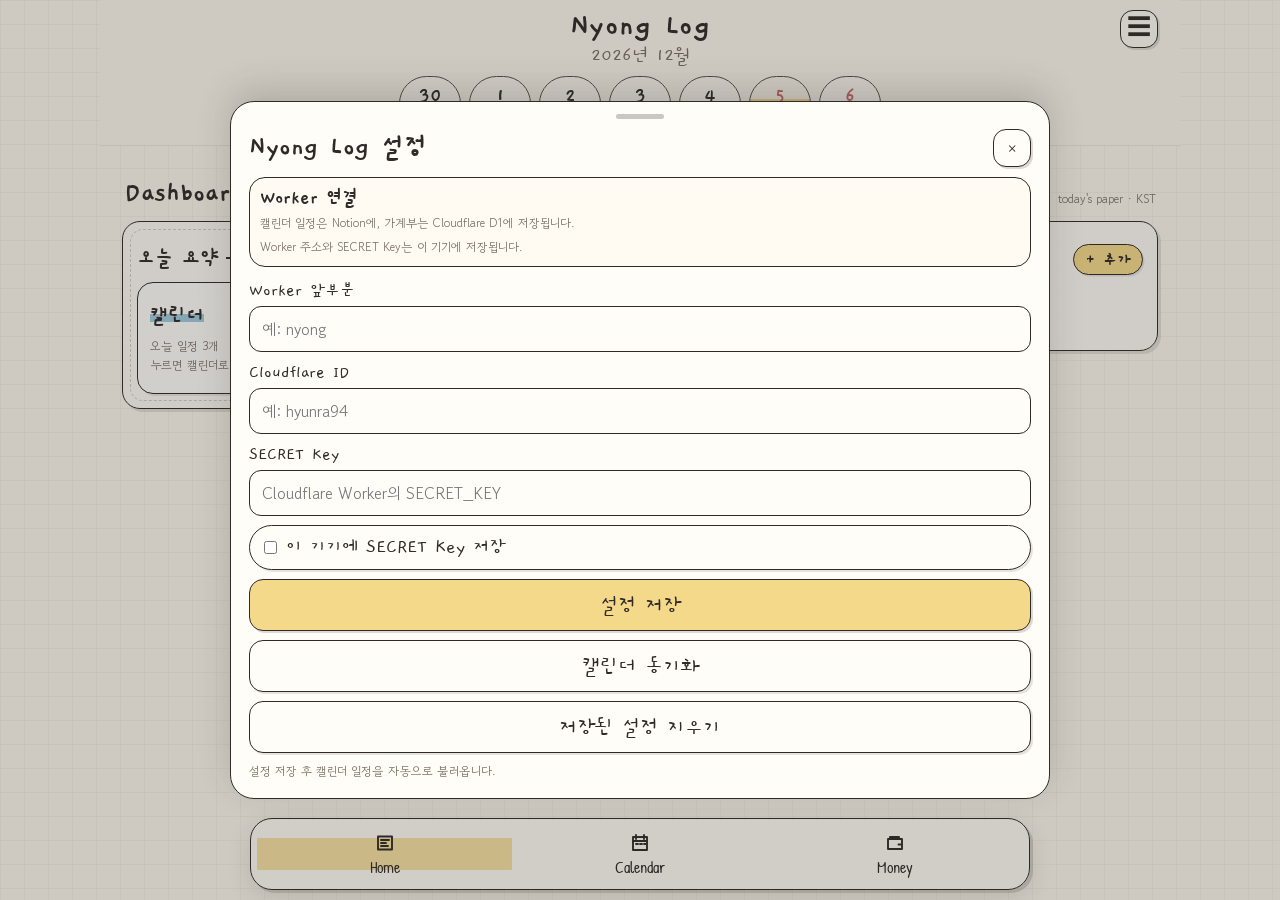
<file: index.html>
<!doctype html>
<html lang="ko">
<head>
  <meta charset="UTF-8" />
  <meta name="viewport" content="width=device-width,initial-scale=1,maximum-scale=1,user-scalable=no" />
  <title>Nyong Log</title>
  <link rel="manifest" href="./manifest.json">
  <meta name="theme-color" content="#fbf7ed">
  <meta name="application-name" content="Nyong Log">
  <meta name="mobile-web-app-capable" content="yes">
  <meta name="apple-mobile-web-app-capable" content="yes">
  <meta name="apple-mobile-web-app-title" content="Nyong Log">
  <meta name="apple-mobile-web-app-status-bar-style" content="default">
  <link rel="icon" type="image/png" sizes="192x192" href="./icons/icon-192.png">
  <link rel="shortcut icon" type="image/png" href="./icons/icon-192.png">
  <link rel="apple-touch-icon" href="./icons/icon-192.png">
  <link rel="preconnect" href="https://fonts.googleapis.com">
  <link rel="preconnect" href="https://fonts.gstatic.com" crossorigin>
  <link href="https://fonts.googleapis.com/css2?family=Gaegu:wght@300;400;700&family=Gowun+Dodum&family=Patrick+Hand&display=swap" rel="stylesheet">
  <script src="https://cdn.sheetjs.com/xlsx-latest/package/dist/xlsx.full.min.js"></script>
  <style>
    .goLink{
  display:inline-grid;
  place-items:center;
  width:24px;
  height:24px;
  border:1.2px solid var(--line);
  border-radius:999px;
  background:var(--card);
  color:var(--ink);
  text-decoration:none;
  font-family:'Gaegu';
  font-size:17px;
  line-height:1;
}

.goLink.disabled{
  opacity:.35;
  pointer-events:none;
}
    :root{--paper:#fbf7ed;--card:#fffdf7;--ink:#2f2a28;--sub:#786f65;--line:#2f2a28;--grid:#ece3d5;--blue:#9fcbdf;--yellow:#f4d98b;--pink:#e9b8b8;--green:#bfd8b8;--purple:#c9b8e8;--cal-bg:#f8f4ec;--cal-head:#cfc6a4;--cal-cell:#fffdf8;--cal-muted:#d8d3cb;--cal-sel:#f1dc8c;--cal-today:#cfe6f3;--cal-holiday:#f6dada;--cal-red:#c86a6a;--cal-line:#5a5148;--nav:66px;--sticky-h:132px;--r:18px}
    *{box-sizing:border-box} body{margin:0;min-height:100svh;background:linear-gradient(90deg,rgba(47,42,40,.035) 1px,transparent 1px),linear-gradient(rgba(47,42,40,.035) 1px,transparent 1px),var(--paper);background-size:24px 24px;color:var(--ink);font-family:'Gowun Dodum',system-ui,sans-serif} button,input,select{font:inherit;color:inherit} button{cursor:pointer;-webkit-tap-highlight-color:transparent}.app{width:min(100%,430px);min-height:100svh;margin:auto;padding:calc(var(--sticky-h) + 18px + env(safe-area-inset-top)) 14px calc(var(--nav) + 34px + env(safe-area-inset-bottom))}.sticky{position:fixed;top:0;left:50%;transform:translateX(-50%);width:min(100%,430px);z-index:60;background:rgba(251,247,237,.96);backdrop-filter:blur(10px);border-bottom:1px solid rgba(47,42,40,.08);padding:calc(10px + env(safe-area-inset-top)) 14px 10px}.stickyTop{text-align:center;margin-bottom:8px}.stickyLogo{margin:0;font-family:'Gaegu';font-size:32px;line-height:1;font-weight:700;letter-spacing:.5px}.stickyMonth{margin:4px 0 0;font-family:'Gaegu';font-size:20px;line-height:1;color:var(--sub)}.top{display:flex;align-items:center;justify-content:space-between;margin-bottom:10px}.brand{text-align:center;line-height:1}.brand h1{margin:0;font-family:'Gaegu';font-size:40px}.brand p{margin:2px 0 0;color:var(--sub);font-size:12px}.btn,.icon{border:1.7px solid var(--line);background:var(--card);border-radius:13px;box-shadow:2px 2px 0 rgba(47,42,40,.16)}.icon{min-width:38px;height:38px;display:grid;place-items:center}.dateStrip{display:flex;gap:8px;overflow:auto;padding:2px 0 4px;scrollbar-width:none}.dateStrip::-webkit-scrollbar{display:none}.pill{flex:0 0 auto;min-width:50px;padding:7px 8px;border:1.5px solid var(--cal-line);border-radius:999px;background:#fffaf4;text-align:center;font-family:'Gaegu';line-height:1}.pill strong{display:block;font-size:19px}.pill span{font-size:12px;color:var(--sub)}.pill.weekend strong,.pill.weekend span,.pill.holiday strong,.pill.holiday span{color:var(--cal-red)}.pill.holiday{border-color:#d79a9a;background:#faecec}.pill.on{background:linear-gradient(transparent 42%,var(--yellow) 42% 82%,transparent 82%)}.page{display:none}.page.on{display:block;animation:up .18s ease}@keyframes up{from{opacity:.4;transform:translateY(5px)}}.title{display:flex;justify-content:space-between;align-items:end;margin:12px 2px 10px}.title h2{margin:0;font-family:'Gaegu';font-size:29px;line-height:1}.title small{color:var(--sub);font-size:12px;text-align:right}.card{position:relative;margin-bottom:12px;padding:14px;border:1.8px solid var(--line);border-radius:var(--r);background:rgba(255,253,247,.88);box-shadow:3px 3px 0 rgba(47,42,40,.12)}.card.dash:after{content:"";position:absolute;inset:7px;border:1px dashed rgba(47,42,40,.22);border-radius:13px;pointer-events:none}.divTitle{display:flex;gap:8px;align-items:center;margin:8px 0 10px;font-family:'Gaegu';font-size:22px;font-weight:700}.divTitle:after{content:"";height:1.5px;flex:1;background:var(--line)}.grid2{display:grid;grid-template-columns:repeat(2,minmax(0,1fr));gap:10px}.mini{min-height:112px;padding:12px;border:1.6px solid var(--line);border-radius:16px;background:rgba(255,255,255,.38);box-shadow:2px 2px 0 rgba(47,42,40,.1);text-align:left}.mini h3{margin:0 0 8px;font-family:'Gaegu';font-size:22px}.mini p,.muted{margin:0;color:var(--sub);font-size:12px;line-height:1.55}.hl{background:linear-gradient(transparent 45%,var(--yellow) 45% 82%,transparent 82%)}.blue{background:linear-gradient(transparent 45%,var(--blue) 45% 82%,transparent 82%)}.pink{background:linear-gradient(transparent 45%,var(--pink) 45% 82%,transparent 82%)}.green{background:linear-gradient(transparent 45%,var(--green) 45% 82%,transparent 82%)}.purple{background:linear-gradient(transparent 45%,var(--purple) 45% 82%,transparent 82%)}ul{list-style:none;margin:0;padding:0}.list li{display:flex;gap:8px;align-items:center;padding:8px 0;border-bottom:1px solid var(--grid);font-size:14px}.list li:last-child{border-bottom:0}.check,.round{width:18px;height:18px;display:inline-grid;place-items:center;flex:0 0 auto;border:1.5px solid var(--line);background:var(--card)}.check{border-radius:4px}.round{border-radius:50%}.done{background:var(--green)}.done:before{content:"✓";font-family:'Gaegu';font-size:18px;line-height:1}.tag{margin-left:auto;display:inline-flex;white-space:nowrap;border:1.2px solid var(--line);border-radius:999px;padding:3px 8px;background:var(--card);font-size:11px}.b{background:var(--blue)}.p{background:var(--pink)}.g{background:var(--green)}.y{background:var(--yellow)}.v{background:var(--purple)}.tag.work{background:#b9dced}.tag.meeting{background:#e7c3c8}.tag.personal{background:#d8cdeb}.tag.task{background:#cfe3c7}.tabs{display:grid;grid-template-columns:1fr 1fr auto;gap:8px;margin-bottom:12px}.tab{border:1.5px solid var(--cal-line);border-radius:999px;background:#fffaf4;padding:8px 10px;font-family:'Gaegu';font-size:20px;box-shadow:2px 2px 0 rgba(47,42,40,.08)}.tab.on[data-type=schedule]{background:#d9ebf5}.tab.on[data-type=todo]{background:#dcebd6}.add{background:#f6e7a6;font-size:24px;line-height:1}.calHead{display:flex;align-items:center;justify-content:space-between;margin-bottom:10px}.calHead h3{margin:0;font-family:'Gaegu';font-size:30px}.cal{display:grid;grid-template-columns:repeat(7,1fr);gap:1px;background:var(--cal-line);border:1.6px solid var(--cal-line);border-radius:22px;overflow:hidden}.wd,.day{position:relative;padding:4px 5px;background:var(--cal-cell)}.wd{min-height:30px;text-align:center;background:var(--cal-head);font-family:'Patrick Hand';font-size:15px;color:#3f382f}.wd.weekend{color:var(--cal-red)}.day{min-height:64px;border:0;text-align:left;vertical-align:top;overflow:hidden}.day.mute{background:var(--cal-muted);color:#7d756d;opacity:1}.day.weekend .num,.day.holiday .num{color:var(--cal-red)}.day.holiday{background:var(--cal-holiday)}.num{position:relative;z-index:2;display:inline-block;font-family:'Gaegu';font-size:18px;line-height:.95}.day.today .num,.day.sel .num{display:inline-grid;place-items:center;width:24px;height:24px;border-radius:50%;border:1.2px solid var(--line)}.day.today .num{background:var(--cal-today)}.day.sel .num{background:var(--cal-sel)}.dots{position:absolute;left:8px;right:8px;bottom:5px;display:flex;gap:4px;flex-wrap:nowrap;align-items:center;justify-content:flex-start;overflow:hidden}.dot{width:8px;height:8px;flex:0 0 8px;border:1px solid rgba(47,42,40,.45);border-radius:50%;background:#ead48a}.dot.task{background:#cfe3c7}.dot.meeting{background:#e7c3c8}.dot.work{background:#b9dced}.dot.personal{background:#d8cdeb}.detail{margin-top:12px;border:1.6px solid var(--cal-line);border-radius:20px;background:#fffaf2;padding:12px}.detail h4{margin:0 0 8px;font-family:'Gaegu';font-size:24px}.group{margin-top:12px}.group:first-child{margin-top:0}.groupT{margin:0 0 6px;font-family:'Gaegu';font-size:21px}.scheduleItem{display:grid;grid-template-columns:52px 1fr auto;gap:8px;margin-bottom:8px;font-size:13px}.time{font-family:'Gaegu';font-size:17px;font-weight:700}.formGrid{display:grid;gap:8px}.row2,.moneySum,.bossTool,.bossSum{display:grid;grid-template-columns:repeat(2,minmax(0,1fr));gap:8px}.field{display:grid;gap:4px}.field label{font-family:'Gaegu';font-size:18px}.field input,.field select{width:100%;padding:10px 12px;border:1.5px solid var(--line);border-radius:12px;background:var(--card)}.moneyBox,.bossSum div{padding:10px;border:1.5px solid var(--line);border-radius:16px;background:rgba(255,255,255,.35)}.bossBulk{display:grid;grid-template-columns:repeat(2,minmax(0,1fr));gap:8px;margin:0 0 12px}.bossBulk button{border:1.5px solid var(--line);border-radius:14px;background:var(--card);padding:8px 6px;font-family:'Gaegu';font-size:19px;box-shadow:2px 2px 0 rgba(47,42,40,.1)}.bossBulk .allOn{background:var(--green)}.bossBulk .allOff{background:#faecec}.moneyBox span,.bossSum span{display:block;color:var(--sub);font-size:12px}.moneyBox strong,.bossSum strong{display:block;margin-top:4px;font-family:'Gaegu';font-size:24px}.moneyTabs{display:grid;grid-template-columns:1fr 1fr;gap:8px;margin:10px 0 12px}.moneyTab{border:1.5px solid var(--line);border-radius:999px;background:var(--card);padding:8px 10px;font-family:'Gaegu';font-size:20px;box-shadow:2px 2px 0 rgba(47,42,40,.12)}.moneyTab.on[data-type=expense]{background:var(--pink)}.moneyTab.on[data-type=income]{background:var(--green)}.moneyForm{display:none}.moneyForm.on{display:block}.moneyList li{display:grid;grid-template-columns:1fr auto;gap:8px;padding:10px 0;border-bottom:1px solid var(--grid);font-size:14px}.moneyList small{display:block;color:var(--sub);font-size:11px}.amount{font-family:'Gaegu';font-size:21px;font-weight:700}.income{color:#4f7c4f}.expense{color:#8a4b4b}.habit{width:100%;border-collapse:collapse;font-size:12px}.habit th,.habit td{border:1.2px solid var(--line);padding:7px 4px;text-align:center;background:rgba(255,253,247,.9)}.habit th{font-family:'Patrick Hand';font-size:18px;background:rgba(191,216,184,.45)}.habit th:first-child,.habit td:first-child{text-align:left;padding-left:8px}.weekCard{display:grid;grid-template-columns:1fr auto;gap:10px;align-items:center;border:1.6px solid var(--line);border-radius:18px;background:rgba(255,255,255,.35);padding:12px;margin-bottom:12px}.weekCard strong{display:block;margin-top:4px;font-family:'Gaegu';font-size:28px}.weekCard p{margin:7px 0 0;color:var(--sub);font-size:12px}.weekLabel{display:inline-flex;padding:3px 8px;border:1.2px solid var(--line);border-radius:999px;background:var(--yellow);font-size:11px}.bossAction{border:1.6px solid var(--line);border-radius:16px;padding:11px 8px;font-family:'Gaegu';font-size:21px;box-shadow:2px 2px 0 rgba(47,42,40,.14)}.setup{background:var(--purple)}.gen{background:var(--green)}.chips{display:grid;grid-template-columns:repeat(6,minmax(0,1fr));gap:5px;padding-bottom:3px}.chip{min-width:0;border:1.5px solid var(--line);border-radius:999px;background:var(--card);padding:8px 3px;font-family:'Gaegu';font-size:clamp(12px,3.4vw,18px);box-shadow:2px 2px 0 rgba(47,42,40,.1);white-space:nowrap;overflow:hidden;text-overflow:ellipsis}.chip.on{background:var(--yellow)}.bossCard{border:1.5px solid var(--line);border-radius:18px;padding:10px;background:rgba(255,255,255,.3);margin-bottom:10px}.bossTitle{display:flex;justify-content:space-between;margin-bottom:7px;font-family:'Gaegu';font-size:23px}.bossRow{display:grid;grid-template-columns:auto 1fr auto auto auto;gap:8px;align-items:center;padding:8px 0;border-bottom:1px solid var(--grid);font-size:14px}.bossDelete{width:24px;height:24px;border:1.2px solid var(--line);border-radius:999px;background:#faecec;color:#9f4f4f;font-family:'Gaegu';font-size:17px;line-height:1;display:grid;place-items:center}.bossRow:last-child{border:0}.bossName small{display:block;color:var(--sub);font-size:11px}.price{font-family:'Gaegu';font-size:18px;white-space:nowrap}.bossGrid{display:grid;gap:8px;margin:10px 0}.bossOpt{display:grid;grid-template-columns:auto 1fr auto;gap:8px;align-items:center;border:1.4px solid var(--line);border-radius:16px;padding:10px;background:rgba(255,255,255,.35)}.bossSettingSummary{position:sticky;top:0;z-index:8;margin:0 0 10px;padding:10px;border:1.4px solid var(--line);border-radius:16px;background:rgba(255,250,242,.98);backdrop-filter:blur(8px);box-shadow:0 4px 12px rgba(47,42,40,.08)}.bossSettingSummaryHead{display:flex;justify-content:space-between;align-items:center;margin-bottom:7px;font-family:'Gaegu';font-size:20px}.bossSettingSummaryList{display:flex;gap:6px;flex-wrap:wrap}.bossSettingSummary .miniTag{background:#f6e7a6}.lowBossToggle{width:100%;display:flex;align-items:center;justify-content:space-between;border:1.4px solid var(--line);border-radius:16px;background:#fffaf2;padding:10px 12px;font-family:'Gaegu';font-size:21px;box-shadow:2px 2px 0 rgba(47,42,40,.1)}.lowBossToggle span:last-child{font-size:18px}.lowBossWrap{display:grid;gap:8px}.lowBossWrap[hidden]{display:none}.bossFamily{border:1.4px solid var(--line);border-radius:16px;padding:10px;background:rgba(255,255,255,.35)}.bossFamilyTitle{display:flex;align-items:center;justify-content:space-between;margin-bottom:8px;font-family:'Gaegu';font-size:22px;line-height:1}.bossVariantRow{display:grid;grid-template-columns:repeat(2,minmax(0,1fr));gap:8px}.bossVariant{min-width:0;display:grid;grid-template-columns:auto 1fr;grid-template-areas:'check diff' 'check price';align-items:center;column-gap:7px;min-height:54px;border:1.2px solid var(--line);border-radius:14px;background:var(--card);padding:8px 7px;font-size:12px}.bossVariant input{grid-area:check;width:15px;height:15px}.bossVariantDiff{grid-area:diff;font-family:'Gaegu';font-size:19px;line-height:1.05;white-space:nowrap;overflow:hidden;text-overflow:ellipsis}.bossVariantPrice{grid-area:price;font-family:'Gaegu';font-size:15px;color:var(--sub);white-space:nowrap;overflow:hidden;text-overflow:ellipsis}.ruleBox{display:grid;gap:6px;margin-bottom:12px;padding:10px;border:1.4px solid var(--line);border-radius:16px;background:#fffaf2;font-size:12px;color:var(--sub);line-height:1.5}.ruleBox strong{font-family:'Gaegu';font-size:20px;color:var(--ink);line-height:1}.bossMeta{display:flex;gap:4px;flex-wrap:wrap;margin-top:4px}.miniTag{display:inline-flex;border:1px solid rgba(47,42,40,.55);border-radius:999px;padding:1px 6px;background:var(--card);font-size:10px;color:var(--sub)}.partySelect{width:auto;border:1.2px solid var(--line);border-radius:999px;background:var(--card);font-size:11px;padding:2px 5px}.bossBucket{margin-top:10px;border:1.2px dashed rgba(47,42,40,.35);border-radius:15px;padding:8px;background:rgba(255,255,255,.25)}.bossBucketTitle{display:flex;justify-content:space-between;align-items:center;margin-bottom:6px;font-family:'Gaegu';font-size:20px;line-height:1}.bossChip{display:grid;grid-template-columns:auto 1fr auto auto auto;gap:6px;align-items:center;padding:7px 0;border-bottom:1px solid var(--grid);font-size:13px}.bossChip:last-child{border-bottom:0}.bossChipName{min-width:0;overflow:hidden;text-overflow:ellipsis;white-space:nowrap}.bossChip.clear .bossChipName{text-decoration:line-through;color:var(--sub)}.partyMode,.otherParty{border:1.2px solid var(--line);border-radius:999px;background:var(--card);font-size:11px;padding:2px 5px;max-width:64px}.bossEmpty{margin:0;color:var(--sub);font-family:'Gaegu';font-size:17px}.warn{color:#b55b5b}.nav{position:fixed;left:50%;bottom:calc(10px + env(safe-area-inset-bottom));transform:translateX(-50%);width:min(calc(100vw - 20px),410px);height:var(--nav);display:grid;grid-template-columns:repeat(4,minmax(0,1fr));gap:0;padding:6px;background:rgba(255,253,247,.95);border:1.8px solid var(--line);border-radius:22px;box-shadow:0 8px 24px rgba(47,42,40,.12),3px 3px 0 rgba(47,42,40,.16);z-index:45;backdrop-filter:blur(10px)}.navBtn{min-width:0;border:0;background:transparent;border-radius:16px;display:flex;flex-direction:column;align-items:center;justify-content:center;gap:1px;padding:4px 0}.navBtn svg{width:21px;height:21px;stroke:var(--line);stroke-width:1.9;fill:none;stroke-linecap:round;stroke-linejoin:round}.navBtn span{max-width:100%;font-family:'Patrick Hand';font-size:clamp(11px,3.15vw,15px);white-space:nowrap;overflow:hidden;text-overflow:ellipsis}.navBtn.on{background:linear-gradient(transparent 22%,rgba(244,217,139,.78) 22% 78%,transparent 78%)}.sheetBg{position:fixed;inset:0;z-index:60;display:flex;align-items:flex-end;justify-content:center;padding:12px;background:rgba(47,42,40,.22)}.sheetBg[hidden]{display:none}.sheet{width:min(100%,430px);max-height:min(86svh,720px);overflow:auto;background:var(--card);border:1.8px solid var(--line);border-radius:24px 24px 18px 18px;box-shadow:0 -12px 34px rgba(47,42,40,.18);padding:10px 14px 16px}.handle{width:48px;height:5px;border-radius:999px;background:rgba(47,42,40,.25);margin:0 auto 10px}.sheetHead{display:flex;justify-content:space-between;align-items:center;margin-bottom:10px}.sheetHead h3{margin:0;font-family:'Gaegu';font-size:28px}.entryForm{display:grid;gap:9px}.typeToggle{display:grid;grid-template-columns:1fr 1fr;gap:8px}.typeChip{display:flex;align-items:center;justify-content:center;gap:6px;border:1.5px solid var(--line);border-radius:999px;padding:9px 10px;font-family:'Gaegu';font-size:20px;box-shadow:2px 2px 0 rgba(47,42,40,.12)}.save{border:1.7px solid var(--line);border-radius:14px;background:var(--yellow);padding:11px 12px;font-family:'Gaegu';font-size:22px;box-shadow:2px 2px 0 rgba(47,42,40,.16)}.note{margin:8px 0 0;color:var(--sub);font-family:'Gaegu';font-size:18px;line-height:1.25}.sheetNote{margin:0;color:var(--sub);font-size:12px;line-height:1.55}.sheetActions{position:sticky;bottom:-16px;display:grid;grid-template-columns:1fr 1fr;gap:8px;margin:12px -14px -16px;padding:10px 14px calc(10px + env(safe-area-inset-bottom));background:rgba(255,253,247,.96);backdrop-filter:blur(8px);border-top:1px solid rgba(47,42,40,.12)}.cancel{border:1.7px solid var(--line);border-radius:14px;background:var(--card);padding:11px 12px;font-family:'Gaegu';font-size:22px;box-shadow:2px 2px 0 rgba(47,42,40,.12)}.entryForm:not(.scheduleSel) .scheduleOnly,.entryForm:not(.todoSel) .todoOnly,.entryForm:not(.dailySel) .dailyOnly{display:none}@media(max-width:360px){.app{padding-left:10px;padding-right:10px}.sticky{width:100%;padding-left:10px;padding-right:10px}.stickyLogo{font-size:28px}.stickyMonth{font-size:18px}.day{min-height:70px}.brand h1{font-size:36px}.nav{width:calc(100vw - 14px);padding-inline:4px}.navBtn svg{width:19px;height:19px}.navBtn span{font-size:11px}.wd,.day{min-height:44px}}


    .entryForm:not(.scheduleSel):not(.todoSel) .scheduleTodoOnly{display:none}
    .entryForm:not(.appointmentSel) .appointmentOnly{display:none}
    .moodIcon{width:20px;height:20px;display:inline-block;object-fit:contain;vertical-align:middle}
    .dayMoodIcon{width:20px;height:20px;margin-left:3px;vertical-align:-4px}
    .dailyLogBox{display:grid;gap:6px;border:1px dashed rgba(47,42,40,.25);border-radius:14px;padding:8px;background:rgba(255,255,255,.32)}
    .dailyLogTop{display:flex;align-items:center;gap:6px;color:var(--sub);font-size:12px}
    .dailyLogText{font-family:'Gowun Dodum';font-size:13px;line-height:1.45}
    .day{padding-top:4px}
    .dots{bottom:6px}
.lockScreen{position:fixed;inset:0;z-index:120;display:flex;align-items:center;justify-content:center;padding:18px;background:linear-gradient(90deg,rgba(47,42,40,.045) 1px,transparent 1px),linear-gradient(rgba(47,42,40,.045) 1px,transparent 1px),var(--paper);background-size:24px 24px}
    body:not(.locked) .lockScreen{display:none}
    body.locked .app,body.locked .nav{display:none}
    body.locked{overflow:hidden}
    .lockCard{width:min(100%,390px);position:relative;padding:22px 18px 18px;border:1.8px solid var(--line);border-radius:26px;background:rgba(255,253,247,.94);box-shadow:4px 4px 0 rgba(47,42,40,.14)}
    .lockCard:after{content:"";position:absolute;inset:8px;border:1px dashed rgba(47,42,40,.22);border-radius:19px;pointer-events:none}
    .lockLogo{position:relative;z-index:1;margin:2px 0 4px;text-align:center;font-family:'Gaegu';font-size:42px;line-height:1;font-weight:700}
    .lockSub{position:relative;z-index:1;margin:0 0 18px;text-align:center;color:var(--sub);font-size:12px;line-height:1.55}
    .lockForm{position:relative;z-index:1;display:grid;gap:10px}
    .lockField{display:grid;gap:4px}
    .lockField label{font-family:'Gaegu';font-size:19px;line-height:1}
    .lockField input{width:100%;padding:11px 12px;border:1.5px solid var(--line);border-radius:14px;background:var(--card);box-shadow:1.5px 1.5px 0 rgba(47,42,40,.08)}
    .lockHint{margin:0;color:var(--sub);font-size:11px;line-height:1.45}
    .lockRemember{display:flex;align-items:center;gap:7px;color:var(--sub);font-size:12px}
    .lockRemember input{width:16px;height:16px}
    .lockBtn{border:1.7px solid var(--line);border-radius:15px;background:var(--yellow);padding:11px 12px;font-family:'Gaegu';font-size:22px;box-shadow:2px 2px 0 rgba(47,42,40,.16)}
    .lockStatus{min-height:18px;margin:0;color:#b55b5b;font-size:12px;line-height:1.45}
    .lockMiniActions{display:flex;justify-content:center;gap:8px;margin-top:4px}
    .lockMiniActions button{border:0;background:transparent;color:var(--sub);font-size:12px;text-decoration:underline;padding:4px}

  </style>
  <style>
    .calendarTools{display:grid;grid-template-columns:1fr auto;gap:8px;align-items:center;margin:-4px 0 12px}
    .calendarTools .toolBtn{border:1.5px solid var(--cal-line);border-radius:999px;background:#fffaf4;padding:8px 10px;font-family:'Gaegu';font-size:18px;box-shadow:2px 2px 0 rgba(47,42,40,.08)}
    .cancelToggle{display:inline-flex;align-items:center;justify-content:center;gap:5px;border:1.5px solid var(--cal-line);border-radius:999px;background:#faecec;padding:8px 10px;font-family:'Gaegu';font-size:18px;white-space:nowrap;box-shadow:2px 2px 0 rgba(47,42,40,.08)}
    .syncStatus{grid-column:1/-1;margin:-2px 2px 0;color:var(--sub);font-size:12px;line-height:1.45}
    .dot.canceled{background:#f3b5b5}
    .tag.canceled{background:#faecec;color:#9f4f4f}
    @media(max-width:360px){.calendarTools{grid-template-columns:1fr}.cancelToggle{justify-content:flex-start}}
  </style>

  <style>
    .stickyTop{position:relative}
    .menuBtn{position:absolute;right:0;top:0;width:38px;height:38px;border:1.6px solid var(--line);border-radius:13px;background:var(--card);box-shadow:2px 2px 0 rgba(47,42,40,.14);font-family:'Gaegu';font-size:24px;line-height:1;display:grid;place-items:center}
    .tabs{grid-template-columns:1fr 1fr auto}
    .cancelMini{min-width:54px;display:inline-flex;align-items:center;justify-content:center;gap:3px;border:1.5px solid var(--cal-line);border-radius:999px;background:#faecec;padding:8px 6px;font-family:'Gaegu';font-size:17px;box-shadow:2px 2px 0 rgba(47,42,40,.08);white-space:nowrap}
    .cancelMini input{width:14px;height:14px;margin:0}
    .syncStatus{margin:-2px 2px 10px;color:var(--sub);font-size:12px;line-height:1.45}
    .todoDoneText{text-decoration:line-through;color:var(--sub);opacity:.72}
    .todoDoneItem{opacity:.86}
    .list .check{border:1.5px solid var(--line);padding:0}

    .entrySheetHeadActions{display:flex;gap:8px;align-items:center}
    .entryDeleteBtn{background:#faecec;color:#9f4f4f}
    .scheduleItem[data-calendar-edit],.list li[data-calendar-edit]{cursor:pointer}
    .scheduleItem[data-calendar-edit]:hover,.list li[data-calendar-edit]:hover{background:rgba(255,255,255,.32);border-radius:12px}
    body.weekStripHidden{--sticky-h:76px}
    body.weekStripHidden .dateStrip{display:none}
    body.weekStripHidden .sticky{padding-bottom:8px}
    .dateStrip{transition:opacity .16s ease}
    @media(max-width:360px){.tabs{grid-template-columns:1fr 1fr auto.cancelMini{min-width:48px;font-size:15px;padding-inline:4px}.menuBtn{width:34px;height:34px}}
  </style>


  <style id="tabletResponsiveLayout">
    :root{--app-max:430px;--sheet-max:430px;--nav-max:410px}
    .app{width:min(100%,var(--app-max));}
    .sticky{width:min(100%,var(--app-max));}
    .sheet{width:min(100%,var(--sheet-max));}
    .nav{width:min(calc(100vw - 20px),var(--nav-max));}
    .calendarWide{display:block;}
    .calendarMain{min-width:0;}
    .calendarSide{min-width:0;}

    @media (min-width:700px){
      :root{--app-max:720px;--sheet-max:680px;--nav-max:620px;--sticky-h:138px;}
      .app{padding-left:22px;padding-right:22px;}
      .sticky{padding-left:22px;padding-right:22px;}
      .dateStrip{justify-content:center;}
      .pill{min-width:62px;padding:8px 11px;}
      .pill strong{font-size:21px;}
      .day{min-height:94px;padding:8px;}
      .wd{min-height:34px;font-size:17px;}
      .num{font-size:20px;}
      .dots{left:10px;right:10px;bottom:10px;}
      .dot{width:9px;height:9px;flex-basis:9px;}
      .sheetBg{align-items:center;}
      .sheet{max-height:min(82svh,760px);border-radius:24px;padding:12px 18px 18px;}
      .nav{height:72px;}
      .navBtn svg{width:24px;height:24px;}
      .navBtn span{font-size:16px;}
    }

    @media (min-width:960px){
      :root{--app-max:960px;--sheet-max:760px;--nav-max:720px;--sticky-h:142px;}
      .app{padding-top:calc(var(--sticky-h) + 24px + env(safe-area-inset-top));}
      .calendarCard{padding:16px;}
      .calendarWide{display:grid;grid-template-columns:minmax(0,1.25fr) minmax(280px,.75fr);gap:14px;align-items:start;}
      .calendarWide .detail{margin-top:0;position:sticky;top:calc(var(--sticky-h) + 16px);max-height:calc(100svh - var(--sticky-h) - var(--nav) - 58px);overflow:auto;}
      .day{min-height:108px;}
      #dashboard.page.on,#budget.page.on,#boss.page.on{display:grid;grid-template-columns:repeat(2,minmax(0,1fr));gap:14px;align-items:start;}
      #dashboard .title,#budget .title,#boss .title,#calendar .title{grid-column:1/-1;margin-bottom:0;}
      #dashboard .card,#budget .card,#boss .card{margin-bottom:0;}.moneyTopBar{grid-column:1/-1;}
      #budget article:last-child{grid-column:1/-1;}
      .moneyTabs{margin-top:12px;}
      .chips{grid-template-columns:repeat(6,minmax(0,1fr));}
    }

    @media (min-width:1180px){
      :root{--app-max:1080px;--sheet-max:820px;--nav-max:780px;}
      .calendarWide{grid-template-columns:minmax(0,1.35fr) minmax(310px,.65fr);gap:16px;}
      .day{min-height:116px;}
    }
  </style>



  
  <style id="calendarFloatingTopV35">
    .calendarTopBar{
      position:sticky;
      top:calc(var(--sticky-h) + 8px + env(safe-area-inset-top));
      z-index:44;
      display:grid;
      grid-template-columns:40px 1fr 40px;
      gap:8px;
      align-items:center;
      margin:2px 0 12px;
      padding:9px 10px;
      border:1.6px solid var(--line);
      border-radius:18px;
      background:rgba(255,250,242,.96);
      backdrop-filter:blur(10px);
      box-shadow:2px 2px 0 rgba(47,42,40,.12),0 6px 18px rgba(47,42,40,.08);
    }
    .calendarMonthTitle{
      text-align:center;
      font-family:'Gaegu';
      font-size:31px;
      line-height:1;
      font-weight:700;
      cursor:pointer;
      -webkit-tap-highlight-color:transparent;
    }
    .calendarMonthBtn{
      height:38px;
      border:1.6px solid var(--line);
      border-radius:14px;
      background:var(--card);
      box-shadow:2px 2px 0 rgba(47,42,40,.12);
      font-family:'Gaegu';
      font-size:27px;
      line-height:1;
      display:grid;
      place-items:center;
    }
    .calendarTabs{margin-bottom:10px}
    .calendarFab{
      position:fixed;
      right:calc(18px + env(safe-area-inset-right));
      bottom:calc(var(--nav) + 26px + env(safe-area-inset-bottom));
      z-index:46;
      width:56px;
      height:56px;
      border:1.9px solid var(--line);
      border-radius:999px;
      background:var(--yellow);
      box-shadow:4px 4px 0 rgba(47,42,40,.16),0 10px 28px rgba(47,42,40,.14);
      font-family:'Gaegu';
      font-size:34px;
      line-height:1;
      display:grid;
      place-items:center;
    }
    #calendar:not(.on) .calendarFab{display:none}
    @media (min-width:700px){
      .calendarFab{right:calc((100vw - var(--app-max))/2 + 32px);bottom:calc(var(--nav) + 30px)}
    }
    @media (min-width:960px){
      .calendarTopBar{grid-column:1/-1}
      .calendarFab{right:calc((100vw - var(--app-max))/2 + 40px)}
    }
    @media(max-width:360px){
      .calendarMonthTitle{font-size:27px}
      .calendarTopBar{grid-template-columns:36px 1fr 36px;padding-inline:8px}
      .calendarMonthBtn{height:34px;font-size:24px}
    }
  </style>

  <style id="moneyLogV15Style">
    .moneyTopBar{position:sticky;top:calc(var(--sticky-h) + 8px + env(safe-area-inset-top));z-index:44;display:grid;grid-template-columns:40px 1fr 40px;gap:8px;align-items:center;margin:2px 0 12px;padding:9px 10px;border:1.6px solid var(--line);border-radius:18px;background:rgba(255,250,242,.96);backdrop-filter:blur(10px);box-shadow:2px 2px 0 rgba(47,42,40,.12),0 6px 18px rgba(47,42,40,.08)}
    .moneyMonthTitle{text-align:center;font-family:'Gaegu';font-size:31px;line-height:1;font-weight:700}
    .moneyMonthBtn{height:38px;border:1.6px solid var(--line);border-radius:14px;background:var(--card);box-shadow:2px 2px 0 rgba(47,42,40,.12);font-family:'Gaegu';font-size:27px;line-height:1;display:grid;place-items:center}
    .moneySummaryGrid{display:grid;grid-template-columns:repeat(2,minmax(0,1fr));gap:8px}
    .moneySummaryBox{padding:11px 10px;border:1.5px solid var(--line);border-radius:16px;background:rgba(255,255,255,.35)}
    .moneySummaryBox span{display:block;color:var(--sub);font-size:12px}.moneySummaryBox strong{display:block;margin-top:4px;font-family:'Gaegu';font-size:24px;line-height:1.05}
    .moneySummaryBox.balance{grid-column:1/-1;background:#fffaf2}
    .moneySummaryBox.waste{background:#fff7df}.moneySummaryBox.waste strong{font-size:22px}
    .moneyStatus{margin:8px 2px 0;color:var(--sub);font-size:12px;line-height:1.45}
    .moneyMiniCal{display:grid;grid-template-columns:repeat(7,1fr);gap:1px;background:var(--cal-line);border:1.5px solid var(--cal-line);border-radius:20px;overflow:hidden}
    .moneyWd,.moneyDay{background:var(--cal-cell);min-height:34px;padding:5px;text-align:left;position:relative}
    .moneyWd{text-align:center;background:var(--cal-head);font-family:'Patrick Hand';font-size:15px;min-height:29px;color:#3f382f}.moneyWd.weekend{color:var(--cal-red)}
    .moneyDay{border:0}.moneyDay.incomeOnly{background:#d9ebf5}.moneyDay.expenseOnly{background:#f8dddd}.moneyDay.both{background:#eadff6}.moneyDay.wasteFlag:after{content:"";position:absolute;right:6px;top:6px;width:7px;height:7px;border:1px solid rgba(47,42,40,.45);border-radius:999px;background:#f4d98b}.moneyDay.mute{background:var(--cal-muted);opacity:.82}.moneyDay.mute.incomeOnly{background:#d6dde0}.moneyDay.mute.expenseOnly{background:#e6d8d8}.moneyDay.mute.both{background:#ddd8e3}.moneyDay.today .moneyNum,.moneyDay.sel .moneyNum{display:inline-grid;place-items:center;width:22px;height:22px;border:1.1px solid var(--line);border-radius:999px}.moneyDay.today .moneyNum{background:var(--cal-today)}.moneyDay.sel .moneyNum{background:var(--cal-sel)}
    .moneyNum{font-family:'Gaegu';font-size:17px;line-height:1}.moneyDay.weekend .moneyNum{color:var(--cal-red)}
    .moneyDots{position:absolute;left:6px;right:6px;bottom:6px;display:flex;gap:4px}.moneyDot{width:8px;height:8px;border:1px solid rgba(47,42,40,.45);border-radius:999px}.moneyDot.income{background:#b9dced}.moneyDot.expense{background:#e7c3c8}.moneyDot.waste{background:#f4d98b}
    .moneyRecordHead{display:flex;align-items:center;justify-content:space-between;gap:8px}.moneyRecordTotals{margin:-2px 2px 8px;text-align:right;color:var(--sub);font-size:11px;line-height:1.35}.moneyClearFilter{border:1.2px solid var(--line);border-radius:999px;background:var(--card);font-size:12px;padding:4px 8px;box-shadow:1.5px 1.5px 0 rgba(47,42,40,.08)}
    .moneyRecords li{display:grid;grid-template-columns:1fr auto auto;align-items:center;gap:8px;padding:10px 0;border-bottom:1px solid var(--grid);font-size:14px}.moneyRecords li:last-child{border-bottom:0}.moneyRecords small{display:block;color:var(--sub);font-size:11px;line-height:1.45;margin-top:2px}.moneyRecords .amount{font-family:'Gaegu';font-size:21px;font-weight:700;white-space:nowrap}.moneyRecords .wasteTag{display:inline-flex;margin-left:4px;border:1px solid rgba(47,42,40,.45);border-radius:999px;padding:0 5px;background:#f6e7a6;color:#806b2f;font-size:10px}
    .moneyEmpty{margin:0;color:var(--sub);font-family:'Gaegu';font-size:18px;line-height:1.4}.moneyFab{position:fixed;right:calc(18px + env(safe-area-inset-right));bottom:calc(var(--nav) + 26px + env(safe-area-inset-bottom));z-index:46;width:56px;height:56px;border:1.9px solid var(--line);border-radius:999px;background:var(--yellow);box-shadow:4px 4px 0 rgba(47,42,40,.16),0 10px 28px rgba(47,42,40,.14);font-family:'Gaegu';font-size:34px;line-height:1;display:grid;place-items:center}
    #budget:not(.on) .moneyFab{display:none}.moneyTypeTabs{display:grid;grid-template-columns:1fr 1fr;gap:8px}.moneyTypeBtn{border:1.5px solid var(--line);border-radius:999px;background:var(--card);padding:9px 10px;font-family:'Gaegu';font-size:20px;box-shadow:2px 2px 0 rgba(47,42,40,.12)}.moneyTypeBtn.on[data-money-type="expense"]{background:var(--pink)}.moneyTypeBtn.on[data-money-type="income"]{background:var(--blue)}.moneyExpenseOnly[hidden],.moneyIncomeOnly[hidden]{display:none!important}.moneyRecordFilterBtn.on[data-filter-type="all"]{background:#f4e4a8}.moneyRecordFilterBtn.on[data-filter-type="income"]{background:#c4dff0}.moneyRecordFilterBtn.on[data-filter-type="expense"]{background:#f2cece}.moneyRecordFilterBtn{transition:opacity .15s,filter .15s}.moneyRecordFilterBtn.on{opacity:1!important;filter:none!important}.moneyRecordFilterBtn:not(.on){opacity:.4;filter:saturate(.3)}#moneyRecordFilterTabs[data-active-filter="all"] .moneyRecordFilterBtn[data-filter-type="income"]{opacity:1!important;filter:none!important;background:#c4dff0}#moneyRecordFilterTabs[data-active-filter="all"] .moneyRecordFilterBtn[data-filter-type="expense"]{opacity:1!important;filter:none!important;background:#f2cece}


    .moneySheetHeadActions{display:flex;gap:8px;align-items:center}
    .moneyDeleteBtn{background:#faecec;color:#9f4f4f}
    .moneyCheckRow{display:grid;grid-template-columns:1fr 1fr;gap:8px}
    .moneyCheckRow .typeChip{justify-content:flex-start;font-size:17px;padding:9px 10px}
    .moneyRecordItem{cursor:pointer}
    .moneyRecordItem:hover{background:rgba(255,255,255,.32)}
    .moneyStatsFab{right:calc(18px + env(safe-area-inset-right) + 66px);background:var(--blue);font-size:25px}
    .moneyMonthTitle{cursor:pointer;-webkit-tap-highlight-color:transparent}
    .moneyStatsHead{display:flex;justify-content:space-between;align-items:center;margin:4px 0 10px;color:var(--sub);font-size:12px;line-height:1.45}
    .moneyStatsTotal{font-family:'Gaegu';font-size:21px;color:var(--ink)}
    .moneyStatsList{display:grid;gap:8px;margin-top:10px}
    .moneyStatsRow{border:1.4px solid var(--line);border-radius:16px;background:rgba(255,255,255,.35);padding:10px;display:grid;grid-template-columns:1fr auto;gap:8px;align-items:center}
    .moneyStatsRow strong{font-family:'Gaegu';font-size:20px;line-height:1.1}
    .moneyStatsRow small{display:block;margin-top:4px;color:var(--sub);font-size:11px}
    .moneyStatsRow .amount{font-size:22px}
    .moneyStatsEmpty{margin:0;color:var(--sub);font-family:'Gaegu';font-size:18px;line-height:1.4;text-align:center;padding:16px 4px}

    @media (min-width:700px){.moneyDay{min-height:58px}.moneyWd{min-height:33px;font-size:17px}.moneyFab{right:calc((100vw - var(--app-max))/2 + 32px);bottom:calc(var(--nav) + 30px)}.moneyStatsFab{right:calc((100vw - var(--app-max))/2 + 98px)}}
    @media (min-width:960px){.moneyFab{right:calc((100vw - var(--app-max))/2 + 40px)}.moneyStatsFab{right:calc((100vw - var(--app-max))/2 + 106px)}.moneyDay{min-height:64px}}

    /* v24 money UI polish */
    .moneySummaryGrid{grid-template-columns:repeat(10,minmax(0,1fr))!important}
    .moneySummaryGrid .moneySummaryBox:nth-child(1),.moneySummaryGrid .moneySummaryBox:nth-child(2){grid-column:span 5}
    .moneySummaryGrid .moneySummaryBox:nth-child(3){grid-column:span 4}
    .moneySummaryBox.balance{grid-column:span 6!important}
    #moneyStatsSheet .sheetHead{position:sticky;top:-10px;z-index:12;margin:0 -2px 10px;padding:8px 0 10px;background:rgba(255,253,247,.98);backdrop-filter:blur(10px);border-bottom:1px solid rgba(47,42,40,.12)}
    #moneyStatsSheet .sheetHead h3{font-size:30px}
    .moneyStatsTabs{grid-template-columns:1fr 1fr auto}.moneyStatsViewBtn{border:1.5px solid var(--line);border-radius:999px;background:#fffaf4;padding:9px 10px;font-family:'Gaegu';font-size:20px;box-shadow:2px 2px 0 rgba(47,42,40,.12);transition:opacity .15s,filter .15s}
    .moneyStatsViewBtn.on{background:#f4e4a8}
    .moneyStatsTypeBtn{transition:opacity .15s,filter .15s}
    .moneyStatsTypeBtn.on[data-stats-type="expense"]{background:#f2cece}
    .moneyStatsTypeBtn.on[data-stats-type="income"]{background:#c4dff0}
    .moneyStatsTabs:has(.moneyStatsTypeBtn.on) .moneyStatsTypeBtn:not(.on){opacity:.4;filter:saturate(.3)}
    .moneyStatsTypeBtn:not(.on){opacity:.4;filter:saturate(.3)}
    .moneyStatsList.chartMode{gap:10px}
    .moneyChartRow{border:1.4px solid var(--line);border-radius:16px;background:rgba(255,255,255,.35);padding:10px;display:grid;gap:7px}
    .moneyChartTop{display:flex;justify-content:space-between;gap:8px;align-items:center;font-family:'Gaegu';font-size:20px;line-height:1.1}
    .moneyChartMeta{color:var(--sub);font-size:11px;line-height:1.35}
    .moneyChartTrack{height:13px;border:1px solid rgba(47,42,40,.45);border-radius:999px;background:#fffaf2;overflow:hidden}
    .moneyChartFill{height:100%;border-radius:999px;background:var(--pink)}
    .moneyChartFill.income{background:var(--blue)}
    .moneyDonutSvg{width:100%;max-width:220px;display:block;margin:0 auto 14px}
    .moneyStatsLegend{display:grid;gap:4px}
    .moneyStatsLegendRow{display:grid;grid-template-columns:14px 1fr auto auto;gap:6px;align-items:center;font-size:13px;padding:5px 0;border-bottom:1px solid var(--grid)}
    .moneyStatsLegendRow:last-child{border-bottom:0}
    .moneyStatsLegendDot{width:14px;height:14px;border-radius:4px;border:1px solid rgba(47,42,40,.3)}
    .moneyStatsLegendCat{min-width:0;overflow:hidden;text-overflow:ellipsis;white-space:nowrap}
    .moneyStatsLegendPct{font-family:'Gaegu';font-size:15px;color:var(--sub)}
    .moneyStatsAccordion{display:block!important;cursor:pointer}
    .moneyStatsRowHead{display:grid;grid-template-columns:1fr auto auto;gap:8px;align-items:center}
    .moneyStatsToggle{font-size:16px;color:var(--sub);line-height:1;user-select:none}
    .moneyStatsDetailList{margin-top:8px}
    .moneyStatsDetailList[hidden]{display:none!important}
    .moneyStatsDetailRow{display:grid;grid-template-columns:auto 1fr auto;gap:8px;align-items:center;padding:6px 0;border-bottom:1px solid var(--grid);font-size:13px}
    .moneyStatsDetailRow:last-child{border-bottom:0}
    .moneyStatsDetailDate{font-family:'Gaegu';font-size:15px;color:var(--sub);white-space:nowrap}
    .moneyFabIcon{font-size:27px;line-height:1;filter:drop-shadow(1px 1px 0 rgba(255,255,255,.65))}
    .moneyStatsFab{background:#d9ebf5}
    .moneyCalcOpenBtn{min-width:46px;width:46px;padding:0;border-radius:15px;background:#f6e7a6;font-size:22px;display:grid;place-items:center}
    .moneyCalcOpenBtn .moneyFabIcon{font-size:23px}
    @media(max-width:360px){.moneySummaryBox strong{font-size:21px}.moneySummaryBox.waste strong{font-size:19px}.moneyStatsViewBtn{font-size:18px;padding-inline:7px}}
  </style>


  <style id="moneyCalculatorStyles">
    .moneyAmountControl{display:grid;grid-template-columns:minmax(0,1fr) auto;gap:8px;align-items:center}
    .moneyAmountControl input{min-width:0}
    .moneyCalcOpenBtn{height:43px;min-width:58px;border:1.5px solid var(--line);border-radius:13px;background:var(--card);box-shadow:2px 2px 0 rgba(47,42,40,.12);font-family:'Gaegu';font-size:18px;white-space:nowrap;padding:0 10px}
    .moneyCalcSheet{max-width:390px}
    .calcDisplayRow{display:grid;grid-template-columns:minmax(0,1fr) 48px;gap:8px;align-items:stretch;margin:4px 0 12px}
    .calcDisplay{min-height:54px;border:1.6px solid var(--line);border-radius:17px;background:#fffaf2;padding:12px;font-family:'Gaegu';font-size:28px;line-height:1.1;text-align:right;word-break:break-all}
    .calcPad{display:grid;grid-template-columns:repeat(4,minmax(0,1fr));gap:8px}
    .calcBtn{border:1.5px solid var(--line);border-radius:15px;background:var(--card);min-height:48px;font-family:'Gaegu';font-size:24px;box-shadow:2px 2px 0 rgba(47,42,40,.12)}
    .calcBtn.op{background:#d9ebf5}
    .calcBtn.danger{background:#faecec}
    .calcBtn.equal{background:var(--yellow)}
    .calcBtn.enter{background:var(--green)}
    .calcBackBtn{min-height:54px;font-size:22px;background:#fffaf2}
    .calcStatus{min-height:18px;margin:10px 2px 0;color:#b55b5b;font-size:12px}
    @media(max-width:360px){.moneyCalcOpenBtn{min-width:48px;font-size:16px;padding-inline:7px}.calcBtn{min-height:44px;font-size:22px}.calcDisplayRow{grid-template-columns:minmax(0,1fr) 44px}}
  
    .calcIconImg{width:28px;height:28px;display:block;object-fit:contain;filter:drop-shadow(1px 1px 0 rgba(255,255,255,.65))}
    .moneySaveActions{display:grid;grid-template-columns:1fr 1fr;gap:8px}
    .moneySaveActions .save,.moneySaveActions .cancel{width:100%}
    @media(max-width:360px){.calcIconImg{width:24px;height:24px}.moneySaveActions{grid-template-columns:1fr}}

  
    .statsIconImg{width:28px;height:28px;display:block;object-fit:contain;filter:drop-shadow(1px 1px 0 rgba(255,255,255,.65))}
    .calcBtn.span2{grid-column:span 2}
    @media (min-width:960px){
      #budget.page.on{display:flex!important;flex-wrap:wrap;gap:14px;align-items:flex-start}
      #budget.page.on>.title,#budget.page.on>.moneyTopBar{width:100%}
      #budget.page.on>article:nth-of-type(1),#budget.page.on>article:nth-of-type(3){flex:0 0 calc(50% - 7px);width:calc(50% - 7px)}
      #budget.page.on>article:nth-of-type(2){flex:0 0 calc(50% - 7px);width:calc(50% - 7px);align-self:flex-start}
    }
    @media (min-width:1180px){
      #budget.page.on>article:nth-of-type(1),#budget.page.on>article:nth-of-type(3){flex-basis:calc(50% - 8px);width:calc(50% - 8px)}
      #budget.page.on>article:nth-of-type(2){flex-basis:calc(50% - 8px);width:calc(50% - 8px)}
    }

  </style>
<style id="dailyLogInlineFixV44">
    .dailyLogGroup{
      margin:6px 0 12px!important;
      padding:0!important;
      border:0!important;
      background:transparent!important;
    }
    .dailyLogHead{
      display:flex!important;
      align-items:center!important;
      justify-content:flex-start!important;
      gap:8px!important;
      margin:2px 0 7px!important;
      padding:0!important;
      border:0!important;
      background:transparent!important;
    }
    .dailyLogTitle{
      display:inline-block!important;
      font-family:'Gaegu'!important;
      font-size:24px!important;
      line-height:1.1!important;
      font-weight:700!important;
      background:linear-gradient(transparent 54%, rgba(233,184,184,.72) 0)!important;
      padding:0 4px!important;
    }
    .dailyAddBtn{
      width:30px!important;
      height:30px!important;
      min-width:30px!important;
      border:1.5px solid var(--line)!important;
      border-radius:999px!important;
      background:var(--yellow)!important;
      box-shadow:1.5px 1.5px 0 rgba(47,42,40,.12)!important;
      font-family:'Gaegu'!important;
      font-size:21px!important;
      line-height:1!important;
      display:inline-grid!important;
      place-items:center!important;
      padding:0!important;
    }
    .dailyLogItems{
      display:grid!important;
      gap:4px!important;
      margin:0!important;
      padding:0!important;
      border:0!important;
      background:transparent!important;
    }
    .dailyLogBox{
      display:flex!important;
      align-items:center!important;
      gap:10px!important;
      margin:0!important;
      padding:0 4px!important;
      border:0!important;
      border-radius:0!important;
      outline:0!important;
      background:transparent!important;
      box-shadow:none!important;
      cursor:pointer!important;
    }
    .dailyLogBox:hover{
      background:rgba(255,255,255,.28)!important;
      border-radius:10px!important;
    }
    .dailyLogBox .moodIcon{
      width:42px!important;
      height:42px!important;
      flex:0 0 42px!important;
      object-fit:contain!important;
    }
    .dailyLogText{
      display:inline-block!important;
      min-width:0!important;
      font-family:'Gowun Dodum'!important;
      font-size:15px!important;
      line-height:1.45!important;
      text-decoration:underline!important;
      text-decoration-thickness:1px!important;
      text-underline-offset:4px!important;
      text-decoration-color:rgba(47,42,40,.38)!important;
      word-break:keep-all!important;
    }
    @media(max-width:430px){
      .dailyLogTitle{font-size:23px!important}
      .dailyAddBtn{width:28px!important;height:28px!important;min-width:28px!important;font-size:20px!important}
      .dailyLogBox{gap:8px!important;padding:0 3px!important}
      .dailyLogBox .moodIcon{width:38px!important;height:38px!important;flex-basis:38px!important}
      .dailyLogText{font-size:14px!important}
    }
  </style>


  <style id="calendarCompactCellsV45">
    /* 캘린더 날짜칸 전체 높이 압축 */
    #calendar .cal{
      border-radius:18px!important;
    }
    #calendar .wd{
      min-height:24px!important;
      height:24px!important;
      padding:2px 3px!important;
      line-height:1!important;
      display:flex!important;
      align-items:center!important;
      justify-content:center!important;
    }
    #calendar .day{
      position:relative!important;
      min-height:42px!important;
      height:42px!important;
      padding:2px 4px!important;
      overflow:hidden!important;
      vertical-align:top!important;
    }
    #calendar .day .num{
      position:absolute!important;
      top:2px!important;
      left:5px!important;
      z-index:3!important;
      margin:0!important;
      line-height:1!important;
      font-size:16px!important;
    }
    #calendar .day.today .num,
    #calendar .day.sel .num{
      width:21px!important;
      height:21px!important;
      display:grid!important;
      place-items:center!important;
      top:1px!important;
      left:4px!important;
    }
    #calendar .dayMoodIcon{
      top:2px!important;
      right:3px!important;
      width:16px!important;
      height:16px!important;
    }
    #calendar .dots{
      left:6px!important;
      right:6px!important;
      bottom:4px!important;
      gap:3px!important;
    }
    #calendar .dot{
      width:7px!important;
      height:7px!important;
      flex-basis:7px!important;
    }

    @media (min-width:700px){
      #calendar .wd{
        min-height:26px!important;
        height:26px!important;
      }
      #calendar .day{
        min-height:50px!important;
        height:50px!important;
      }
      #calendar .day .num{
        top:3px!important;
        left:6px!important;
        font-size:17px!important;
      }
      #calendar .day.today .num,
      #calendar .day.sel .num{
        width:22px!important;
        height:22px!important;
        top:2px!important;
        left:5px!important;
      }
      #calendar .dayMoodIcon{
        top:3px!important;
        right:4px!important;
        width:18px!important;
        height:18px!important;
      }
    }

    @media (min-width:960px){
      #calendar .wd{
        min-height:28px!important;
        height:28px!important;
      }
      #calendar .day{
        min-height:58px!important;
        height:58px!important;
      }
      #calendar .dayMoodIcon{
        width:20px!important;
        height:20px!important;
      }
    }

    @media (min-width:1180px){
      #calendar .day{
        min-height:62px!important;
        height:62px!important;
      }
    }
  </style>


  <style id="todayButtonsAndMoodGapV46">
    .calendarTopBar{grid-template-columns:40px 1fr auto 40px!important}
    .moneyTopBar{grid-template-columns:40px 1fr auto 40px!important}
    .calendarTodayBtn,.moneyTodayBtn{
      height:34px;
      min-width:46px;
      padding:0 9px;
      border:1.5px solid var(--line);
      border-radius:999px;
      background:#fffaf4;
      box-shadow:2px 2px 0 rgba(47,42,40,.10);
      font-family:'Gaegu';
      font-size:18px;
      line-height:1;
      white-space:nowrap;
    }
    #calendar .dayMoodIcon{
      left:26px!important;
      right:auto!important;
      top:2px!important;
      width:17px!important;
      height:17px!important;
    }
    #calendar .day.sel .dayMoodIcon,
    #calendar .day.today .dayMoodIcon{
      left:29px!important;
    }
    @media (min-width:700px){
      #calendar .dayMoodIcon{
        left:30px!important;
        right:auto!important;
        top:3px!important;
        width:19px!important;
        height:19px!important;
      }
      #calendar .day.sel .dayMoodIcon,
      #calendar .day.today .dayMoodIcon{
        left:32px!important;
      }
    }
    @media(max-width:360px){
      .calendarTopBar,.moneyTopBar{grid-template-columns:36px 1fr auto 36px!important;gap:6px!important}
      .calendarTodayBtn,.moneyTodayBtn{height:31px;min-width:39px;padding:0 7px;font-size:16px}
      #calendar .dayMoodIcon{left:24px!important;width:16px!important;height:16px!important}
      #calendar .day.sel .dayMoodIcon,#calendar .day.today .dayMoodIcon{left:27px!important}
    }
  </style>




  <style id="moneyDuplicateGuardV63">
    .moneySaveActions button:disabled{
      opacity:.55;
      pointer-events:none;
      filter:saturate(.8);
    }
    .moneyTitleEditBtn{
      border:1.1px solid rgba(47,42,40,.45);
      border-radius:999px;
      background:var(--card);
      padding:3px 9px;
      font-family:'Gaegu';
      font-size:14px;
      line-height:1;
      color:var(--sub);
      white-space:nowrap;
    }
    .moneyTitleEditBtn:active{background:var(--yellow)}
    .dot.nyong{background:#c0bdb6;border-color:rgba(47,42,40,.25)}
    .tag.nyong{background:#e0ddd8;color:#5a5550}
    #entryProjectField{display:none!important}
    .entryKindToggle{display:grid;grid-template-columns:1fr 1fr;gap:8px}
    .entryKindBtn{
      border:1.5px solid var(--line);
      border-radius:999px;
      background:var(--card);
      padding:8px 10px;
      font-family:'Gaegu';
      font-size:20px;
      box-shadow:2px 2px 0 rgba(47,42,40,.08);
    }
    .entryKindBtn.on{background:var(--yellow);box-shadow:2px 2px 0 rgba(47,42,40,.16)}
    .entryKindBtn[data-kind="nyong"].on{background:#e0ddd8}
    #entrySubjectField{display:none}
    #ddayBlock .divTitle::after{display:none}
    #ddayBlock .divTitle{justify-content:space-between}
    .ddayAddBtn{
      border:1.4px solid var(--line);
      border-radius:999px;
      background:var(--yellow);
      padding:4px 11px;
      font-family:'Gaegu';
      font-size:17px;
      box-shadow:1.5px 1.5px 0 rgba(47,42,40,.12);
    }
    .ddayAddBtn:active{filter:brightness(.95)}
    #ddayList{display:grid;gap:7px}
    .ddayRow{
      display:grid;
      grid-template-columns:1fr auto;
      gap:10px;
      align-items:center;
      width:100%;
      padding:10px 12px;
      border:1.4px solid var(--line);
      border-radius:14px;
      background:rgba(255,255,255,.42);
      box-shadow:2px 2px 0 rgba(47,42,40,.08);
      text-align:left;
    }
    .ddayRow:active{background:rgba(244,217,139,.28)}
    .ddayName{
      display:block;
      font-family:'Gaegu';
      font-size:20px;
      line-height:1.1;
    }
    .ddaySub{
      display:block;
      color:var(--sub);
      font-size:11px;
      margin-top:3px;
    }
    .ddayBadge{
      font-family:'Gaegu';
      font-size:19px;
      font-weight:700;
      white-space:nowrap;
      padding:4px 12px;
      border:1.4px solid var(--line);
      border-radius:999px;
      background:var(--card);
      box-shadow:1.5px 1.5px 0 rgba(47,42,40,.1);
    }
    .ddayBadge.soon{background:var(--green);border-color:var(--line)}
    .ddayBadge.today{background:var(--purple);border-color:var(--line)}
    .ddayBadge.past{background:transparent;color:var(--sub);border-color:rgba(47,42,40,.2);box-shadow:none}
    .ddayEmpty{margin:4px 0;color:var(--sub);font-size:13px;text-align:center;padding:12px 0}
  </style>


  <style id="calendarAllDayTimeV64">
    .scheduleItem .time.empty{
      justify-self:start;
      align-self:center;
      display:inline-flex;
      align-items:center;
      justify-content:center;
      min-width:34px;
      padding:2px 6px;
      border:1.1px solid rgba(47,42,40,.38);
      border-radius:999px;
      background:#fff3d8;
      color:#7a6a55;
      font-family:'Gaegu';
      font-size:15px;
      line-height:1;
      font-weight:700;
      box-shadow:1px 1px 0 rgba(47,42,40,.06);
    }
    .schedulePopup .time.empty{
      font-size:14px;
    }
  </style>


  <style id="entryToggleUXV66">
    #entryForm .typeChip:has(input:checked){
      background:var(--yellow);
      box-shadow:2px 2px 0 rgba(47,42,40,.16);
    }
  </style>


  <style id="dailyMoodCellBackgroundV68">
    #calendar .day.hasMoodBg::after{
      content:"";
      position:absolute;
      inset:4px;
      background-image:var(--mood-bg);
      background-repeat:no-repeat;
      background-position:center;
      background-size:min(72%, 42px) min(72%, 42px);
      opacity:.18;
      z-index:1;
      pointer-events:none;
      filter:saturate(.98);
    }
    #calendar .day.hasMoodBg.sel::after,
    #calendar .day.hasMoodBg.today::after{
      opacity:.14;
    }
    #calendar .day .num,
    #calendar .day .dots{
      position:relative;
      z-index:3;
    }
    #calendar .dayMoodIcon{
      display:none!important;
    }
    @media(max-width:430px){
      #calendar .day.hasMoodBg::after{
        inset:3px;
        background-size:min(78%, 38px) min(78%, 38px);
        opacity:.2;
      }
    }
    @media(min-width:700px){
      #calendar .day.hasMoodBg::after{
        background-size:min(72%, 48px) min(72%, 48px);
      }
    }
  </style>


  <style id="calendarDotBottomFixV69">
    #calendar .day .dots{
      position:absolute!important;
      left:6px!important;
      right:6px!important;
      bottom:4px!important;
      display:flex!important;
      gap:3px!important;
      flex-wrap:nowrap!important;
      align-items:center!important;
      justify-content:flex-start!important;
      overflow:hidden!important;
      z-index:4!important;
    }
    #calendar .day .num{
      z-index:5!important;
    }
    #calendar .day.hasMoodBg::after{
      z-index:1!important;
    }
    @media(max-width:430px){
      #calendar .day .dots{
        left:6px!important;
        right:6px!important;
        bottom:4px!important;
      }
    }
  </style>


  <style id="viewModeWorkV70">
    body.viewWork .nav{
      grid-template-columns:repeat(2,minmax(0,1fr))!important;
      width:min(calc(100vw - 20px),260px)!important;
    }
    body.viewWork .navBtn[data-target="budget"],
    body.viewWork #budget,
    body.viewWork .mini.jump[data-target="budget"],
    body.viewWork .dailyLogGroup{
      display:none!important;
    }
    body.viewWork #calendar .day.hasMoodBg::after{
      display:none!important;
    }
  </style>


  <style id="todoMemoUXV72">
    #entrySubject{
      width:100%;
      min-height:44px;
      max-height:132px;
      resize:vertical;
      padding:10px 12px;
      border:1.5px solid var(--line);
      border-radius:12px;
      background:var(--card);
      font-family:'Gowun Dodum';
      font-size:14px;
      line-height:1.45;
    }
    .list li[data-calendar-type="todo"]{
      grid-template-columns:auto minmax(0,1fr) auto!important;
      align-items:start!important;
      column-gap:8px!important;
    }
    .todoContent{
      min-width:0;
      display:grid;
      gap:3px;
    }
    .todoMemo{
      white-space:pre-wrap;
      word-break:break-word;
      overflow-wrap:anywhere;
      color:var(--sub);
      font-size:12px;
      line-height:1.45;
      border-left:2px solid rgba(207,227,199,.95);
      padding-left:7px;
      margin-top:1px;
    }
  </style>


  <style id="dashboardTodoMemoV75">
    #dashboardTodayList li{
      grid-template-columns:auto minmax(0,1fr) auto!important;
      align-items:start!important;
      column-gap:8px!important;
    }
    #dashboardTodayList .todoContent{
      min-width:0;
      display:grid;
      gap:3px;
    }
    #dashboardTodayList .todoMemo{
      white-space:pre-wrap;
      word-break:break-word;
      overflow-wrap:anywhere;
      color:var(--sub);
      font-size:12px;
      line-height:1.45;
      border-left:2px solid rgba(207,227,199,.95);
      padding-left:7px;
      margin-top:1px;
    }
  </style>






</head>
<body>

  <section class="lockScreen" id="lockScreen" aria-label="Nyong Log 잠금 화면">
    <article class="lockCard">
      <h1 class="lockLogo">Nyong Log</h1>
      <p class="lockSub">이 기기에서 사용할 Worker 주소와 SECRET Key를 입력해 주세요.</p>
      <form class="lockForm" id="paperLockForm">
        <div class="lockField">
          <label for="lockWorkerName">Worker 앞부분</label>
          <input id="lockWorkerName" autocomplete="off" placeholder="예: paper-log-api" required>
          <p class="lockHint">https://<b>여기</b>.아이디.workers.dev</p>
        </div>
        <div class="lockField">
          <label for="lockWorkerId">Cloudflare ID</label>
          <input id="lockWorkerId" autocomplete="off" placeholder="예: hyunra94" required>
          <p class="lockHint">https://worker앞부분.<b>여기</b>.workers.dev</p>
        </div>
        <div class="lockField">
          <label for="lockSecretKey">SECRET Key</label>
          <input id="lockSecretKey" type="password" autocomplete="current-password" placeholder="Cloudflare Worker에 등록한 SECRET_KEY" required>
        </div>
        <label class="lockRemember">
          <input type="checkbox" id="lockRememberSecret">
          <span>이 기기에 SECRET Key 저장</span>
        </label>
        <button class="lockBtn" type="submit">열기</button>
        <p class="lockStatus" id="lockStatus"></p>
        <div class="lockMiniActions">
          <button type="button" id="clearPaperConfig">저장된 설정 지우기</button>
        </div>
      </form>
    </article>
  </section>

  <main class="app">
    <div class="sticky">
      <div class="stickyTop" id="stickyTop">
        <h1 class="stickyLogo">Nyong Log</h1>
        <button class="menuBtn" id="openSettings" type="button" aria-label="설정 열기">☰</button>
        <p class="stickyMonth" id="stickyMonthLabel">현재 날짜 기준</p>
      </div>
      <section class="dateStrip" id="dateStrip"></section>
    </div>

    <section id="dashboard" class="page on">
      <div class="title"><h2>Dashboard</h2><small>today's paper · KST</small></div>
      <article class="card dash">
        <div class="divTitle">오늘 요약</div>
        <div class="grid2">
          <button class="mini jump" data-target="calendar"><h3><span class="blue">캘린더</span></h3><p id="dashCalendarSummary">오늘 일정 불러오는 중</p></button>
          <button class="mini jump" data-target="budget"><h3><span class="pink">가계부</span></h3><p id="dashMoneySummary">오늘 기준 월 가계부 불러오는 중</p></button>
        </div>
      </article>
      <article class="card" id="ddayBlock">
        <div class="divTitle">D-day · 기념일<button class="ddayAddBtn" id="openDdayAdd" type="button">+ 추가</button></div>
        <div id="ddayList"><p class="ddayEmpty">추가된 항목이 없어요.</p></div>
      </article>
    </section>

    <div class="sheetBg" id="ddaySheet" hidden>
      <section class="sheet">
        <div class="handle"></div>
        <div class="sheetHead"><h3 id="ddaySheetTitle">D-day 추가</h3><button class="icon" id="closeDdaySheet" type="button">×</button></div>
        <div class="entryForm">
          <div class="field"><label>이름</label><input id="ddayLabel" autocomplete="off" placeholder="예: 결혼기념일, 생일"></div>
          <div class="field"><label>날짜</label><input id="ddayDate" type="date"></div>
          <label class="typeChip" style="justify-content:flex-start;gap:8px"><input type="checkbox" id="ddayRepeat"> 매년 반복 (기념일)</label>
          <div class="moneySaveActions">
            <button class="save" id="saveDday" type="button">저장하기</button>
            <button class="cancel" id="deleteDday" type="button" hidden>삭제</button>
          </div>
        </div>
      </section>
    </div>

    <section id="calendar" class="page">
      <div class="title"><h2>Calendar</h2><small>Schedule · Mon start</small></div>
      <div class="calendarTopBar">
        <button class="calendarMonthBtn" id="prevMonth" type="button" aria-label="지난 달">‹</button>
        <div class="calendarMonthTitle" id="monthTitle">May 2026</div>
        <button class="calendarTodayBtn" id="calendarTodayBtn" type="button">오늘</button>
        <button class="calendarMonthBtn" id="nextMonth" type="button" aria-label="다음 달">›</button>
      </div>
      <article class="card calendarCard">
        <div class="tabs calendarTabs" style="grid-template-columns:1fr auto"><button class="tab on" data-type="schedule">일정</button><label class="cancelMini" title="취소 일정 보기"><input type="checkbox" id="showCanceledSchedules"><span>취소</span></label></div><p class="syncStatus" id="syncStatus">Notion에서 일정을 불러옵니다. 오프라인에서는 캐시를 사용합니다.</p>
        <div class="calendarWide">
          <div class="calendarMain">
            <div class="cal" id="calendarGrid"></div>
          </div>
          <aside class="calendarSide">
            <div class="detail" id="calendarDetail"></div>
          </aside>
        </div>
      </article>
      <button class="calendarFab" id="openEntry" type="button" aria-label="일정/할 일 추가">＋</button>
    </section>


    <section id="budget" class="page">
      <div class="title"><h2>Money Log</h2><small>income DB + expense DB</small></div>
      <div class="moneyTopBar">
        <button class="moneyMonthBtn" id="moneyPrevMonth" type="button" aria-label="지난 달">‹</button>
        <div class="moneyMonthTitle" id="moneyMonthTitle">2026년 5월</div>
        <button class="moneyTodayBtn" id="moneyTodayBtn" type="button">오늘</button>
        <button class="moneyMonthBtn" id="moneyNextMonth" type="button" aria-label="다음 달">›</button>
      </div>
      <div style="display:flex;gap:8px;margin:0 0 8px">
        <button class="cancel" id="moneyXlsImportBtn" type="button" style="flex:1;border-radius:999px;font-size:17px">📥 XLS 가져오기</button>
      </div>
      <article class="card dash">
        <div class="moneySummaryGrid">
          <div class="moneySummaryBox"><span>이번 달 수입</span><strong class="income" id="moneyIncomeTotal">0</strong></div>
          <div class="moneySummaryBox"><span>이번 달 지출</span><strong class="expense" id="moneyExpenseTotal">0</strong></div>
          <div class="moneySummaryBox"><span>이번 달 저축</span><strong style="color:#5a7a5a" id="moneySavingsTotal">0</strong></div>
          <div class="moneySummaryBox balance"><span>이번 달 잔액</span><strong id="moneyBalanceTotal">0</strong></div>
        </div>
        <p class="moneyStatus" id="moneyStatus">가계부 데이터를 불러오는 중...</p>
        <input id="expenseDate" type="hidden"><input id="incomeDate" type="hidden">
      </article>
      <article class="card">
        <div class="divTitle">작은 가계부 달력</div>
        <div class="moneyMiniCal" id="moneyMiniCal"></div>
      </article>
      <article class="card">
        <div class="moneyRecordHead"><div class="divTitle" style="margin:8px 0 6px;flex:1" id="moneyRecordTitle">이번 달 기록</div><button class="moneyClearFilter" id="moneyClearFilter" type="button" hidden>월 전체</button></div>
        <div class="moneyTypeTabs" id="moneyRecordFilterTabs" style="grid-template-columns:repeat(4,1fr);margin:0 0 8px">
          <button class="moneyTypeBtn moneyRecordFilterBtn on" data-filter-type="all" type="button">전체</button>
          <button class="moneyTypeBtn moneyRecordFilterBtn" data-filter-type="income" type="button">수입</button>
          <button class="moneyTypeBtn moneyRecordFilterBtn" data-filter-type="expense" type="button">지출</button>
          <button class="moneyTypeBtn moneyRecordFilterBtn" data-filter-type="savings" type="button">저축</button>
        </div>
        <p class="moneyRecordTotals" id="moneyRecordTotals" hidden></p>
        <ul class="moneyList moneyRecords" id="moneyRecordList"></ul>
      </article>
      <input type="file" id="moneyXlsInput" accept=".xls,.xlsx" hidden>
      <button class="moneyFab moneyStatsFab" id="openMoneyStats" type="button" aria-label="가계부 통계"><img class="statsIconImg" src="./icons/stats-icon.png" alt=""></button>
      <button class="moneyFab" id="openMoneyEntry" type="button" aria-label="가계부 입력">＋</button>
    </section>


    <div class="sheetBg" id="entrySheet" hidden><section class="sheet"><div class="handle"></div><div class="sheetHead entrySheetHead"><h3 id="entrySheetTitle">기록 추가</h3><div class="entrySheetHeadActions"><button class="icon entryDeleteBtn" id="deleteEntry" type="button" hidden aria-label="기록 삭제">🗑</button><button class="icon" id="closeEntry" type="button">×</button></div></div><form class="entryForm scheduleSel" id="entryForm"><input type="checkbox" id="addSchedule" hidden checked><input type="checkbox" id="addTodo" hidden><input type="checkbox" id="addDaily" hidden><div class="field"><label>제목</label><input id="entryTitle" placeholder="예: 교육 운영 회의"></div><div class="row2">
  <div class="field">
    <label>시작일</label>
    <input id="entryDate" type="date" required>
  </div>
  <div class="field">
    <label>종료일</label>
    <input id="entryEndDate" type="date">
  </div>
</div>

<div class="field scheduleOnly">
  <label>시간</label>
  <input id="entryTime" type="time">
</div>
<div class="entryKindToggle scheduleOnly">
  <button class="entryKindBtn on" data-kind="nyong" type="button">뇽</button>
  <button class="entryKindBtn" data-kind="work" type="button">업무일정</button>
</div>
<div class="field" id="entrySubjectField"><label id="entrySubjectLabel">분류</label><textarea id="entrySubject" rows="2" placeholder="약속, 업무일정, 개인일정"></textarea></div>
<div class="field scheduleOnly appointmentOnly"><label>약속 대상</label><input id="entryAppointmentTarget" placeholder="예: 친구, 가족, 수민"></div>
<div class="field" id="entryProjectField"><label>관련 프로젝트</label><select id="entryProject"><option value="">선택 안 함</option></select></div><button class="save" id="entrySaveBtn">일정 저장</button><p class="sheetNote">일정을 Notion에 저장합니다. 오프라인 시 캐시에 임시 보관됩니다.</p></form></section></div>





    <div class="sheetBg" id="moneyStatsSheet" hidden>
      <section class="sheet">
        <div class="handle"></div>
        <div class="sheetHead"><h3>가계부 통계</h3><button class="icon" id="closeMoneyStats" type="button">×</button></div>
        <div class="moneyStatsHead"><span id="moneyStatsMonth">현재 월</span><strong class="moneyStatsTotal" id="moneyStatsTotal">0</strong></div>
        <div class="moneyTypeTabs moneyStatsTabs" style="grid-template-columns:1fr 1fr 1fr auto">
          <button class="moneyTypeBtn moneyStatsTypeBtn on" data-stats-type="expense" type="button">지출</button>
          <button class="moneyTypeBtn moneyStatsTypeBtn" data-stats-type="income" type="button">수입</button>
          <button class="moneyTypeBtn moneyStatsTypeBtn" data-stats-type="savings" type="button">저축</button>
          <button class="moneyStatsViewBtn" id="moneyStatsChartBtn" type="button">차트</button>
        </div>
        <div class="moneyStatsList" id="moneyStatsList"></div>
        <p class="sheetNote">현재 조회 중인 월 기준으로 카테고리별 합계를 보여줘요.</p>
      </section>
    </div>

    <div class="sheetBg" id="settingsSheet" hidden><section class="sheet"><div class="handle"></div><div class="sheetHead"><h3>Nyong Log 설정</h3><button class="icon" id="closeSettings" type="button">×</button></div><div class="ruleBox"><strong>Worker 연결</strong><span>캘린더 일정은 Notion에, 가계부는 Cloudflare D1에 저장됩니다.</span><span>Worker 주소와 SECRET Key는 이 기기에 저장됩니다.</span></div><form class="entryForm" id="settingsForm"><div class="field"><label>Worker 앞부분</label><input id="settingWorkerName" autocomplete="off" placeholder="예: nyong"></div><div class="field"><label>Cloudflare ID</label><input id="settingWorkerId" autocomplete="off" placeholder="예: hyunra94"></div><div class="field"><label>SECRET Key</label><input id="settingSecretKey" type="password" autocomplete="current-password" placeholder="Cloudflare Worker의 SECRET_KEY"></div><label class="typeChip" style="justify-content:flex-start"><input type="checkbox" id="settingRememberSecret" checked> 이 기기에 SECRET Key 저장</label><button class="save" id="saveSettings" type="submit">설정 저장</button><button class="cancel" id="settingLoadNotion" type="button">캘린더 동기화</button><button class="cancel" id="installPwaBtn" type="button" hidden>앱 설치</button><button class="cancel" id="clearSettings" type="button">저장된 설정 지우기</button><p class="sheetNote" id="settingsStatus">설정 저장 후 캘린더 일정을 자동으로 불러옵니다.</p></form></section></div>



    <div class="sheetBg" id="moneySheet" hidden>
      <section class="sheet">
        <div class="handle"></div>
        <div class="sheetHead moneySheetHead"><h3 id="moneySheetTitle">가계부 입력</h3><div class="moneySheetHeadActions"><button class="icon moneyDeleteBtn" id="deleteMoneyEntry" type="button" hidden aria-label="가계부 기록 삭제">🗑</button><button class="icon" id="closeMoneyEntry" type="button">×</button></div></div>
        <form class="entryForm" id="moneyEntryForm">
          <div class="moneyTypeTabs" style="grid-template-columns:repeat(3,1fr)">
            <button class="moneyTypeBtn on" data-money-type="expense" type="button">지출</button>
            <button class="moneyTypeBtn" data-money-type="income" type="button">수입</button>
            <button class="moneyTypeBtn" data-money-type="savings" type="button">저축</button>
          </div>
          <div class="field"><label style="display:flex;justify-content:space-between;align-items:center">내용 <button class="moneyTitleEditBtn" id="openMoneyTitleEdit" type="button">✎ 항목 편집</button></label><select id="moneyEntryTitle" required></select></div>
          <div class="row2"><div class="field"><label>날짜</label><input id="moneyEntryDate" type="date" required></div><div class="field"><label>금액</label><div class="moneyAmountControl"><input id="moneyEntryAmount" inputmode="decimal" autocomplete="off" autocapitalize="off" autocorrect="off" spellcheck="false" required placeholder="12000"><button class="moneyCalcOpenBtn" id="openMoneyCalc" type="button" aria-label="계산기 열기" title="계산기"><img class="calcIconImg" src="./icons/calc-icon.png" alt=""></button></div></div></div>
          <div class="field"><label>메모</label><textarea id="moneyEntryMemo" placeholder="메모 (선택)" rows="2" style="width:100%;padding:10px 12px;border:1.5px solid var(--line);border-radius:12px;background:var(--card);font-family:'Gowun Dodum';font-size:14px;line-height:1.45;resize:vertical"></textarea></div>
          <div class="moneySaveActions"><button class="save" type="submit">저장하기</button></div>
          <p class="sheetNote" id="moneyEntryStatus">저장 후 현재 월 가계부가 자동으로 갱신됩니다.</p>
          <p class="sheetNote" id="moneyEntryError" style="color:#b55b5b;display:none"></p>
        </form>
      </section>
    </div>

    <div class="sheetBg" id="moneyTitleEditSheet" hidden>
      <section class="sheet">
        <div class="handle"></div>
        <div class="sheetHead"><h3 id="moneyTitleEditTitle">내용 항목 편집</h3><button class="icon" id="closeMoneyTitleEdit" type="button">×</button></div>
        <div class="field" style="flex-direction:row;display:flex;gap:6px">
          <input id="moneyTitleEditInput" autocomplete="off" placeholder="새 항목 입력" style="flex:1;padding:10px 12px;border:1.5px solid var(--line);border-radius:12px;background:var(--card)">
          <button class="save" id="addMoneyTitleItem" type="button" style="white-space:nowrap">추가</button>
        </div>
        <ul class="list" id="moneyTitleEditList"></ul>
        <p class="sheetNote">항목을 길게 누르거나 × 버튼으로 삭제할 수 있어요.</p>
      </section>
    </div>

    <div class="sheetBg" id="moneyCalcSheet" hidden>
      <section class="sheet moneyCalcSheet">
        <div class="handle"></div>
        <div class="sheetHead"><h3>금액 계산</h3><button class="icon" id="closeMoneyCalc" type="button">×</button></div>
        <div class="calcDisplayRow">
          <div class="calcDisplay" id="moneyCalcDisplay">0</div>
          <button class="calcBtn calcBackBtn" data-calc="back" type="button" aria-label="지우기">←</button>
        </div>
        <div class="calcPad" id="moneyCalcPad">
          <button class="calcBtn danger span2" data-calc="clear" type="button">C</button>
          <button class="calcBtn equal" data-calc="equals" type="button">=</button>
          <button class="calcBtn op" data-calc="÷" type="button">÷</button>
          <button class="calcBtn" data-calc="1" type="button">1</button>
          <button class="calcBtn" data-calc="2" type="button">2</button>
          <button class="calcBtn" data-calc="3" type="button">3</button>
          <button class="calcBtn op" data-calc="+" type="button">+</button>
          <button class="calcBtn" data-calc="4" type="button">4</button>
          <button class="calcBtn" data-calc="5" type="button">5</button>
          <button class="calcBtn" data-calc="6" type="button">6</button>
          <button class="calcBtn op" data-calc="-" type="button">-</button>
          <button class="calcBtn" data-calc="7" type="button">7</button>
          <button class="calcBtn" data-calc="8" type="button">8</button>
          <button class="calcBtn" data-calc="9" type="button">9</button>
          <button class="calcBtn op" data-calc="×" type="button">×</button>
          <button class="calcBtn" data-calc="00" type="button">00</button>
          <button class="calcBtn" data-calc="0" type="button">0</button>
          <button class="calcBtn" data-calc="." type="button">.</button>
          <button class="calcBtn enter" data-calc="apply" type="button" aria-label="금액에 넣기">↵</button>
        </div>
        <p class="calcStatus" id="moneyCalcStatus"></p>
      </section>
    </div>



  </main>

  <nav class="nav" style="grid-template-columns:repeat(3,minmax(0,1fr))"><button class="navBtn on" data-target="dashboard"><svg viewBox="0 0 24 24"><path d="M5 5.5h14v13H5z"/><path d="M8 9h8M8 12h5M8 15h7"/></svg><span>Home</span></button><button class="navBtn" data-target="calendar"><svg viewBox="0 0 24 24"><path d="M5 6h14v13H5z"/><path d="M8 4v4M16 4v4M5 10h14"/><path d="M8 13h2M12 13h2M16 13h2"/></svg><span>Calendar</span></button><button class="navBtn" data-target="budget"><svg viewBox="0 0 24 24"><path d="M5 8h14v10H5z"/><path d="M7 8V6h9v2"/><path d="M15.5 13.5h2"/></svg><span>Money</span></button></nav>

  <script>
    document.addEventListener('DOMContentLoaded',()=>{
      const PAPER_CONFIG_KEY='nyongLogWorkerConfig';
      const PAPER_SECRET_KEY='nyongLogSecretKey';
      const getStoredConfig=()=>{
        try{return JSON.parse(localStorage.getItem(PAPER_CONFIG_KEY)||'{}')}catch{return {}}
      };
      const getPaperConfig=()=>{
        const base=getStoredConfig();
        const secret=sessionStorage.getItem(PAPER_SECRET_KEY)||localStorage.getItem(PAPER_SECRET_KEY)||'';
        return {...base,secretKey:secret};
      };
      const hasPaperConfig=()=>{const cfg=getPaperConfig();return Boolean(cfg.workerName&&cfg.workerId&&cfg.secretKey)};
      const setPaperConfig=(cfg,rememberSecret=false)=>{
        localStorage.setItem(PAPER_CONFIG_KEY,JSON.stringify({workerName:cfg.workerName,workerId:cfg.workerId}));
        sessionStorage.setItem(PAPER_SECRET_KEY,cfg.secretKey);
        if(rememberSecret)localStorage.setItem(PAPER_SECRET_KEY,cfg.secretKey);
        else localStorage.removeItem(PAPER_SECRET_KEY);
      };
      const clearPaperConfig=()=>{
        localStorage.removeItem(PAPER_CONFIG_KEY);
        localStorage.removeItem(PAPER_SECRET_KEY);
        sessionStorage.removeItem(PAPER_SECRET_KEY);
      };
      const getPaperApiBase=()=>{
        const cfg=getPaperConfig();
        if(!cfg.workerName||!cfg.workerId)throw new Error('Worker 설정이 없습니다.');
        return `https://${cfg.workerName}.${cfg.workerId}.workers.dev`;
      };
      const paperFetch=(path,options={})=>{
        const cfg=getPaperConfig();
        if(!cfg.secretKey)throw new Error('SECRET Key가 없습니다.');
        return fetch(`${getPaperApiBase()}${path}`,{
          ...options,
          headers:{
            'Content-Type':'application/json',
            'x-paper-log-key':cfg.secretKey,
            ...(options.headers||{})
          }
        });
      };
      window.paperLog={getConfig:getPaperConfig,getApiBase:getPaperApiBase,fetch:paperFetch,clear:clearPaperConfig};

      const lockForm=document.querySelector('#paperLockForm');
      const lockStatus=document.querySelector('#lockStatus');
      const fillLockForm=()=>{
        const cfg=getPaperConfig();
        const workerName=document.querySelector('#lockWorkerName');
        const workerId=document.querySelector('#lockWorkerId');
        const secretKey=document.querySelector('#lockSecretKey');
        const remember=document.querySelector('#lockRememberSecret');
        if(workerName)workerName.value=cfg.workerName||'';
        if(workerId)workerId.value=cfg.workerId||'';
        if(secretKey)secretKey.value=cfg.secretKey||'';
        if(remember)remember.checked=Boolean(localStorage.getItem(PAPER_SECRET_KEY));
      };
      const unlockPaperLog=(cfg,rememberSecret)=>{
        setPaperConfig(cfg,rememberSecret);
        document.body.classList.remove('locked');
        if(lockStatus)lockStatus.textContent='';
      };
      fillLockForm();
      if(lockForm){
        lockForm.addEventListener('submit',e=>{
          e.preventDefault();
          const cfg={
            workerName:document.querySelector('#lockWorkerName').value.trim(),
            workerId:document.querySelector('#lockWorkerId').value.trim(),
            secretKey:document.querySelector('#lockSecretKey').value.trim()
          };
          if(!cfg.workerName||!cfg.workerId||!cfg.secretKey){
            if(lockStatus)lockStatus.textContent='Worker 앞부분, Cloudflare ID, SECRET Key를 모두 입력해 주세요.';
            return;
          }
          if(!/^[a-zA-Z0-9-]+$/.test(cfg.workerName)||!/^[a-zA-Z0-9-]+$/.test(cfg.workerId)){
            if(lockStatus)lockStatus.textContent='Worker 앞부분과 Cloudflare ID는 영문, 숫자, 하이픈만 입력해 주세요.';
            return;
          }
          unlockPaperLog(cfg,document.querySelector('#lockRememberSecret')?.checked);
        });
      }
      const clearPaperConfigBtn=document.querySelector('#clearPaperConfig');
      if(clearPaperConfigBtn){
        clearPaperConfigBtn.addEventListener('click',()=>{
          clearPaperConfig();
          fillLockForm();
          document.body.classList.add('locked');
          if(lockStatus)lockStatus.textContent='저장된 설정을 지웠어요.';
        });
      }
      const $=s=>document.querySelector(s), $$=s=>[...document.querySelectorAll(s)];
      const ACTIVE_PAGE_KEY='nyongLogActivePage';
      const wk=['sun','mon','tue','wed','thu','fri','sat'], wkMon=['mon','tue','wed','thu','fri','sat','sun'];
      const nowKST=()=>{const p=new Intl.DateTimeFormat('en-CA',{timeZone:'Asia/Seoul',year:'numeric',month:'2-digit',day:'2-digit'}).format(new Date()).split('-').map(Number);return new Date(p[0],p[1]-1,p[2])};
      const key=d=>`${d.getFullYear()}-${String(d.getMonth()+1).padStart(2,'0')}-${String(d.getDate()).padStart(2,'0')}`;
      const today=nowKST(); let view=new Date(today.getFullYear(),today.getMonth(),1), selected=key(today);
      const HOLIDAYS_KR={'2026-01-01':'신정','2026-02-16':'설날 연휴','2026-02-17':'설날','2026-02-18':'설날 연휴','2026-03-01':'삼일절','2026-03-02':'삼일절 대체공휴일','2026-05-05':'어린이날','2026-05-24':'부처님오신날','2026-05-25':'부처님오신날 대체공휴일','2026-06-06':'현충일','2026-08-15':'광복절','2026-08-17':'광복절 대체공휴일','2026-09-24':'추석 연휴','2026-09-25':'추석','2026-09-26':'추석 연휴','2026-10-03':'개천절','2026-10-05':'개천절 대체공휴일','2026-10-09':'한글날','2026-12-25':'성탄절'};
      const isWeekend=d=>d.getDay()===0||d.getDay()===6, isHoliday=d=>Boolean(HOLIDAYS_KR[key(d)]);
      const state={show:{schedule:true},showCanceled:false,schedules:[{date:key(today),time:'09:30',title:'주간 업무 체크',subject:'업무일정',color:'work'},{date:key(today),time:'13:30',title:'친구 약속',subject:'약속',color:'meeting'},{date:key(today),time:'18:30',title:'필라테스',subject:'개인일정',color:'personal'}]};
      let editingCalendarRecord=null; let dashboardTodaySchedules=null; let projectOptions=[];
      const won=n=>new Intl.NumberFormat('ko-KR').format(n);
      const eok=n=>{const v=n/100000000;return `${Number.isInteger(v)?v:v.toFixed(v<1?2:1).replace(/0$/,'').replace(/\.0$/,'')}억`};
      const briefMoney=n=>`${Math.round(Number(n||0)/100000000)}억`;
      function moneyDetail(label,value){alert(`${label}\n${won(Number(value||0))} 메소\n(${eok(Number(value||0))})`)}
      const isValidNotionId=id=>/^[0-9a-f]{32}$/i.test(String(id||'').replace(/-/g,''));

      function renderDashboard(){
        const todayKey=key(today);
        const todayScheduleList=dashboardTodaySchedules??state.schedules.filter(x=>x.date===todayKey);
        const todaySchedules=todayScheduleList.length;
        const set=(id,text)=>{const el=$(id);if(el)el.innerHTML=text};
        set('#dashCalendarSummary',`오늘 일정 ${todaySchedules}개<br>누르면 캘린더로 이동`);
        // 가계부 요약은 실제 오늘 기준 월 데이터만 사용하므로 여기서 덮어쓰지 않음.
      }
      async function loadDashboardTodayFromWorker(){
        try{
          if(!hasPaperConfig())return;
          const todayKey=key(today);
          const qs=new URLSearchParams({from:todayKey,to:todayKey,includeCanceled:'false'});
          const res=await window.paperLog.fetch(`/api/calendar?${qs.toString()}`);
          const data=await res.json().catch(()=>({}));
          if(!res.ok||data.ok===false)return;
          dashboardTodaySchedules=(data.schedules||[]).filter(x=>x.date).map(x=>({id:x.id,url:x.url,type:'schedule',date:String(x.date).slice(0,10),time:x.time||'',title:x.title||'(제목 없음)',subject:x.category||x.subject||'일정',category:x.category||x.subject||'',color:x.color||scheduleColor(x.category||x.subject),canceled:!!x.canceled,projectIds:x.projectIds||[]}));
          renderDashboard();
        }catch(err){console.warn('대시보드 오늘 일정 갱신 실패',err)}
      }
      function page(id,options={}){
        if(!document.getElementById(id))id='dashboard';
        localStorage.setItem(ACTIVE_PAGE_KEY,id);
        $$('.page').forEach(p=>p.classList.toggle('on',p.id===id));
        $$('.navBtn').forEach(b=>b.classList.toggle('on',b.dataset.target===id));
        if(options.scroll!==false)scrollTo({top:0,behavior:'smooth'});
        if(id==='calendar')setTimeout(()=>loadCalendarFromWorker(true),180);
        if(id==='budget')setTimeout(()=>window.paperMoney?.load?.(true),260);
      }
      function dateStrip(){const root=$('#dateStrip');root.innerHTML='';const mon=new Date(today);mon.setDate(today.getDate()-((today.getDay()+6)%7));for(let i=0;i<7;i++){const d=new Date(mon);d.setDate(mon.getDate()+i);root.insertAdjacentHTML('beforeend',`<div class="pill ${key(d)===key(today)?'on':''} ${isWeekend(d)?'weekend':''} ${isHoliday(d)?'holiday':''}" title="${HOLIDAYS_KR[key(d)]||''}"><strong>${d.getDate()}</strong><span>${wk[d.getDay()]}</span></div>`)}}
      const MOOD_LABELS={happy:'좋음',sad:'슬픔',angry:'화남',sleepy:'졸림',surprised:'놀람'};
      function moodKey(v){const raw=String(v||'').trim();const map={'좋음':'happy','기쁨':'happy','행복':'happy','슬픔':'sad','우울':'sad','화남':'angry','짜증':'angry','졸림':'sleepy','피곤':'sleepy','놀람':'surprised','신남':'surprised'};return map[raw]||raw||''}
      function moodIconHTML(mood,cls=''){const m=moodKey(mood);return m?`<img class="moodIcon ${cls}" src="./icons/mood-${m}.png" alt="${MOOD_LABELS[m]||m}">`:''}
      function moodBgAttr(mood){const m=moodKey(mood);return m?` style="--mood-bg:url('./icons/mood-${m}.png')"`:''}

      function visible(k){return{schedule:state.show.schedule?state.schedules.filter(x=>x.date===k):[]}}
      function scheduleColor(subject){if(subject==='취소')return 'canceled';if(subject==='약속')return 'meeting';if(subject==='개인일정')return 'personal';if(subject==='뇽')return 'nyong';return 'work'}
      let currentEntryKind='nyong';
      function setEntryKind(kind,{setProject=true}={}){
        currentEntryKind=kind;
        $$('.entryKindBtn').forEach(b=>b.classList.toggle('on',b.dataset.kind===kind));
        const form=$('#entryForm');if(form)form.classList.toggle('nyongSel',kind==='nyong');
        if(!setProject)return;
        const projectSel=$('#entryProject');
        if(!projectSel)return;
        if(kind==='nyong'){
          const p=projectOptions.find(x=>String(x.title||'').trim()==='뇽');
          if(p)projectSel.value=p.id;
        }else{
          const p=projectOptions.find(x=>String(x.title||'').trim()==='일정')||projectOptions.find(x=>String(x.title||'').includes('일정'));
          if(p)projectSel.value=p.id; else projectSel.value='';
        }
      }
      function calendarMarkers(v){const markers=[];v.schedule.forEach(x=>markers.push(scheduleColor(x.subject)));return markers.slice(0,4)}
      function monthRange(){const from=new Date(view.getFullYear(),view.getMonth(),1),to=new Date(view.getFullYear(),view.getMonth()+1,0);return{from:key(from),to:key(to)}}
      const CALENDAR_CACHE_KEY='nyonglog_calendar_cache_v3';
      let calendarLoadSeq=0, projectsLoadedOnce=false;
      function calendarMonthKey(){return `${view.getFullYear()}-${String(view.getMonth()+1).padStart(2,'0')}`}
      function uniqueByIdDate(items){const seen=new Set();return items.filter(item=>{const k=`${item.id||item.title}_${item.date}_${item.type||''}`;if(seen.has(k))return false;seen.add(k);return true})}
      function normalizeCalendarData(data){return {
        schedules:uniqueByIdDate((data.schedules||[]).filter(x=>x.date).map(x=>({id:x.id,url:x.url,type:'schedule',date:String(x.date).slice(0,10),time:x.time||'',title:x.title||'(제목 없음)',subject:x.category||x.subject||'일정',category:x.category||x.subject||'',color:x.color||scheduleColor(x.category||x.subject),canceled:!!x.canceled,projectIds:x.projectIds||[]}))),
        todos:uniqueByIdDate((data.todos||[]).filter(x=>x.date).map(x=>({id:x.id,url:x.url,type:'todo',date:String(x.date).slice(0,10),time:x.time||'',title:x.title||'(제목 없음)',memo:x.memo||'',subject:x.category||'할 일',color:x.color||'task',done:!!x.done,canceled:!!x.canceled,projectIds:x.projectIds||[]}))).sort((a,b)=>Number(a.done)-Number(b.done)),
        dailyLogs:uniqueByIdDate((data.dailyLogs||[]).filter(x=>x.date).map(x=>({id:x.id,url:x.url,type:'daily',date:String(x.date).slice(0,10),title:x.title||'하루 기록',mood:x.mood||'',text:x.text||''})))
      }}
      function setCalendarState(data){state.schedules=data.schedules||[]}
      function applyCalendarData(data,month=calendarMonthKey()){const normalized=normalizeCalendarData(data);setCalendarState(normalized);saveCalendarMonthCache(month,normalized);renderCal();renderDashboard()}
      function getCalendarCacheStore(){try{return JSON.parse(localStorage.getItem(CALENDAR_CACHE_KEY)||'{}')}catch{return {}}}
      function setCalendarCacheStore(store){try{localStorage.setItem(CALENDAR_CACHE_KEY,JSON.stringify(store||{}))}catch(err){console.warn('캘린더 캐시 저장 실패:',err)}}
      function saveCalendarMonthCache(month,data){const store=getCalendarCacheStore();store[month]={savedAt:Date.now(),schedules:data.schedules||[]};store.projects=projectOptions||store.projects||[];setCalendarCacheStore(store)}
      function restoreCalendarMonthCache(month=calendarMonthKey()){try{const store=getCalendarCacheStore();const cached=store[month];if(!cached)return false;setCalendarState({schedules:cached.schedules||[]});projectOptions=Array.isArray(store.projects)?store.projects:projectOptions;populateProjectSelect();renderCal();renderDashboard();return true}catch(err){console.warn('캘린더 월 캐시 복구 실패:',err);return false}}
      function saveCalendarCache(){saveCalendarMonthCache(calendarMonthKey(),{schedules:state.schedules||[]})}
      function restoreCalendarCache(){return restoreCalendarMonthCache(calendarMonthKey())}
      function clearCalendarForMonth(){state.schedules=[];renderCal();renderDashboard()}
      function populateProjectSelect(){const sel=$('#entryProject');if(!sel)return;const current=sel.value;sel.innerHTML='<option value="">선택 안 함</option>'+projectOptions.map(p=>`<option value="${p.id}">${p.title||'제목 없음'}</option>`).join('');if(current&&projectOptions.some(p=>p.id===current))sel.value=current}
      function selectPersonalProject(){
        const sel=$('#entryProject');
        if(!sel)return false;
        const personal=projectOptions.find(p=>String(p.title||'').trim()==='개인')||projectOptions.find(p=>String(p.title||'').includes('개인'));
        if(personal){sel.value=personal.id;return true}
        return false;
      }
      function inferTodoKindFromProjectIds(ids=[]){
        const first=(ids||[])[0];
        const project=projectOptions.find(p=>p.id===first);
        return project&&String(project.title||'').includes('개인')?'personal':'work';
      }
      function handleTodoKindChange(){
        const kind=$('#entryDone')?.value;
        if(kind==='personal')selectPersonalProject();
      }
      async function loadProjectsFromWorker(silent=true){try{if(!hasPaperConfig())return;const res=await window.paperLog.fetch('/api/projects');const data=await res.json().catch(()=>({}));if(!res.ok||data.ok===false)throw new Error(data.message||data.error||'프로젝트 불러오기 실패');projectOptions=data.projects||[];projectsLoadedOnce=true;populateProjectSelect();const store=getCalendarCacheStore();store.projects=projectOptions;setCalendarCacheStore(store);saveCalendarCache()}catch(err){if(!silent){const s=$('#settingsStatus');if(s)s.textContent='프로젝트 불러오기 실패: '+err.message}console.warn('프로젝트 불러오기 실패:',err)}}
      async function loadCalendarFromWorker(silent=false){const status=$('#syncStatus'), settingsStatus=$('#settingsStatus'), seq=++calendarLoadSeq, month=calendarMonthKey();try{if(!hasPaperConfig()){if(status)status.textContent='설정 메뉴에서 Worker 주소와 SECRET Key를 먼저 저장해 주세요.';openSettings();return}if(status&&!silent)status.textContent='Notion에서 일정을 불러오는 중...';if(settingsStatus)settingsStatus.textContent='Notion에서 일정 데이터를 불러오는 중...';if(!projectsLoadedOnce&&!projectOptions.length)loadProjectsFromWorker(true);const r=monthRange();const qs=new URLSearchParams({from:r.from,to:r.to,includeCanceled:String(state.showCanceled)});const res=await window.paperLog.fetch(`/api/calendar?${qs.toString()}`);const data=await res.json().catch(()=>({}));if(seq!==calendarLoadSeq)return;if(!res.ok||data.ok===false)throw new Error(data.message||data.error||'Worker 응답 오류');applyCalendarData(data,month);loadDashboardTodayFromWorker();if(status)status.textContent=`동기화 완료 · 일정 ${state.schedules.length}개`;if(settingsStatus)settingsStatus.textContent='불러오기 완료'}catch(err){if(seq!==calendarLoadSeq)return;if(status)status.textContent=`불러오기 실패: ${err.message}`;if(settingsStatus)settingsStatus.textContent=`불러오기 실패: ${err.message}`}}
      function parseMemoTagsFromText(value){return String(value||'').split(/[,,，\n]/).map(x=>x.trim()).filter(Boolean);}
      function isAppointmentCategory(value){return String(value||'').trim().includes('약속');}
      function updateAppointmentTargetVisibility(){const form=$('#entryForm');if(!form)return;form.classList.toggle('appointmentSel',Boolean($('#addSchedule')?.checked&&isAppointmentCategory($('#entrySubject')?.value||'')));}
      async function saveEntry(e){
        e.preventDefault();
        const startDate=$('#entryDate').value;
        const endDate=$('#entryEndDate').value;
        const projectPageId=$('#entryProject')?.value||'';
        const dailyText=$('#entryDailyText')?.value.trim()||'';
        const p={
          date:startDate,
          endDate:endDate||'',
          title:$('#entryTitle').value.trim(),
          time:$('#entryTime').value,
          subject:$('#entrySubject').value.trim(),
          done:false,
          todoKind:$('#entryDone')?.value||'work',
          mood:$('#entryMood')?.value||'happy',
          dailyText,
          projectPageId,
          memoTags:isAppointmentCategory($('#entrySubject')?.value||'')?parseMemoTagsFromText($('#entryAppointmentTarget')?.value||''):[]
        };
        if(!p.date)return;
        if(currentEntryKind==='nyong'){p.subject='뇽';}
        if(!$('#addSchedule').checked&&!$('#addTodo').checked&&!$('#addDaily')?.checked){alert('일정 DB 또는 할 일 DB를 선택해줘.');return}
        const isDailyOnly=$('#addDaily')?.checked&&!$('#addSchedule').checked&&!$('#addTodo').checked;
        if(!p.title&&!isDailyOnly){alert('제목을 입력해줘.');return}
        const dailyTitle=p.title||`${p.date} 하루 기록`;
        const status=$('#syncStatus');
        const getTodoProjectPageId=()=>p.todoKind==='personal'?(p.projectPageId||((selectPersonalProject(),$('#entryProject')?.value)||'')):p.projectPageId;
        try{
          if(editingCalendarRecord){
            const path=editingCalendarRecord.type==='schedule'?'/api/schedule':editingCalendarRecord.type==='todo'?'/api/todo':'/api/daily';
            const body=editingCalendarRecord.type==='schedule'
              ? {id:editingCalendarRecord.id,title:p.title,date:p.date,endDate:p.endDate,time:p.time,category:p.subject||'개인일정',projectPageId:p.projectPageId,memoTags:p.memoTags}
              : editingCalendarRecord.type==='todo'
                ? {id:editingCalendarRecord.id,title:p.title,date:p.date,endDate:p.endDate,done:false,memo:p.subject||'',category:p.todoKind==='personal'?'개인':'업무',projectPageId:getTodoProjectPageId()}
                : {id:editingCalendarRecord.id,title:dailyTitle,date:p.date,mood:p.mood,text:p.dailyText};
            const res=await window.paperLog.fetch(path,{method:'PATCH',body:JSON.stringify(body)});
            const data=await res.json().catch(()=>({}));
            if(!res.ok||data.ok===false)throw new Error(data.message||data.error||'수정 실패');
            if(status)status.textContent='Notion에 기록을 수정했어요.';
          }else{
            if($('#addSchedule').checked)await window.paperLog.fetch('/api/schedule',{method:'POST',body:JSON.stringify({title:p.title,date:p.date,endDate:p.endDate,time:p.time,category:p.subject||'개인일정',projectPageId:p.projectPageId,memoTags:p.memoTags})});
            if($('#addTodo').checked)await window.paperLog.fetch('/api/todo',{method:'POST',body:JSON.stringify({title:p.title,date:p.date,endDate:p.endDate,done:false,memo:p.subject||'',category:p.todoKind==='personal'?'개인':'업무',projectPageId:getTodoProjectPageId()})});
            if($('#addDaily')?.checked)await window.paperLog.fetch('/api/daily',{method:'POST',body:JSON.stringify({title:dailyTitle,date:p.date,mood:p.mood,text:p.dailyText})});
            if(status)status.textContent='Notion에 새 기록을 저장했어요.';
          }
          selected=p.date;
          view=new Date(+p.date.slice(0,4),+p.date.slice(5,7)-1,1);
          $('#entrySheet').hidden=true;
          editingCalendarRecord=null;
          renderCal();
          renderDashboard();
          saveCalendarCache();
          setTimeout(()=>loadCalendarFromWorker(true),300);
        }catch(err){
          alert(`Notion 저장 실패: ${err.message}`);
        }
      }
      function renderCal(){const grid=$('#calendarGrid'), title=$('#monthTitle');grid.innerHTML='';title.textContent=new Intl.DateTimeFormat('en-US',{month:'long',year:'numeric'}).format(view);wkMon.forEach(x=>grid.insertAdjacentHTML('beforeend',`<div class="wd ${x==='sat'||x==='sun'?'weekend':''}">${x}</div>`));const first=new Date(view.getFullYear(),view.getMonth(),1), start=new Date(first);start.setDate(first.getDate()-((first.getDay()+6)%7));for(let i=0;i<42;i++){const d=new Date(start);d.setDate(start.getDate()+i);const k=key(d),v=visible(k),markers=calendarMarkers(v);grid.insertAdjacentHTML('beforeend',`<button class="day ${d.getMonth()!==view.getMonth()?'mute':''} ${k===key(today)?'today':''} ${k===selected?'sel':''} ${isWeekend(d)?'weekend':''} ${isHoliday(d)?'holiday':''}" data-date="${k}" title="${HOLIDAYS_KR[k]||''}"><span class="num">${d.getDate()}</span><div class="dots">${markers.map(m=>`<span class="dot ${m}"></span>`).join('')}</div></button>`)}
      renderDetail()}
      function isTabletLayout(){return window.matchMedia('(min-width:960px)').matches}
      function scheduleRows(list){return list.map(x=>`<div class="scheduleItem" data-calendar-edit="${x.id||''}" data-calendar-type="schedule"><span class="time ${x.time?'':'empty'}">${x.time||'종일'}</span><span>${x.title} <span class="tag ${x.color||scheduleColor(x.subject)}">${x.subject||'일정'}</span></span>${x.url?`<a class="goLink" href="${x.url}" target="_blank" rel="noopener noreferrer">↗</a>`:`<span class="goLink disabled">↗</span>`}</div>`).join('')}
      function renderDetail(){
        const box=$('#calendarDetail'), d=new Date(selected+'T00:00:00'), v=visible(selected);
        if(!v.schedule.length){
          box.innerHTML=`<h4>${d.getMonth()+1}/${d.getDate()} ${wk[d.getDay()]}</h4><p class="empty-msg" style="color:var(--sub);font-family:'Gaegu';font-size:17px">이 날은 등록된 일정이 없어요.</p>`;
          return;
        }
        box.innerHTML=`<h4>${d.getMonth()+1}/${d.getDate()} ${wk[d.getDay()]}</h4><div class="group">${scheduleRows(v.schedule)}</div>`;
      }
      function updateEntryMode(){
        const f=$('#entryForm'),s=$('#addSchedule'),t=$('#addTodo'),d=$('#addDaily');
        if(editingCalendarRecord&&!s.checked&&!t.checked&&!d.checked){
          if(editingCalendarRecord.type==='schedule')s.checked=true;
          else if(editingCalendarRecord.type==='todo')t.checked=true;
          else d.checked=true;
        }
        if(editingCalendarRecord){
          s.disabled=editingCalendarRecord.type!=='schedule';
          t.disabled=editingCalendarRecord.type!=='todo';
          d.disabled=editingCalendarRecord.type!=='daily';
        }else{
          s.disabled=false;t.disabled=false;d.disabled=false;
        }
        const subject=$('#entrySubject'), subjectLabel=$('#entrySubjectLabel');
        if(subjectLabel){
          subjectLabel.textContent=s.checked&&!t.checked?'분류':(!s.checked&&t.checked?'메모':'분류 / 메모');
        }
        if(subject){
          subject.placeholder=s.checked&&!t.checked?'약속, 업무일정, 개인일정':(!s.checked&&t.checked?'메모를 입력해줘 · Ctrl+Enter 줄바꿈 가능':'일정 분류 또는 할 일 메모');
        }
        f.classList.toggle('scheduleSel',s.checked);
        f.classList.toggle('todoSel',t.checked);
        f.classList.toggle('dailySel',d.checked);
        if(t.checked&&$('#entryDone')?.value==='personal')selectPersonalProject();
      }
      function resetEntryForm(){
        ['entryTitle','entryTime','entrySubject','entryEndDate','entryDailyText'].forEach(id=>{const el=$('#'+id);if(el)el.value=''});$('#entryMood')&&($('#entryMood').value='happy');
        $('#entryDate').value=selected;
        $('#entryEndDate').value='';
        populateProjectSelect();
        const projectSel=$('#entryProject');if(projectSel)projectSel.value='';
        $('#entryDone')&&($('#entryDone').value='work');
        $('#addSchedule').checked=true;
        $('#addTodo').checked=false;
        $('#addDaily')&&($('#addDaily').checked=false);
        setEntryKind('nyong');
      }
      function openEntry(){
        editingCalendarRecord=null;
        resetEntryForm();
        $('#entrySheetTitle')&&($('#entrySheetTitle').textContent='기록 추가');
        $('#entrySaveBtn')&&($('#entrySaveBtn').textContent='Notion에 추가하기');
        $('#deleteEntry')&&($('#deleteEntry').hidden=true);
        updateEntryMode();
        $('#entrySheet').hidden=false;
      }
      function openDailyEntry(dateValue=selected){
        editingCalendarRecord=null;
        resetEntryForm();
        $('#entryDate')&&($('#entryDate').value=dateValue||selected);
        $('#entryEndDate')&&($('#entryEndDate').value='');
        $('#addSchedule')&&($('#addSchedule').checked=false);
        $('#addTodo')&&($('#addTodo').checked=false);
        $('#addDaily')&&($('#addDaily').checked=true);
        $('#entrySheetTitle')&&($('#entrySheetTitle').textContent='하루 기록 추가');
        $('#entrySaveBtn')&&($('#entrySaveBtn').textContent='Daily Log 저장');
        $('#deleteEntry')&&($('#deleteEntry').hidden=true);
        updateEntryMode();
        $('#entrySheet').hidden=false;
      }
      function openCalendarEdit(type,id){
        const item=(type==='schedule'?state.schedules:state.tasks).find(x=>x.id===id);
        if(!item)return;
        editingCalendarRecord={type,id,item};
        populateProjectSelect();
        $('#entrySheetTitle')&&($('#entrySheetTitle').textContent=type==='schedule'?'일정 수정':type==='todo'?'할 일 수정':'하루 기록 수정');
        $('#entrySaveBtn')&&($('#entrySaveBtn').textContent='Notion에 수정하기');
        $('#deleteEntry')&&($('#deleteEntry').hidden=false);
        $('#entryTitle')&&($('#entryTitle').value=item.title||'');
        $('#entryDate')&&($('#entryDate').value=item.originalDate||item.date||selected);
        $('#entryEndDate')&&($('#entryEndDate').value=(item.originalEndDate&&item.originalEndDate!==item.date)?item.originalEndDate:'');
        $('#entryTime')&&($('#entryTime').value=item.time||'');
        $('#entrySubject')&&($('#entrySubject').value=type==='todo'?(item.memo||''):(item.category||item.subject||''));
        $('#entryDone')&&($('#entryDone').value=type==='todo'?inferTodoKindFromProjectIds(item.projectIds||[]):'work');
        $('#entryMood')&&($('#entryMood').value=moodKey(item.mood)||'happy');
        $('#entryDailyText')&&($('#entryDailyText').value=item.text||'');
        const projectSel=$('#entryProject');
        if(projectSel)projectSel.value=(item.projectIds&&item.projectIds[0])||'';
        if(type==='schedule'){const cat=item.category||item.subject||'';setEntryKind(cat==='뇽'?'nyong':'work',{setProject:false});}else{setEntryKind('work',{setProject:false});}
        $('#addSchedule').checked=type==='schedule';
        $('#addTodo').checked=type==='todo';
        $('#addDaily').checked=type==='daily';
        updateEntryMode();
        $('#entrySheet').hidden=false;
      }
      async function deleteCalendarEntry(){
        if(!editingCalendarRecord?.id)return;
        const item=editingCalendarRecord.item||{};
        const label=editingCalendarRecord.type==='schedule'?'일정':editingCalendarRecord.type==='todo'?'할 일':'하루 기록';
        if(!confirm(`${item.title||label} 기록을 삭제할까요?\nNotion에서는 휴지통/보관 처리됩니다.`))return;
        try{
          const path=editingCalendarRecord.type==='schedule'?'/api/schedule':editingCalendarRecord.type==='todo'?'/api/todo':'/api/daily';
          const res=await window.paperLog.fetch(path,{method:'DELETE',body:JSON.stringify({id:editingCalendarRecord.id})});
          const data=await res.json().catch(()=>({}));
          if(!res.ok||data.ok===false)throw new Error(data.message||data.error||'삭제 실패');
          $('#entrySheet').hidden=true;
          editingCalendarRecord=null;
          await loadCalendarFromWorker(true);
          renderDashboard();
          const status=$('#syncStatus');if(status)status.textContent='기록을 삭제했어요.';
        }catch(err){alert('삭제 실패: '+err.message)}
      }
      function openSettings(){fillSettingsForm();populateProjectSelect();loadProjectsFromWorker(true);$('#settingsSheet').hidden=false}
      function closeSettings(){const s=$('#settingsSheet');if(s)s.hidden=true}
      function fillSettingsForm(){const cfg=getPaperConfig();const workerName=$('#settingWorkerName'),workerId=$('#settingWorkerId'),secret=$('#settingSecretKey'),remember=$('#settingRememberSecret');if(workerName)workerName.value=cfg.workerName||'';if(workerId)workerId.value=cfg.workerId||'';if(secret)secret.value=cfg.secretKey||'';if(remember)remember.checked=Boolean(localStorage.getItem(PAPER_SECRET_KEY)||cfg.secretKey)}
      async function saveSettingsForm(e){e.preventDefault();const cfg={workerName:$('#settingWorkerName').value.trim(),workerId:$('#settingWorkerId').value.trim(),secretKey:$('#settingSecretKey').value.trim()};const status=$('#settingsStatus');if(!cfg.workerName||!cfg.workerId||!cfg.secretKey){if(status)status.textContent='Worker 앞부분, Cloudflare ID, SECRET Key를 모두 입력해 주세요.';return}if(!/^[a-zA-Z0-9-]+$/.test(cfg.workerName)||!/^[a-zA-Z0-9-]+$/.test(cfg.workerId)){if(status)status.textContent='Worker 앞부분과 Cloudflare ID는 영문, 숫자, 하이픈만 입력해 주세요.';return}setPaperConfig(cfg,$('#settingRememberSecret')?.checked!==false);if(status)status.textContent='설정을 저장했어요. Notion을 불러옵니다...';await loadCalendarFromWorker(false);if((status?.textContent||'').includes('완료'))closeSettings()}
      async function toggleTodoCheck(todoId){const tasks=state.tasks.filter(x=>x.id===todoId);if(!tasks.length)return;const prev=!!tasks[0].done,next=!prev;tasks.forEach(t=>t.done=next);renderCal();renderDashboard();saveCalendarCache();try{const res=await window.paperLog.fetch('/api/todo/check',{method:'PATCH',body:JSON.stringify({id:todoId,done:next})});const data=await res.json().catch(()=>({}));if(!res.ok||data.ok===false)throw new Error(data.message||data.error||'체크 저장 실패');const status=$('#syncStatus');if(status)status.textContent='체크 상태를 Notion에 반영했어요.';setTimeout(()=>loadCalendarFromWorker(true),500)}catch(err){tasks.forEach(t=>t.done=prev);renderCal();renderDashboard();saveCalendarCache();alert('Notion 체크 반영 실패: '+err.message)}}
      function applyWeekStripHidden(){document.body.classList.toggle('weekStripHidden',localStorage.getItem('nyongWeekStripHidden')==='true')}
      function toggleWeekStrip(){const next=!(localStorage.getItem('nyongWeekStripHidden')==='true');localStorage.setItem('nyongWeekStripHidden',String(next));applyWeekStripHidden()}
      $$('.navBtn').forEach(b=>b.onclick=()=>page(b.dataset.target));$$('.jump').forEach(b=>b.onclick=()=>page(b.dataset.target));$$('[data-scroll]').forEach(b=>b.onclick=()=>document.getElementById(b.dataset.scroll).scrollIntoView({behavior:'smooth'}));function moveCalendarMonth(offset){
        view=new Date(view.getFullYear(),view.getMonth()+offset,1);
        const first=key(new Date(view.getFullYear(),view.getMonth(),1));
        const last=key(new Date(view.getFullYear(),view.getMonth()+1,0));
        if(selected<first||selected>last)selected=first;
        const hasCache=restoreCalendarMonthCache(calendarMonthKey());
        if(!hasCache){clearCalendarForMonth()}
        setTimeout(()=>loadCalendarFromWorker(true),60);
      }
      function goCalendarToday(){
        selected=key(today);
        view=new Date(today.getFullYear(),today.getMonth(),1);
        const hasCache=restoreCalendarMonthCache(calendarMonthKey());
        if(!hasCache){renderCal();renderDashboard()}
        setTimeout(()=>loadCalendarFromWorker(true),60);
        document.querySelector('#calendar')?.scrollIntoView({behavior:'smooth',block:'start'});
      }
      $('#calendarGrid').onclick=e=>{const d=e.target.closest('.day');if(d){selected=d.dataset.date;renderCal();renderDetail();}};$('#monthTitle')?.addEventListener('click',()=>{document.querySelector('#calendar')?.scrollIntoView({behavior:'smooth',block:'start'});});$('#prevMonth').onclick=()=>moveCalendarMonth(-1);$('#nextMonth').onclick=()=>moveCalendarMonth(1);$('#calendarTodayBtn')&&($('#calendarTodayBtn').onclick=goCalendarToday);$$('.tab[data-type]').forEach(t=>t.onclick=()=>{const type=t.dataset.type,on=Object.values(state.show).filter(Boolean).length;if(state.show[type]&&on===1)return;state.show[type]=!state.show[type];t.classList.toggle('on',state.show[type]);renderCal()});$('#openEntry').onclick=openEntry;$('#closeEntry').onclick=()=>{editingCalendarRecord=null;$('#entrySheet').hidden=true;};$$('.entryKindBtn').forEach(btn=>btn.addEventListener('click',()=>setEntryKind(btn.dataset.kind)));$('#deleteEntry')?.addEventListener('click',deleteCalendarEntry);$('#addSchedule').onchange=updateEntryMode;$('#entryForm').onsubmit=saveEntry;$('#entrySubject')?.addEventListener('keydown',e=>{if(e.key==='Enter'&&e.ctrlKey){e.preventDefault();const el=e.currentTarget;const start=el.selectionStart??el.value.length,end=el.selectionEnd??el.value.length;el.value=el.value.slice(0,start)+'\n'+el.value.slice(end);el.selectionStart=el.selectionEnd=start+1;}});$('#calendarDetail').addEventListener('click',e=>{if(e.target.closest('a'))return;const edit=e.target.closest('[data-calendar-edit]');if(edit&&edit.dataset.calendarEdit)openCalendarEdit(edit.dataset.calendarType,edit.dataset.calendarEdit)});      const openSettingsBtn=$('#openSettings');if(openSettingsBtn)openSettingsBtn.onclick=openSettings;const closeSettingsBtn=$('#closeSettings');if(closeSettingsBtn)closeSettingsBtn.onclick=closeSettings;const settingsForm=$('#settingsForm');if(settingsForm)settingsForm.onsubmit=saveSettingsForm;const settingLoadBtn=$('#settingLoadNotion');if(settingLoadBtn)settingLoadBtn.onclick=async()=>{await loadProjectsFromWorker(true);loadCalendarFromWorker(false)};const clearSettingsBtn=$('#clearSettings');if(clearSettingsBtn)clearSettingsBtn.onclick=()=>{clearPaperConfig();fillSettingsForm();const s=$('#settingsStatus');if(s)s.textContent='저장된 설정을 지웠어요.'};const cancelToggle=$('#showCanceledSchedules');if(cancelToggle){cancelToggle.checked=state.showCanceled;cancelToggle.onchange=()=>{state.showCanceled=cancelToggle.checked;loadCalendarFromWorker(false)}};const dateStripEl=$('#dateStrip');if(dateStripEl)dateStripEl.ondblclick=toggleWeekStrip;const stickyTopEl=$('#stickyTop');if(stickyTopEl)stickyTopEl.ondblclick=()=>{localStorage.setItem('nyongWeekStripHidden','false');applyWeekStripHidden()};const currentMonthLabel=$('#stickyMonthLabel');if(currentMonthLabel)currentMonthLabel.textContent=`${today.getFullYear()}년 ${String(today.getMonth()+1).padStart(2,'0')}월`;applyWeekStripHidden();dateStrip();      ['addSchedule','entrySubject'].forEach(id=>{const el=$('#'+id);if(el){el.addEventListener('input',updateAppointmentTargetVisibility);el.addEventListener('change',updateAppointmentTargetVisibility);}});
renderCal();renderDashboard();restoreCalendarCache();

      // ── D-day · 기념일 ──────────────────────────────
      const DDAY_KEY='nyonglog_dday_v1';
      let editingDdayId=null;

      function loadDdays(){try{return JSON.parse(localStorage.getItem(DDAY_KEY)||'[]')}catch{return []}}
      function saveDdays(list){try{localStorage.setItem(DDAY_KEY,JSON.stringify(list))}catch(e){console.warn(e)}}

      function calcDday(dateStr,repeat){
        const todayD=new Date(key(today));
        let target=new Date(dateStr);
        if(repeat){
          target.setFullYear(todayD.getFullYear());
          if(target<todayD)target.setFullYear(todayD.getFullYear()+1);
        }
        const diff=Math.round((target-todayD)/(1000*60*60*24));
        return diff;
      }

      function ddayBadgeText(diff,repeat,dateStr){
        if(diff===0)return {text:'D-Day',cls:'today'};
        if(diff>0)return {text:`D-${diff}`,cls:diff<=7?'soon':''};
        if(repeat){
          // 주년 계산
          const target=new Date(dateStr);
          const years=today.getFullYear()-target.getFullYear();
          return {text:`${years}주년`,cls:'past'};
        }
        return {text:`D+${Math.abs(diff)}`,cls:'past'};
      }

      function renderDdays(){
        const list=$('#ddayList');if(!list)return;
        const items=loadDdays();
        if(!items.length){list.innerHTML='<p class="ddayEmpty">추가된 항목이 없어요.</p>';return}
        const sorted=[...items].sort((a,b)=>{
          const da=calcDday(a.date,a.repeat),db=calcDday(b.date,b.repeat);
          const aa=da<0?da+99999:da, bb=db<0?db+99999:db;
          return aa-bb;
        });
        list.innerHTML=sorted.map(item=>{
          const diff=calcDday(item.date,item.repeat);
          const {text,cls}=ddayBadgeText(diff,item.repeat,item.date);
          const sub=item.repeat?`매년 반복 · ${item.date.slice(5).replace('-','/')}`:item.date;
          return `<button class="ddayRow" data-dday-id="${item.id}" type="button"><div><span class="ddayName">${item.label}</span><span class="ddaySub">${sub}</span></div><span class="ddayBadge ${cls}">${text}</span></button>`;
        }).join('');
      }

      function openDdaySheet(id=null){
        editingDdayId=id;
        const items=loadDdays();
        const item=id?items.find(x=>x.id===id):null;
        const title=$('#ddaySheetTitle');if(title)title.textContent=id?'D-day 수정':'D-day 추가';
        const labelEl=$('#ddayLabel');if(labelEl)labelEl.value=item?.label||'';
        const dateEl=$('#ddayDate');if(dateEl)dateEl.value=item?.date||'';
        const repeatEl=$('#ddayRepeat');if(repeatEl)repeatEl.checked=item?.repeat||false;
        const delBtn=$('#deleteDday');if(delBtn)delBtn.hidden=!id;
        $('#ddaySheet').hidden=false;
      }

      function closeDdaySheet(){$('#ddaySheet').hidden=true;editingDdayId=null}

      function saveDday(){
        const label=($('#ddayLabel')?.value||'').trim();
        const date=$('#ddayDate')?.value||'';
        const repeat=$('#ddayRepeat')?.checked||false;
        if(!label||!date)return;
        const items=loadDdays();
        if(editingDdayId){
          const idx=items.findIndex(x=>x.id===editingDdayId);
          if(idx>=0)items[idx]={...items[idx],label,date,repeat};
        }else{
          items.push({id:Date.now().toString(36),label,date,repeat});
        }
        saveDdays(items);
        renderDdays();
        closeDdaySheet();
      }

      function deleteDday(){
        if(!editingDdayId)return;
        const items=loadDdays().filter(x=>x.id!==editingDdayId);
        saveDdays(items);
        renderDdays();
        closeDdaySheet();
      }

      $('#openDdayAdd')?.addEventListener('click',()=>openDdaySheet());
      $('#closeDdaySheet')?.addEventListener('click',closeDdaySheet);
      $('#ddaySheet')?.addEventListener('click',e=>{if(e.target?.id==='ddaySheet')closeDdaySheet()});
      $('#saveDday')?.addEventListener('click',saveDday);
      $('#deleteDday')?.addEventListener('click',deleteDday);
      $('#ddayList')?.addEventListener('click',e=>{const row=e.target.closest('[data-dday-id]');if(row)openDdaySheet(row.dataset.ddayId)});
      renderDdays();
      const savedPage=localStorage.getItem(ACTIVE_PAGE_KEY)||'dashboard';
      page(savedPage,{scroll:false});
      if(hasPaperConfig()){setTimeout(()=>{loadProjectsFromWorker(true);loadCalendarFromWorker(true);loadDashboardTodayFromWorker()},300)}else setTimeout(()=>openSettings(),250);window.addEventListener('resize',()=>{renderDetail()});console.assert($('#stickyMonthLabel'),'test: header month label exists');console.assert($$('.navBtn').length===3,'test: nav has 3 tabs');console.assert($('#calendarGrid'),'test: calendar grid exists');
    });
  </script>


  <script id="moneyLogV15Script">
    document.addEventListener('DOMContentLoaded',()=>{
      const $=s=>document.querySelector(s), $$=s=>[...document.querySelectorAll(s)];
      const wkMon=['mon','tue','wed','thu','fri','sat','sun'];
      const MONEY_CACHE_KEY='nyonglog_money_cache_v1';
      const MONEY_SUGGESTION_KEY='nyonglog_money_suggestions_v1';
      const today=(()=>{const p=new Intl.DateTimeFormat('en-CA',{timeZone:'Asia/Seoul',year:'numeric',month:'2-digit',day:'2-digit'}).format(new Date()).split('-').map(Number);return new Date(p[0],p[1]-1,p[2])})();
      const key=d=>`${d.getFullYear()}-${String(d.getMonth()+1).padStart(2,'0')}-${String(d.getDate()).padStart(2,'0')}`;
      const won=n=>new Intl.NumberFormat('ko-KR').format(Number(n||0));
      let moneyView=new Date(today.getFullYear(),today.getMonth(),1);
      let selectedMoneyDate='';
      let moneyRecords=[];
      let moneyRecordTypeFilter='all';
      let moneyDays={};
      let currentMoneyType='expense';
      let editingMoneyRecord=null;
      let moneySaving=false;
      let lastMoneySubmitKey='';
      let lastMoneySubmitAt=0;
      const MONEY_TITLE_ITEMS_KEY='nyonglog_money_title_items_v1';
      const MONEY_TITLE_DEFAULTS={
        expense:['식비 및 음식','커피 및 음료','교통비(자전거·킥보드)','교통비(택시)','미용','약·영양제','보험료','오락','기타'],
        income:['월급 기본급','자가운전보조금','시간외수당','식대','이자','기타'],
        savings:['전북은행 적금','청년주택청약','개인연금','미래에셋 투자','기타']
      };
      function loadMoneyTitleItems(){try{const raw=localStorage.getItem(MONEY_TITLE_ITEMS_KEY);return raw?JSON.parse(raw):{}}catch{return {}}}
      function saveMoneyTitleItems(items){try{localStorage.setItem(MONEY_TITLE_ITEMS_KEY,JSON.stringify(items))}catch(e){console.warn('내용 항목 저장 실패',e)}}
      function getMoneyTitleItems(type){const all=loadMoneyTitleItems();return all[type]||MONEY_TITLE_DEFAULTS[type]||[]}

      function monthKey(){return `${moneyView.getFullYear()}-${String(moneyView.getMonth()+1).padStart(2,'0')}`}
      function todayMoneyMonthKey(){return `${today.getFullYear()}-${String(today.getMonth()+1).padStart(2,'0')}`}
      function moneyTitle(){return `${moneyView.getFullYear()}년 ${moneyView.getMonth()+1}월`}
      function setMoneyStatus(text){const el=$('#moneyStatus');if(el)el.textContent=text}
      function fillMoneySelect(select,options,placeholder='선택'){if(!select)return;select.innerHTML=`<option value="">${placeholder}</option>`+options.map(v=>`<option value="${v}">${v}</option>`).join('')}
      function setSelectValue(select,value){if(!select)return;const v=value||'';if(v&&!Array.from(select.options).some(o=>o.value===v)){select.insertAdjacentHTML('beforeend',`<option value="${v}">${v}</option>`)}select.value=v}
      function calcMoneyAmount(value){const raw=String(value||'').replace(/,/g,'').replace(/×/g,'*').replace(/÷/g,'/').trim();if(!raw)return 0;if(!/^[0-9+\-*/().\s]+$/.test(raw))throw new Error('금액에는 숫자와 + - * / 괄호만 사용할 수 있어.');const result=Function(`"use strict";return (${raw})`)();if(!Number.isFinite(result))throw new Error('계산할 수 없는 금액이야.');return Math.round(result)}
      function formatAmountInputValue(value){
        const raw=String(value||'').replace(/,/g,'').trim();
        if(!raw)return '';
        if(/[+\-*/×÷()]/.test(raw))return value;
        const parts=raw.split('.');
        if(!/^\d*$/.test(parts[0]))return value;
        const head=parts[0]?Number(parts[0]).toLocaleString('ko-KR'):'';
        return parts.length>1?`${head}.${parts.slice(1).join('.')}`:head;
      }
      function normalizeAmountInputBeforeCalc(){
        const input=$('#moneyEntryAmount');
        if(input)input.value=String(input.value||'').replace(/,/g,'');
      }
      function formatAmountInput(){
        const input=$('#moneyEntryAmount');
        if(input)input.value=formatAmountInputValue(input.value);
      }

      let moneyCalcExpression='';
      function normalizeCalcExpression(value){return String(value||'').replace(/,/g,'').replace(/−/g,'-').replace(/×/g,'*').replace(/÷/g,'/').trim()}
      function updateMoneyCalcDisplay(){const display=$('#moneyCalcDisplay');if(display)display.textContent=moneyCalcExpression||'0';const status=$('#moneyCalcStatus');if(status)status.textContent=''}
      function openMoneyCalc(){moneyCalcExpression=$('#moneyEntryAmount')?.value||'';updateMoneyCalcDisplay();const sheet=$('#moneyCalcSheet');if(sheet)sheet.hidden=false}
      function closeMoneyCalc(){const sheet=$('#moneyCalcSheet');if(sheet)sheet.hidden=true}
      function handleMoneyCalcAction(action){
        const status=$('#moneyCalcStatus');
        if(!action)return;
        if(action==='clear'){moneyCalcExpression='';updateMoneyCalcDisplay();return}
        if(action==='back'){moneyCalcExpression=moneyCalcExpression.slice(0,-1);updateMoneyCalcDisplay();return}
        if(action==='equals'){
          try{moneyCalcExpression=String(calcMoneyAmount(moneyCalcExpression));updateMoneyCalcDisplay()}
          catch(err){if(status)status.textContent=err.message}
          return;
        }
        if(action==='apply'){
          try{const result=calcMoneyAmount(moneyCalcExpression);const input=$('#moneyEntryAmount');if(input){input.value=String(result);input.blur()}closeMoneyCalc();if(document.activeElement&&document.activeElement.blur)document.activeElement.blur()}
          catch(err){if(status)status.textContent=err.message}
          return;
        }
        moneyCalcExpression+=action;
        updateMoneyCalcDisplay();
      }
      function sameMonth(dateText){return dateText&&dateText.slice(0,7)===monthKey()}
      function amountText(record){return `${record.type==='income'?'+':record.type==='savings'?'💰':'-'}${won(record.amount)}`}
      function updateDashMoney(summary){const dash=$('#dashMoneySummary');if(!dash||!summary)return;dash.innerHTML=`월 수입 ${won(summary.income)}원 / 지출 ${won(summary.expense)}원<br>저축 ${won(summary.savings)}원`}

      function computeSummary(records){
        const income=records.filter(r=>r.type==='income').reduce((a,b)=>a+Number(b.amount||0),0);
        const expense=records.filter(r=>r.type==='expense').reduce((a,b)=>a+Number(b.amount||0),0);
        const savings=records.filter(r=>r.type==='savings').reduce((a,b)=>a+Number(b.amount||0),0);
        return {income,expense,savings,balance:income-expense-savings,count:records.length};
      }
      function computeDays(records){
        return records.reduce((acc,r)=>{if(!r.date)return acc;(acc[r.date]??={income:false,expense:false,savings:false});if(r.type==='income')acc[r.date].income=true;if(r.type==='expense')acc[r.date].expense=true;if(r.type==='savings')acc[r.date].savings=true;return acc},{});
      }
      let moneyLoadSeq=0, dashboardMoneyLoadSeq=0;
      function getMoneyCacheStore(){try{return JSON.parse(localStorage.getItem(MONEY_CACHE_KEY)||'{}')}catch{return {}}}
      function setMoneyCacheStore(store){try{localStorage.setItem(MONEY_CACHE_KEY,JSON.stringify(store||{}))}catch(e){console.warn('가계부 캐시 저장 실패',e)}}
      function saveMoneyMonthCache(month=monthKey()){
        const store=getMoneyCacheStore();
        store[month]={month,records:moneyRecords,days:moneyDays,savedAt:Date.now()};
        setMoneyCacheStore(store);
      }
      function restoreMoneyMonthCache(month=monthKey()){
        try{
          const cached=getMoneyCacheStore()[month];
          if(!cached||!Array.isArray(cached.records))return false;
          moneyRecords=cached.records;
          moneyDays=cached.days||computeDays(moneyRecords);
          renderMoney();
          return true;
        }catch(e){console.warn('가계부 월 캐시 복구 실패',e);return false}
      }
      function saveMoneyCache(){saveMoneyMonthCache(monthKey())}
      function restoreMoneyCache(){return restoreMoneyMonthCache(monthKey())}
      function clearMoneyForMonth(){
        moneyRecords=[];
        moneyDays={};
        renderMoney();
      }

      function normalizeMoneyText(text){return String(text||'').toLowerCase().replace(/[()\[\]{}.,·_\-]/g,' ').replace(/\s+/g,' ').trim()}
      function moneyTokens(text){return normalizeMoneyText(text).split(' ').filter(t=>t.length>=2)}
      function loadSuggestionRecords(){try{const raw=localStorage.getItem(MONEY_SUGGESTION_KEY);const arr=raw?JSON.parse(raw):[];return Array.isArray(arr)?arr:[]}catch{return []}}
      function saveSuggestionRecords(records){
        try{
          const merged=new Map(loadSuggestionRecords().map(r=>[r.id||`${r.type}_${r.title}_${r.date}`,r]));
          (records||[]).forEach(r=>{if(!r||!r.title)return;merged.set(r.id||`${r.type}_${r.title}_${r.date}`,{id:r.id,type:r.type,title:r.title,date:r.date,category:r.category||'',card:r.card||r.payment||r.account||'',amount:r.amount||0})});
          const arr=[...merged.values()].filter(r=>r.title&&r.type).sort((a,b)=>(b.date||'').localeCompare(a.date||'')).slice(0,600);
          localStorage.setItem(MONEY_SUGGESTION_KEY,JSON.stringify(arr));
        }catch(e){console.warn('추천 기록 저장 실패',e)}
      }
      function findMoneySuggestion(title,type){
        const query=normalizeMoneyText(title);
        if(query.length<2)return null;
        const qTokens=moneyTokens(query);
        const candidates=loadSuggestionRecords().filter(r=>r.type===type&&r.title&&(r.category||r.card));
        const scored=[];
        for(const r of candidates){
          const name=normalizeMoneyText(r.title);
          let score=0;
          if(!name)continue;
          if(name===query)score+=120;
          if(name.includes(query)||query.includes(name))score+=80;
          for(const t of qTokens){if(name.includes(t))score+=20}
          if(score<=0)continue;
          const recency=(r.date||'').replace(/-/g,'');
          scored.push({...r,score,recency});
        }
        if(!scored.length)return null;
        scored.sort((a,b)=>b.score-a.score||String(b.recency).localeCompare(String(a.recency)));
        const top=scored.slice(0,12);
        const categoryScore=new Map(), cardScore=new Map();
        top.forEach((r,idx)=>{const weight=Math.max(1,top.length-idx)+Math.floor(r.score/20);if(r.category)categoryScore.set(r.category,(categoryScore.get(r.category)||0)+weight);if(r.card)cardScore.set(r.card,(cardScore.get(r.card)||0)+weight)});
        const best=(m)=>[...m.entries()].sort((a,b)=>b[1]-a[1])[0]?.[0]||'';
        return {category:best(categoryScore),card:best(cardScore),matched:top[0]?.title||''};
      }
      function applyMoneySuggestion(){}

      function renderMoney(){
        const title=$('#moneyMonthTitle');if(title)title.textContent=moneyTitle();
        const monthly=moneyRecords.filter(r=>sameMonth(r.date));
        const summary=computeSummary(monthly);
        const byDay=computeDays(monthly);
        moneyDays=byDay;
        $('#moneyIncomeTotal')&&( $('#moneyIncomeTotal').textContent='+'+won(summary.income));
        $('#moneyExpenseTotal')&&( $('#moneyExpenseTotal').textContent='-'+won(summary.expense));
        $('#moneySavingsTotal')&&( $('#moneySavingsTotal').textContent=won(summary.savings));
        $('#moneyBalanceTotal')&&( $('#moneyBalanceTotal').textContent=(summary.balance>=0?'+':'-')+won(Math.abs(summary.balance)) );
        renderMoneyCalendar(byDay);
        renderMoneyRecords(monthly);
        if($('#moneyStatsSheet')&&!$('#moneyStatsSheet').hidden)renderMoneyStats(currentMoneyStatsType);
      }

      function renderMoneyCalendar(days){
        const root=$('#moneyMiniCal');if(!root)return;root.innerHTML='';
        wkMon.forEach(x=>root.insertAdjacentHTML('beforeend',`<div class="moneyWd ${x==='sat'||x==='sun'?'weekend':''}">${x}</div>`));
        const first=new Date(moneyView.getFullYear(),moneyView.getMonth(),1), start=new Date(first);start.setDate(first.getDate()-((first.getDay()+6)%7));
        for(let i=0;i<42;i++){
          const d=new Date(start);d.setDate(start.getDate()+i);const k=key(d);const info=days[k]||{};
          const tone=info.income&&info.expense?'both':info.income?'incomeOnly':info.expense?'expenseOnly':'';const wasteClass=info.waste?'wasteFlag':'';root.insertAdjacentHTML('beforeend',`<button class="moneyDay ${tone} ${wasteClass} ${d.getMonth()!==moneyView.getMonth()?'mute':''} ${k===key(today)?'today':''} ${k===selectedMoneyDate?'sel':''} ${d.getDay()===0||d.getDay()===6?'weekend':''}" data-money-date="${k}" type="button"><span class="moneyNum">${d.getDate()}</span></button>`);
        }
      }

      function renderMoneyRecords(monthly){
        const list=$('#moneyRecordList'), head=$('#moneyRecordTitle'), clear=$('#moneyClearFilter'), totalsEl=$('#moneyRecordTotals');if(!list)return;
        let filtered=selectedMoneyDate?monthly.filter(r=>r.date===selectedMoneyDate):monthly;
        if(moneyRecordTypeFilter!=='all')filtered=filtered.filter(r=>r.type===moneyRecordTypeFilter);
        $$('.moneyRecordFilterBtn').forEach(b=>b.classList.toggle('on',b.dataset.filterType===moneyRecordTypeFilter));
        const filterTabs=$('#moneyRecordFilterTabs');if(filterTabs)filterTabs.dataset.activeFilter=moneyRecordTypeFilter;
        const sorted=[...filtered].sort((a,b)=>(b.date||'').localeCompare(a.date||'')||String(b.id||'').localeCompare(String(a.id||'')));
        if(head)head.textContent=selectedMoneyDate?`${selectedMoneyDate} 기록`:`${moneyTitle()} 기록`;
        if(clear)clear.hidden=!selectedMoneyDate;
        if(totalsEl){
          if(selectedMoneyDate){
            const dayIncome=filtered.filter(r=>r.type==='income').reduce((a,b)=>a+Number(b.amount||0),0);
            const dayExpense=filtered.filter(r=>r.type==='expense').reduce((a,b)=>a+Number(b.amount||0),0);
            totalsEl.textContent=`수입 총 ${won(dayIncome)}원 / 지출 총 ${won(dayExpense)}원`;
            totalsEl.hidden=false;
          }else{
            totalsEl.textContent='';
            totalsEl.hidden=true;
          }
        }
        if(!sorted.length){list.innerHTML='<li><p class="moneyEmpty">표시할 기록이 없어요.</p></li>';return}
        const typeLabel={'income':'수입','expense':'지출','savings':'저축'};
        list.innerHTML=sorted.map(r=>`<li class="moneyRecordItem" data-money-edit="${r.id}" data-money-type="${r.type}" title="클릭해서 수정"><span><strong>${r.title||'(제목 없음)'}</strong><small>${r.date||''} · ${typeLabel[r.type]||r.type}${r.payment?' · '+r.payment:''}${r.memo?' · '+r.memo:''}</small></span><span class="amount ${r.type==='income'?'income':r.type==='savings'?'':' expense'}">${amountText(r)}</span></li>`).join('');
      }

      let currentMoneyStatsType='expense';
      let moneyStatsChartMode=false;
      function getMoneyCategoryStats(type=currentMoneyStatsType){
        const monthly=moneyRecords.filter(r=>sameMonth(r.date)&&r.type===type);
        const map=new Map();
        monthly.forEach(r=>{
          const category=r.category||r.subject||'분류 없음';
          const prev=map.get(category)||{category,total:0,count:0,waste:0,records:[]};
          prev.total+=Number(r.amount||0);
          prev.count+=1;
          if(r.waste)prev.waste+=Number(r.amount||0);
          prev.records.push(r);
          map.set(category,prev);
        });
        return [...map.values()].sort((a,b)=>b.total-a.total||a.category.localeCompare(b.category));
      }
      function renderMoneyStats(type=currentMoneyStatsType){
        currentMoneyStatsType=type;
        $$('.moneyStatsTypeBtn').forEach(btn=>btn.classList.toggle('on',btn.dataset.statsType===type));
        const chartBtn=$('#moneyStatsChartBtn');if(chartBtn)chartBtn.classList.toggle('on',moneyStatsChartMode);
        const typeLabel2={'income':'수입','expense':'지출','savings':'저축'};
        const title=$('#moneyStatsMonth');if(title)title.textContent=`${moneyTitle()} ${typeLabel2[type]||type} ${moneyStatsChartMode?'차트':'통계'}`;
        const rows=getMoneyCategoryStats(type);
        const total=rows.reduce((a,b)=>a+b.total,0);
        const totalEl=$('#moneyStatsTotal');if(totalEl)totalEl.textContent=(type==='income'?'+':'-')+won(total);
        const list=$('#moneyStatsList');if(!list)return;
        list.classList.toggle('chartMode',moneyStatsChartMode);
        if(!rows.length){list.innerHTML='<p class="moneyStatsEmpty">표시할 통계가 없어요.</p>';return}
        const amtClass=type==='income'?'income':'expense';
        const amtSign=type==='income'?'+':'-';
        const COLORS=['#e7c3c8','#b9dced','#f4d98b','#bfd8b8','#c9b8e8','#e8c4a4','#b8d8d0','#dcc4b8','#c4d0e8','#e0d4a8'];
        if(moneyStatsChartMode){
          // SVG 도넛 차트
          const cx=100,cy=100,R=82,r=48;
          let paths='';let ang=-Math.PI/2;
          rows.forEach((row,i)=>{
            const pct=total>0?row.total/total:0;
            const sweep=pct*2*Math.PI;
            const color=COLORS[i%COLORS.length];
            if(pct>=0.9999){
              paths+=`<circle data-slice-idx="${i}" cx="${cx}" cy="${cy}" r="${(R+r)/2}" fill="none" stroke="${color}" stroke-width="${R-r}" style="cursor:pointer;transition:opacity .15s"/>`;
            }else{
              const x1=cx+R*Math.cos(ang),y1=cy+R*Math.sin(ang);
              const x2=cx+R*Math.cos(ang+sweep),y2=cy+R*Math.sin(ang+sweep);
              const x3=cx+r*Math.cos(ang+sweep),y3=cy+r*Math.sin(ang+sweep);
              const x4=cx+r*Math.cos(ang),y4=cy+r*Math.sin(ang);
              const lg=sweep>Math.PI?1:0;
              paths+=`<path data-slice-idx="${i}" d="M${x1.toFixed(1)},${y1.toFixed(1)} A${R},${R},0,${lg},1,${x2.toFixed(1)},${y2.toFixed(1)} L${x3.toFixed(1)},${y3.toFixed(1)} A${r},${r},0,${lg},0,${x4.toFixed(1)},${y4.toFixed(1)} Z" fill="${color}" stroke="#fffdf7" stroke-width="2" style="cursor:pointer;transition:opacity .15s"/>`;
            }
            ang+=sweep;
          });
          const legend=rows.map((row,i)=>`<div class="moneyStatsLegendRow" data-legend-idx="${i}" style="cursor:pointer"><span class="moneyStatsLegendDot" style="background:${COLORS[i%COLORS.length]}"></span><span class="moneyStatsLegendCat">${row.category}</span><span class="moneyStatsLegendPct">${total>0?Math.round(row.total/total*100):0}%</span><span class="amount ${amtClass}">${amtSign}${won(row.total)}</span></div>`).join('');
          list.innerHTML=`<svg viewBox="0 0 200 200" class="moneyDonutSvg">
            ${paths}
            <text class="donutCenterCat" x="100" y="91" text-anchor="middle" font-family="'Gowun Dodum',sans-serif" font-size="11" fill="#786f65"></text>
            <text class="donutCenterAmt" x="100" y="108" text-anchor="middle" font-family="'Gaegu',sans-serif" font-size="19" fill="#2f2a28"></text>
            <text class="donutCenterPct" x="100" y="124" text-anchor="middle" font-family="'Gaegu',sans-serif" font-size="14" fill="#786f65"></text>
          </svg><div class="moneyStatsLegend">${legend}</div>`;
          // 도넛 중앙 툴팁 인터랙션
          const svg=list.querySelector('.moneyDonutSvg');
          if(svg){
            const catEl=svg.querySelector('.donutCenterCat');
            const amtEl=svg.querySelector('.donutCenterAmt');
            const pctEl=svg.querySelector('.donutCenterPct');
            const slices=svg.querySelectorAll('[data-slice-idx]');
            let activeIdx=-1;
            const showInfo=(idx)=>{
              activeIdx=idx;
              const row=rows[idx];if(!row)return;
              if(catEl)catEl.textContent=row.category;
              if(amtEl){amtEl.textContent=amtSign+won(row.total);amtEl.setAttribute('fill',type==='income'?'#4f7c4f':'#8a4b4b');}
              if(pctEl)pctEl.textContent=total>0?Math.round(row.total/total*100)+'%':'0%';
              slices.forEach((s,j)=>s.style.opacity=Number(s.dataset.sliceIdx)===idx?'1':'0.45');
              list.querySelectorAll('[data-legend-idx]').forEach(l=>l.style.opacity=Number(l.dataset.legendIdx)===idx?'1':'0.45');
            };
            const clearInfo=()=>{
              activeIdx=-1;
              if(catEl)catEl.textContent='';if(amtEl)amtEl.textContent='';if(pctEl)pctEl.textContent='';
              slices.forEach(s=>s.style.opacity='1');
              list.querySelectorAll('[data-legend-idx]').forEach(l=>l.style.opacity='1');
            };
            slices.forEach(s=>{
              const idx=Number(s.dataset.sliceIdx);
              s.addEventListener('mouseenter',()=>showInfo(idx));
              s.addEventListener('mouseleave',()=>{if(activeIdx===idx)clearInfo()});
              s.addEventListener('click',()=>activeIdx===idx?clearInfo():showInfo(idx));
              s.addEventListener('touchstart',e=>{e.preventDefault();activeIdx===idx?clearInfo():showInfo(idx)},{passive:false});
            });
            list.querySelectorAll('[data-legend-idx]').forEach(l=>{
              const idx=Number(l.dataset.legendIdx);
              l.addEventListener('mouseenter',()=>showInfo(idx));
              l.addEventListener('mouseleave',()=>{if(activeIdx===idx)clearInfo()});
              l.addEventListener('click',()=>activeIdx===idx?clearInfo():showInfo(idx));
            });
          }
          return;
        }
        // 리스트 모드: 카테고리 클릭 시 상세 기록 아코디언
        list.innerHTML=rows.map((row,i)=>`<div class="moneyStatsRow moneyStatsAccordion"><div class="moneyStatsRowHead"><span><strong>${row.category}</strong><small>${row.count}건${row.waste?' · Waste '+won(row.waste)+'원':''}</small></span><span class="amount ${amtClass} moneyStatsRowAmt">${amtSign}${won(row.total)}</span><span class="moneyStatsToggle">▾</span></div><div class="moneyStatsDetailList" hidden>${row.records.sort((a,b)=>(b.date||'').localeCompare(a.date||'')).map(rec=>`<div class="moneyStatsDetailRow"><span class="moneyStatsDetailDate">${rec.date||''}</span><span>${rec.title||'(제목 없음)'}</span><span class="amount ${amtClass}">${amtSign}${won(Number(rec.amount||0))}</span></div>`).join('')}</div></div>`).join('');
        list.querySelectorAll('.moneyStatsAccordion').forEach(row=>{
          row.querySelector('.moneyStatsRowHead').addEventListener('click',()=>{
            const detail=row.querySelector('.moneyStatsDetailList');
            const toggle=row.querySelector('.moneyStatsToggle');
            if(detail){detail.hidden=!detail.hidden;if(toggle)toggle.textContent=detail.hidden?'▾':'▴';}
          });
        });
      }
      function openMoneyStats(){moneyStatsChartMode=false;const sheet=$('#moneyStatsSheet');if(sheet)sheet.hidden=false;renderMoneyStats(currentMoneyStatsType)}
      function closeMoneyStats(){const sheet=$('#moneyStatsSheet');if(sheet)sheet.hidden=true}

      async function loadMoneyFromWorker(silent=false){
        const seq=++moneyLoadSeq;
        const targetMonth=monthKey();
        try{
          if(!window.paperLog?.fetch){setMoneyStatus('Worker 설정이 필요합니다.');return}
          if(!silent)setMoneyStatus('가계부를 불러오는 중...');
          const res=await window.paperLog.fetch(`/api/money?month=${targetMonth}`);
          const data=await res.json().catch(()=>({}));
          if(seq!==moneyLoadSeq)return;
          if(!res.ok||data.ok===false)throw new Error(data.message||data.error||'가계부 불러오기 실패');
          moneyRecords=Array.isArray(data.records)?data.records:[];
          saveSuggestionRecords(moneyRecords);
          moneyDays=data.days||computeDays(moneyRecords);
          renderMoney();saveMoneyMonthCache(targetMonth);
          setMoneyStatus('가계부 불러오기 완료');
        }catch(err){if(seq!==moneyLoadSeq)return;setMoneyStatus('가계부 불러오기 실패: '+err.message);console.warn(err)}
      }

      async function loadDashboardMoneyFromWorker(){
        const seq=++dashboardMoneyLoadSeq;
        try{
          if(!window.paperLog?.fetch)return;
          const res=await window.paperLog.fetch(`/api/money?month=${todayMoneyMonthKey()}`);
          const data=await res.json().catch(()=>({}));
          if(seq!==dashboardMoneyLoadSeq)return;
          if(!res.ok||data.ok===false)return;
          updateDashMoney(data.summary||computeSummary(data.records||[]));
        }catch(err){console.warn('대시보드 가계부 요약 갱신 실패',err)}
      }

      function openMoneySheet(type='expense'){
        editingMoneyRecord=null;
        currentMoneyType=type;setMoneyType(type);
        const sheet=$('#moneySheet');if(sheet)sheet.hidden=false;
        $('#moneySheetTitle')&&($('#moneySheetTitle').textContent='가계부 입력');$('#deleteMoneyEntry')&&($('#deleteMoneyEntry').hidden=true);
        $('#moneyEntryTitle')&&( $('#moneyEntryTitle').value='');
        $('#moneyEntryDate')&&( $('#moneyEntryDate').value=selectedMoneyDate||key(today));
        $('#moneyEntryAmount')&&( $('#moneyEntryAmount').value='');
        $('#moneyEntryMemo')&&( $('#moneyEntryMemo').value='');
        const status=$('#moneyEntryStatus');if(status)status.textContent='저장 후 현재 월 가계부가 자동으로 갱신됩니다.';
      }
      function openMoneyEdit(record){
        if(!record)return;
        editingMoneyRecord=record;
        currentMoneyType=record.type||'expense';setMoneyType(currentMoneyType);
        const sheet=$('#moneySheet');if(sheet)sheet.hidden=false;
        $('#moneySheetTitle')&&($('#moneySheetTitle').textContent='가계부 수정');$('#deleteMoneyEntry')&&($('#deleteMoneyEntry').hidden=false);
        setSelectValue($('#moneyEntryTitle'),record.title||'');
        $('#moneyEntryDate')&&( $('#moneyEntryDate').value=record.date||selectedMoneyDate||key(today));
        $('#moneyEntryAmount')&&( $('#moneyEntryAmount').value=formatAmountInputValue(String(record.amount||'')));
        $('#moneyEntryMemo')&&( $('#moneyEntryMemo').value=record.memo||'');
        const status=$('#moneyEntryStatus');if(status)status.textContent='수정 후 저장됩니다.';
      }
      function closeMoneySheet(){const sheet=$('#moneySheet');if(sheet)sheet.hidden=true;editingMoneyRecord=null;const title=$('#moneySheetTitle');if(title)title.textContent='가계부 입력';$('#deleteMoneyEntry')&&($('#deleteMoneyEntry').hidden=true)}
      function setMoneyType(type){
        currentMoneyType=type;
        $$('.moneyTypeBtn[data-money-type]').forEach(b=>b.classList.toggle('on',b.dataset.moneyType===type));
        const isIncome=type==='income';const isSavings=type==='savings';
        $$('.moneyIncomeOnly').forEach(el=>el.hidden=!isIncome);
        $$('.moneyExpenseOnly').forEach(el=>el.hidden=isIncome||isSavings);
        fillMoneySelect($('#moneyEntryTitle'),getMoneyTitleItems(type),'내용 선택');
      }
      function moneySubmitKey(saveType,body,method){
        return [
          method,
          saveType,
          body.id||'',
          body.date||'',
          body.title||'',
          body.amount||0,
          body.category||'',
          body.card||'',
          body.memo||'',
          body.done?'1':'0',
          body.waste?'1':'0'
        ].join('|');
      }
      function setMoneySaving(flag){
        moneySaving=flag;
        const saveBtn=$('#moneyEntryForm .save');
        if(saveBtn)saveBtn.disabled=flag;
      }
      async function saveMoneyEntry(e,keepOpen=false){
        e?.preventDefault?.();
        if(moneySaving){
          const s=$('#moneyEntryStatus');if(s)s.textContent='이미 저장 중이에요. 잠깐만 기다려줘.';
          return;
        }
        let amount=0;
        try{normalizeAmountInputBeforeCalc();amount=calcMoneyAmount($('#moneyEntryAmount')?.value||'');formatAmountInput()}catch(err){const s=$('#moneyEntryStatus');if(s)s.textContent=err.message;return}
        const saveType=editingMoneyRecord?editingMoneyRecord.type:currentMoneyType;
        const body={
          id:editingMoneyRecord?.id||'',
          type:saveType,
          title:$('#moneyEntryTitle')?.value.trim()||'',
          date:$('#moneyEntryDate')?.value||'',
          amount,
          category:'',
          payment:'',
          memo:$('#moneyEntryMemo')?.value.trim()||''
        };
        if(!body.title||!body.date||!body.amount){const s=$('#moneyEntryStatus');if(s)s.textContent='내용, 날짜, 금액을 입력해줘.';return}
        const path=editingMoneyRecord?`/api/money/${editingMoneyRecord.id}`:'/api/money';
        const method=editingMoneyRecord?'PATCH':'POST';
        const submitKey=moneySubmitKey(saveType,body,method);
        const now=Date.now();
        if(method==='POST'&&submitKey===lastMoneySubmitKey&&now-lastMoneySubmitAt<6000){
          const s=$('#moneyEntryStatus');if(s)s.textContent='방금 같은 내용으로 저장했어. 중복 저장을 막았어.';
          return;
        }
        setMoneySaving(true);
        const status=$('#moneyEntryStatus');if(status)status.textContent=method==='PATCH'?'수정 중...':'저장 중...';
        try{
          const res=await window.paperLog.fetch(path,{method,body:JSON.stringify(body)});
          const data=await res.json().catch(()=>({}));
          if(!res.ok||data.ok===false)throw new Error(data.message||data.error||(editingMoneyRecord?'수정 실패':'저장 실패'));

          lastMoneySubmitKey=submitKey;
          lastMoneySubmitAt=Date.now();
          editingMoneyRecord=null;
          const [y,m]=body.date.slice(0,7).split('-').map(Number);if(y&&m)moneyView=new Date(y,m-1,1);
          selectedMoneyDate=body.date;
          await loadMoneyFromWorker(true);
          loadDashboardMoneyFromWorker();

          if(keepOpen && method!=='PATCH'){
            $('#moneySheetTitle')&&($('#moneySheetTitle').textContent='가계부 입력');
            $('#moneyEntryTitle')&&($('#moneyEntryTitle').value='');
            $('#moneyEntryAmount')&&($('#moneyEntryAmount').value='');
            $('#moneyEntryMemo')&&($('#moneyEntryMemo').value='');
            const s=$('#moneyEntryStatus');if(s)s.textContent='저장했어. 이어서 입력할 수 있어.';
          }else{
            closeMoneySheet();
            setMoneyStatus(method==='PATCH'?'가계부 기록을 수정했어요.':'가계부 기록을 저장했어요.');
          }
        }catch(err){
          const s=$('#moneyEntryStatus');if(s)s.textContent=(editingMoneyRecord?'수정 실패: ':'저장 실패: ')+err.message;
          console.warn(err)
        }finally{
          setMoneySaving(false);
        }
      }

      async function deleteMoneyEntry(){
        if(!editingMoneyRecord?.id)return;
        const name=editingMoneyRecord.title||'이 기록';
        if(!confirm(`${name} 기록을 삭제할까요?`))return;
        try{
          const res=await window.paperLog.fetch(`/api/money/${editingMoneyRecord.id}`,{
            method:'DELETE'
          });
          const data=await res.json().catch(()=>({}));
          if(!res.ok||data.ok===false)throw new Error(data.message||data.error||'삭제 실패');
          const deletedMonth=editingMoneyRecord.date?.slice(0,7);
          closeMoneySheet();
          editingMoneyRecord=null;
          if(deletedMonth){const [y,m]=deletedMonth.split('-').map(Number);if(y&&m)moneyView=new Date(y,m-1,1);}
          await loadMoneyFromWorker(true);
          loadDashboardMoneyFromWorker();
          setMoneyStatus('가계부 기록을 삭제했어요.');
        }catch(err){
          const s=$('#moneyEntryStatus');if(s)s.textContent='삭제 실패: '+err.message;
          console.warn(err);
        }
      }


      function moveMoneyMonth(offset){
        moneyView=new Date(moneyView.getFullYear(),moneyView.getMonth()+offset,1);
        selectedMoneyDate='';
        const hasCache=restoreMoneyMonthCache(monthKey());
        if(!hasCache)clearMoneyForMonth();
        setTimeout(()=>loadMoneyFromWorker(true),50);
      }
      function goMoneyToday(){
        moneyView=new Date(today.getFullYear(),today.getMonth(),1);
        selectedMoneyDate=key(today);
        const hasCache=restoreMoneyMonthCache(monthKey());
        if(!hasCache)renderMoney();
        setTimeout(()=>loadMoneyFromWorker(true),50);
        document.querySelector('#budget')?.scrollIntoView({behavior:'smooth',block:'start'});
      }

      $('#moneyPrevMonth')?.addEventListener('click',()=>moveMoneyMonth(-1));
      $('#moneyNextMonth')?.addEventListener('click',()=>moveMoneyMonth(1));
      $('#moneyTodayBtn')?.addEventListener('click',goMoneyToday);
      $('#moneyMiniCal')?.addEventListener('click',e=>{const d=e.target.closest('[data-money-date]');if(!d)return;selectedMoneyDate=selectedMoneyDate===d.dataset.moneyDate?'':d.dataset.moneyDate;renderMoney()});
      $('#moneyClearFilter')?.addEventListener('click',()=>{selectedMoneyDate='';renderMoney()});
      $('#openMoneyEntry')?.addEventListener('click',()=>openMoneySheet('expense'));
      $('#openMoneyCalc')?.addEventListener('click',openMoneyCalc);
      $('#closeMoneyCalc')?.addEventListener('click',closeMoneyCalc);
      $('#moneyCalcSheet')?.addEventListener('click',e=>{if(e.target?.id==='moneyCalcSheet')closeMoneyCalc()});
      $('#moneyCalcPad')?.addEventListener('click',e=>{const btn=e.target.closest('[data-calc]');if(btn)handleMoneyCalcAction(btn.dataset.calc)});
      $('.calcBackBtn')?.addEventListener('click',()=>handleMoneyCalcAction('back'));
      $('#openMoneyStats')?.addEventListener('click',openMoneyStats);
      $('#closeMoneyStats')?.addEventListener('click',closeMoneyStats);
      $$('.moneyStatsTypeBtn').forEach(btn=>btn.addEventListener('click',()=>renderMoneyStats(btn.dataset.statsType)));
      $('#moneyStatsChartBtn')?.addEventListener('click',()=>{moneyStatsChartMode=!moneyStatsChartMode;renderMoneyStats(currentMoneyStatsType)});
      $$('.moneyRecordFilterBtn').forEach(btn=>btn.addEventListener('click',()=>{moneyRecordTypeFilter=btn.dataset.filterType;renderMoneyRecords(moneyRecords.filter(r=>sameMonth(r.date)))}));
      $('#moneyMonthTitle')?.addEventListener('click',()=>{document.querySelector('#budget')?.scrollIntoView({behavior:'smooth',block:'start'});});
      $('#closeMoneyEntry')?.addEventListener('click',closeMoneySheet);
      $('#deleteMoneyEntry')?.addEventListener('click',deleteMoneyEntry);
      $('#moneyRecordList')?.addEventListener('click',e=>{if(e.target.closest('a'))return;const el=e.target.closest('[data-money-edit]');if(!el)return;const id=el.dataset.moneyEdit;const record=moneyRecords.find(r=>r.id===id);if(record)openMoneyEdit(record)});
      let moneyTitleEditType='expense';
      function openMoneyTitleEdit(){
        moneyTitleEditType=currentMoneyType;
        const typeLabel2={'expense':'지출','income':'수입','savings':'저축'};
        const el=$('#moneyTitleEditTitle');if(el)el.textContent=`내용 항목 편집 (${typeLabel2[moneyTitleEditType]||moneyTitleEditType})`;
        const input=$('#moneyTitleEditInput');if(input)input.value='';
        renderMoneyTitleEditList();
        const sheet=$('#moneyTitleEditSheet');if(sheet)sheet.hidden=false;
      }
      function closeMoneyTitleEdit(){const sheet=$('#moneyTitleEditSheet');if(sheet)sheet.hidden=true;}
      function renderMoneyTitleEditList(){
        const list=$('#moneyTitleEditList');if(!list)return;
        const items=getMoneyTitleItems(moneyTitleEditType);
        if(!items.length){list.innerHTML='<li><p class="muted" style="padding:8px 0">항목이 없어요.</p></li>';return;}
        list.innerHTML=items.map((item,i)=>`<li style="justify-content:space-between"><span>${item}</span><button type="button" data-title-del="${i}" style="border:1.2px solid var(--line);border-radius:999px;background:#faecec;color:#9f4f4f;width:26px;height:26px;display:grid;place-items:center;font-family:'Gaegu';font-size:17px;line-height:1">×</button></li>`).join('');
      }
      function addMoneyTitleItem(){
        const input=$('#moneyTitleEditInput');
        const val=(input?.value||'').trim();
        if(!val)return;
        const all=loadMoneyTitleItems();
        const items=[...(all[moneyTitleEditType]||MONEY_TITLE_DEFAULTS[moneyTitleEditType]||[])];
        if(!items.includes(val))items.push(val);
        all[moneyTitleEditType]=items;
        saveMoneyTitleItems(all);
        if(input)input.value='';
        renderMoneyTitleEditList();
        fillMoneySelect($('#moneyEntryTitle'),getMoneyTitleItems(moneyTitleEditType),'내용 선택');
      }
      function deleteMoneyTitleItem(index){
        const all=loadMoneyTitleItems();
        const items=[...(all[moneyTitleEditType]||MONEY_TITLE_DEFAULTS[moneyTitleEditType]||[])];
        items.splice(index,1);
        all[moneyTitleEditType]=items;
        saveMoneyTitleItems(all);
        renderMoneyTitleEditList();
        fillMoneySelect($('#moneyEntryTitle'),getMoneyTitleItems(moneyTitleEditType),'내용 선택');
      }
      $('#openMoneyTitleEdit')?.addEventListener('click',openMoneyTitleEdit);
      $('#closeMoneyTitleEdit')?.addEventListener('click',closeMoneyTitleEdit);
      $('#moneyTitleEditSheet')?.addEventListener('click',e=>{if(e.target?.id==='moneyTitleEditSheet')closeMoneyTitleEdit()});
      $('#addMoneyTitleItem')?.addEventListener('click',addMoneyTitleItem);
      $('#moneyTitleEditInput')?.addEventListener('keydown',e=>{if(e.key==='Enter'){e.preventDefault();addMoneyTitleItem();}});
      $('#moneyTitleEditList')?.addEventListener('click',e=>{const btn=e.target.closest('[data-title-del]');if(btn)deleteMoneyTitleItem(Number(btn.dataset.titleDel))});
      $$('.moneyTypeBtn[data-money-type]').forEach(btn=>btn.addEventListener('click',()=>setMoneyType(btn.dataset.moneyType)));
      $('#moneyEntryAmount')?.addEventListener('blur',formatAmountInput);
      $('#moneyEntryAmount')?.addEventListener('focus',normalizeAmountInputBeforeCalc);
      $('#moneyEntryForm')?.addEventListener('submit',saveMoneyEntry);
      $$('.navBtn').forEach(btn=>btn.addEventListener('click',()=>{if(btn.dataset.target==='budget')setTimeout(()=>loadMoneyFromWorker(true),220)}));
      $('#settingLoadNotion')?.addEventListener('click',()=>{setTimeout(()=>loadMoneyFromWorker(true),400);setTimeout(()=>loadDashboardMoneyFromWorker(),700)});
      $('#settingsForm')?.addEventListener('submit',()=>{setTimeout(()=>loadMoneyFromWorker(true),700);setTimeout(()=>loadDashboardMoneyFromWorker(),1000)});
      // XLS 가져오기 (쉬운가계부 형식)
      async function importMoneyXls(file){
        if(!window.XLSX){alert('XLSX 라이브러리가 로드되지 않았어요. 잠시 후 다시 시도해주세요.');return}
        if(!window.paperLog?.getConfig?.().secretKey){alert('Worker 설정을 먼저 저장해주세요.');return}
        setMoneyStatus('XLS 파일 분석 중...');
        try{
          const buf=await file.arrayBuffer();
          const wb=XLSX.read(buf,{type:'array'});
          const sh=wb.Sheets[wb.SheetNames[0]];
          const rows=XLSX.utils.sheet_to_json(sh,{header:1,raw:false});
          if(!rows.length){setMoneyStatus('파일이 비어 있어요.');return}
          // 헤더 확인: 분류, 날짜, 시간, 금액, 카테고리, 메모, 고정
          const header=rows[0].map(h=>String(h||'').trim());
          const iCol=header.indexOf('분류'),dCol=header.indexOf('날짜'),aCol=header.indexOf('금액'),cCol=header.indexOf('카테고리'),mCol=header.indexOf('메모');
          if(iCol<0||dCol<0||aCol<0){setMoneyStatus('올바른 쉬운가계부 XLS 형식이 아니에요. (분류/날짜/금액 컬럼 필요)');return}
          const typeMap={'수입':'income','지출':'expense','저축':'savings'};
          const dataRows=rows.slice(1).filter(r=>r.length>Math.max(iCol,dCol,aCol));
          let ok=0,fail=0;
          for(const row of dataRows){
            const typeKr=String(row[iCol]||'').trim();
            const type=typeMap[typeKr];
            if(!type)continue;
            const rawDate=String(row[dCol]||'').trim();
            // 날짜 파싱: '2026. 7. 2.' 또는 'YYYY-MM-DD' 등
            let date=rawDate.replace(/\.\s*/g,'-').replace(/-$/,'').trim();
            // 2026-7-2 → 2026-07-02
            const dp=date.split('-');if(dp.length===3)date=`${dp[0]}-${dp[1].padStart(2,'0')}-${dp[2].padStart(2,'0')}`;
            const amount=Number(String(row[aCol]||'').replace(/[,\s]/g,''));
            if(!date||!amount||amount<=0)continue;
            const category=cCol>=0?String(row[cCol]||'').trim():'';
            const memo=mCol>=0?String(row[mCol]||'').trim():'';
            const title=category||memo||typeKr;
            try{
              const res=await window.paperLog.fetch('/api/money',{method:'POST',body:JSON.stringify({type,title,amount,date,category,memo,payment:''})});
              const data=await res.json().catch(()=>({}));
              if(res.ok&&data.ok!==false)ok++;else fail++;
            }catch{fail++}
          }
          setMoneyStatus(`XLS 가져오기 완료: ${ok}건 저장, ${fail}건 실패`);
          if(ok>0)await loadMoneyFromWorker(true);
        }catch(err){setMoneyStatus('XLS 가져오기 실패: '+err.message);console.warn(err)}
      }
      $('#moneyXlsImportBtn')?.addEventListener('click',()=>$('#moneyXlsInput')?.click());
      $('#moneyXlsInput')?.addEventListener('change',e=>{const f=e.target.files?.[0];if(f){importMoneyXls(f);e.target.value=''}});

      restoreMoneyCache();
      saveSuggestionRecords(moneyRecords);
      renderMoney();
      if(window.paperLog?.getConfig?.().secretKey){setTimeout(()=>loadMoneyFromWorker(true),650);setTimeout(()=>loadDashboardMoneyFromWorker(),950);}
      window.paperMoney={load:loadMoneyFromWorker,render:renderMoney,suggest:applyMoneySuggestion};
    });
  </script>

  <script>
    (() => {
      const isStandalone = window.matchMedia('(display-mode: standalone)').matches || window.navigator.standalone === true;
      let deferredInstallPrompt = null;

      function setInstallButtonVisible(visible) {
        const btn = document.getElementById('installPwaBtn');
        if (!btn) return;
        btn.hidden = !visible;
      }

      window.addEventListener('beforeinstallprompt', event => {
        event.preventDefault();
        deferredInstallPrompt = event;
        if (!isStandalone) setInstallButtonVisible(true);
      });

      window.addEventListener('appinstalled', () => {
        deferredInstallPrompt = null;
        setInstallButtonVisible(false);
      });

      window.promptPaperLogInstall = async () => {
        const status = document.getElementById('settingsStatus');
        if (isStandalone) {
          if (status) status.textContent = '이미 앱처럼 실행 중이에요.';
          return;
        }
        if (!deferredInstallPrompt) {
          if (status) status.textContent = '이 브라우저에서는 설치 버튼이 아직 준비되지 않았어요. 주소창/브라우저 메뉴의 “홈 화면에 추가”를 사용해 주세요.';
          return;
        }
        deferredInstallPrompt.prompt();
        const choice = await deferredInstallPrompt.userChoice.catch(() => null);
        if (status) status.textContent = choice?.outcome === 'accepted' ? '설치를 시작했어요.' : '설치를 취소했어요.';
        deferredInstallPrompt = null;
        setInstallButtonVisible(false);
      };

      window.addEventListener('load', () => {
        const btn = document.getElementById('installPwaBtn');
        if (btn) btn.addEventListener('click', window.promptPaperLogInstall);

        if ('serviceWorker' in navigator) {
          navigator.serviceWorker.register('./sw.js', { scope: './' }).then(reg => {
            reg.update().catch(() => {});
            if (reg.waiting) reg.waiting.postMessage({ type: 'SKIP_WAITING' });
            reg.addEventListener('updatefound', () => {
              const nw = reg.installing;
              if (!nw) return;
              nw.addEventListener('statechange', () => {
                if (nw.state === 'installed' && navigator.serviceWorker.controller) {
                  nw.postMessage({ type: 'SKIP_WAITING' });
                }
              });
            });
          }).catch(console.error);

          let refreshing = false;
          navigator.serviceWorker.addEventListener('controllerchange', () => {
            if (refreshing) return;
            refreshing = true;
            window.location.reload();
          });
        }
      });
    })();
  </script>
</body>
</html>
</file>
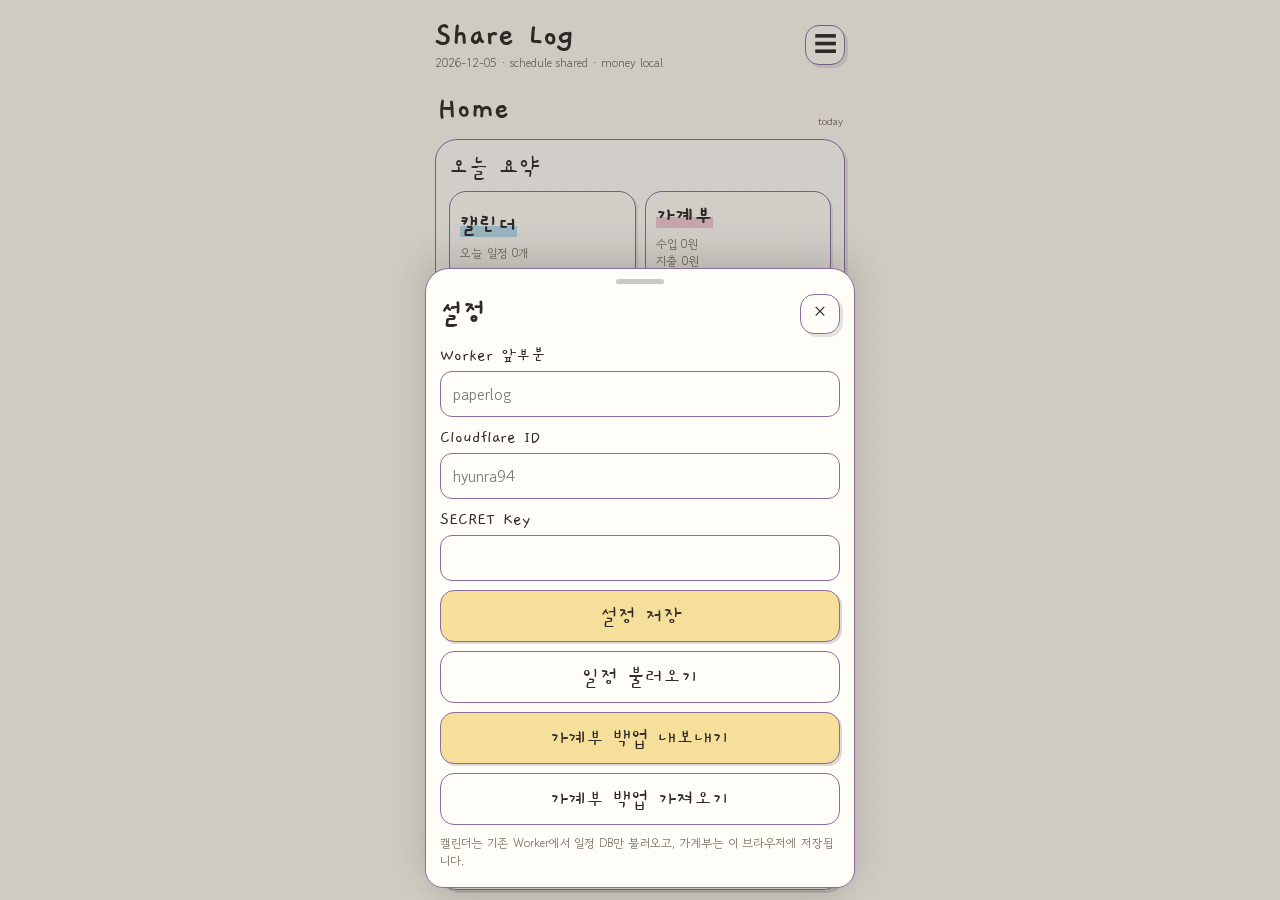
<file: sharelog.html>
<!doctype html>
<html lang="ko">
<head>
  <meta charset="UTF-8">
  <meta name="viewport" content="width=device-width,initial-scale=1,maximum-scale=1,user-scalable=no">
  <meta name="theme-color" content="#fdf8ef">
  <link rel="manifest" href="./sharelog.webmanifest">
  <title>Share Log</title>
  <link rel="preconnect" href="https://fonts.googleapis.com">
  <link rel="preconnect" href="https://fonts.gstatic.com" crossorigin>
  <link href="https://fonts.googleapis.com/css2?family=Gaegu:wght@400;700&family=Gowun+Dodum&family=Patrick+Hand&display=swap" rel="stylesheet">
  <style>
    :root{--paper:#fdf8ef;--card:#fffdf7;--ink:#2f2a28;--sub:#776b63;--line:#8d6c9f;--blue:#b9dced;--pink:#f2c8d2;--green:#cfe3c7;--yellow:#f5df9a;--grid:#dfd2c4;--shadow:3px 3px 0 rgba(47,42,40,.12);--nav:72px}
    *{box-sizing:border-box}html,body{margin:0;min-height:100%;background:var(--paper);color:var(--ink);font-family:'Gowun Dodum',system-ui,sans-serif}
    body:before{content:"";position:fixed;inset:0;pointer-events:none;opacity:.35;background-image:radial-gradient(rgba(141,108,159,.12) 1px,transparent 1px);background-size:18px 18px}
    button,input,select{font:inherit;color:inherit}button{cursor:pointer}
    .app{width:min(100%,430px);margin:0 auto;padding:10px 10px calc(var(--nav) + 28px)}
    .sticky{position:sticky;top:0;z-index:30;background:rgba(253,248,239,.96);backdrop-filter:blur(10px);padding:8px 0}
    .top{display:grid;grid-template-columns:1fr auto;align-items:center;gap:8px}
    h1{margin:0;font-family:'Gaegu';font-size:34px;line-height:1}.sub{margin:2px 0 0;color:var(--sub);font-size:12px}
    .icon{width:40px;height:40px;border:1.6px solid var(--line);border-radius:14px;background:var(--card);box-shadow:var(--shadow);font-family:'Gaegu';font-size:23px;display:grid;place-items:center}
    .page{display:none}.page.on{display:block}
    .title{display:flex;align-items:end;justify-content:space-between;margin:10px 2px 8px}.title h2{margin:0;font-family:'Gaegu';font-size:32px}.title small{color:var(--sub);font-size:11px}
    .card{margin:10px 0;padding:13px;border:1.8px solid var(--line);border-radius:22px;background:rgba(255,253,247,.88);box-shadow:var(--shadow)}
    .divTitle{font-family:'Gaegu';font-size:24px;margin:0 0 8px}
    .grid2{display:grid;grid-template-columns:1fr 1fr;gap:9px}.mini{border:1.5px solid var(--line);border-radius:17px;background:var(--card);padding:10px;box-shadow:2px 2px 0 rgba(47,42,40,.1);text-align:left}
    .mini h3{margin:0 0 4px;font-family:'Gaegu';font-size:23px}.mini p{margin:0;color:var(--sub);font-size:12px;line-height:1.45}.blue{background:linear-gradient(transparent 52%,var(--blue) 0)}.pink{background:linear-gradient(transparent 52%,var(--pink) 0)}.green{background:linear-gradient(transparent 52%,var(--green) 0)}
    .monthBar{position:sticky;top:60px;z-index:25;display:grid;grid-template-columns:40px 1fr auto 40px;gap:7px;align-items:center;margin:9px 0;padding:8px;border:1.7px solid var(--line);border-radius:19px;background:rgba(255,253,247,.96);box-shadow:2px 2px 0 rgba(47,42,40,.1)}
    .monthBtn,.todayBtn{height:35px;border:1.5px solid var(--line);border-radius:13px;background:var(--card);box-shadow:2px 2px 0 rgba(47,42,40,.1);font-family:'Gaegu';font-size:24px}.todayBtn{font-size:16px;border-radius:999px;padding:0 9px;white-space:nowrap}
    .monthTitle{text-align:center;font-family:'Gaegu';font-size:29px;font-weight:700;line-height:1}
    .cal,.moneyCal{display:grid;grid-template-columns:repeat(7,1fr);gap:2px;border:1.7px solid var(--grid);border-radius:20px;overflow:hidden;background:var(--grid);box-shadow:var(--shadow)}
    .wd,.day,.moneyDay{background:var(--card)}.wd{height:26px;display:grid;place-items:center;font-family:'Patrick Hand';font-size:15px}.wd.weekend{color:#b96874}
    .day,.moneyDay{position:relative;min-height:58px;padding:4px;overflow:hidden;border:0;text-align:left}.day.mute,.moneyDay.mute{background:#f4ede3;color:#aaa096}.day.today,.moneyDay.today{outline:2px solid rgba(141,108,159,.55);outline-offset:-2px}
    .num,.moneyNum{position:absolute;top:3px;left:5px;font-family:'Gaegu';font-size:17px;font-weight:700;z-index:3}
    .dots{position:absolute;left:6px;right:6px;bottom:4px;display:flex;gap:3px}.dot{width:7px;height:7px;border:1px solid rgba(47,42,40,.45);border-radius:50%;background:var(--blue)}
    .detail h4{margin:0 0 8px;font-family:'Gaegu';font-size:24px}.scheduleItem{display:grid;grid-template-columns:48px 1fr auto;gap:8px;margin-bottom:8px;font-size:13px}.time{font-family:'Gaegu';font-size:16px;font-weight:700}.time.empty{display:inline-flex;justify-content:center;align-items:center;min-width:34px;border:1px solid rgba(47,42,40,.38);border-radius:999px;background:#fff3d8;color:#7a6a55;font-size:14px}
    .tag{display:inline-flex;border:1px solid rgba(47,42,40,.45);border-radius:999px;padding:1px 6px;background:#fffaf2;color:var(--sub);font-size:10px;white-space:nowrap}.list{list-style:none;margin:0;padding:0}.list li{display:grid;grid-template-columns:1fr auto;gap:8px;align-items:start;padding:8px 0;border-bottom:1px solid rgba(47,42,40,.12);font-size:13px}.list li:last-child{border-bottom:0}.amount{font-family:'Gaegu';font-size:19px;white-space:nowrap}
    .moneySummary{display:grid;grid-template-columns:1fr 1fr;gap:8px}.box{padding:10px;border:1.5px solid var(--line);border-radius:16px;background:rgba(255,255,255,.35)}.box span{display:block;color:var(--sub);font-size:12px}.box strong{display:block;margin-top:3px;font-family:'Gaegu';font-size:24px}.income{color:#4d7f8c}.expense{color:#b55b5b}.moneyDay.incomeOnly{background:#d8edf7}.moneyDay.expenseOnly{background:#f7d8df}.moneyDay.both{background:linear-gradient(135deg,#d8edf7 0 50%,#f7d8df 50%)}
    .fab{position:fixed;right:18px;bottom:calc(var(--nav) + 18px);z-index:44;width:58px;height:58px;border:1.8px solid var(--line);border-radius:50%;background:var(--yellow);box-shadow:var(--shadow);font-family:'Gaegu';font-size:34px}
    .nav{position:fixed;left:50%;bottom:10px;transform:translateX(-50%);width:min(calc(100vw - 20px),410px);height:var(--nav);display:grid;grid-template-columns:repeat(3,1fr);padding:6px;background:rgba(255,253,247,.95);border:1.8px solid var(--line);border-radius:22px;box-shadow:0 8px 24px rgba(47,42,40,.12),3px 3px 0 rgba(47,42,40,.16);z-index:45}
    .navBtn{border:0;background:transparent;border-radius:16px;display:flex;flex-direction:column;align-items:center;justify-content:center;gap:1px;padding:4px 0}.navBtn svg{width:21px;height:21px;stroke:var(--line);stroke-width:1.9;fill:none;stroke-linecap:round;stroke-linejoin:round}.navBtn span{font-family:'Patrick Hand';font-size:clamp(11px,3.1vw,15px)}.navBtn.on{background:linear-gradient(transparent 22%,rgba(244,217,139,.78) 22% 78%,transparent 78%)}
    .sheetBg{position:fixed;inset:0;z-index:60;display:flex;align-items:flex-end;justify-content:center;padding:12px;background:rgba(47,42,40,.22)}.sheetBg[hidden]{display:none}.sheet{width:min(100%,430px);max-height:min(86svh,720px);overflow:auto;background:var(--card);border:1.8px solid var(--line);border-radius:24px 24px 18px 18px;box-shadow:0 -12px 34px rgba(47,42,40,.18);padding:10px 14px 16px}.handle{width:48px;height:5px;border-radius:999px;background:rgba(47,42,40,.25);margin:0 auto 10px}.sheetHead{display:flex;justify-content:space-between;align-items:center;margin-bottom:10px}.sheetHead h3{margin:0;font-family:'Gaegu';font-size:28px}.form{display:grid;gap:9px}.row2{display:grid;grid-template-columns:1fr 1fr;gap:8px}.field{display:grid;gap:4px}.field label{font-family:'Gaegu';font-size:18px}.field input,.field select{width:100%;padding:10px 12px;border:1.5px solid var(--line);border-radius:12px;background:var(--card)}
    .save,.cancel{border:1.7px solid var(--line);border-radius:14px;padding:11px 12px;font-family:'Gaegu';font-size:22px}.save{background:var(--yellow);box-shadow:2px 2px 0 rgba(47,42,40,.16)}.cancel{background:var(--card)}.note{margin:0;color:var(--sub);font-size:12px;line-height:1.55}.actions{display:grid;grid-template-columns:1fr 1fr;gap:8px}
  </style>
</head>
<body>
<div class="app">
  <div class="sticky"><div class="top"><div><h1>Share Log</h1><p class="sub" id="todayText">schedule via worker · money local</p></div><button class="icon" id="openSettings">☰</button></div></div>
  <section id="home" class="page on"><div class="title"><h2>Home</h2><small>today</small></div><article class="card"><div class="divTitle">오늘 요약</div><div class="grid2"><button class="mini jump" data-target="calendar"><h3><span class="blue">캘린더</span></h3><p id="homeCalendar">오늘 일정</p></button><button class="mini jump" data-target="money"><h3><span class="pink">가계부</span></h3><p id="homeMoney">로컬 가계부</p></button><button class="mini" id="backupQuick"><h3><span class="green">백업</span></h3><p>가계부 JSON 저장</p></button><button class="mini" id="reloadCalendar"><h3><span class="blue">동기화</span></h3><p>일정 다시 불러오기</p></button></div></article><article class="card"><div class="divTitle">오늘 일정</div><div id="homeSchedules"></div></article></section>
  <section id="calendar" class="page"><div class="title"><h2>Calendar</h2><small>schedule only</small></div><div class="monthBar"><button class="monthBtn" id="prevCal">‹</button><div class="monthTitle" id="calTitle"></div><button class="todayBtn" id="todayCal">오늘</button><button class="monthBtn" id="nextCal">›</button></div><p class="note" id="syncStatus">일정만 불러옵니다.</p><article class="card"><div class="cal" id="calGrid"></div></article><article class="card"><div class="detail" id="dayDetail"></div></article></section>
  <section id="money" class="page"><div class="title"><h2>Money</h2><small>local only</small></div><div class="monthBar"><button class="monthBtn" id="prevMoney">‹</button><div class="monthTitle" id="moneyTitle"></div><button class="todayBtn" id="todayMoney">오늘</button><button class="monthBtn" id="nextMoney">›</button></div><article class="card"><div class="moneySummary"><div class="box"><span>수입</span><strong class="income" id="moneyIncome">0</strong></div><div class="box"><span>지출</span><strong class="expense" id="moneyExpense">0</strong></div><div class="box"><span>잔액</span><strong id="moneyBalance">0</strong></div><div class="box"><span>낭비</span><strong class="expense" id="moneyWaste">0</strong></div></div></article><article class="card"><div class="moneyCal" id="moneyCal"></div></article><article class="card"><div class="divTitle">이번 달 기록</div><ul class="list" id="moneyList"></ul></article><button class="fab" id="openMoney">＋</button></section>
</div>
<nav class="nav"><button class="navBtn on" data-target="home"><svg viewBox="0 0 24 24"><path d="M5 5.5h14v13H5z"/><path d="M8 9h8M8 12h5M8 15h7"/></svg><span>Home</span></button><button class="navBtn" data-target="calendar"><svg viewBox="0 0 24 24"><path d="M5 6h14v13H5z"/><path d="M8 4v4M16 4v4M5 10h14"/></svg><span>Calendar</span></button><button class="navBtn" data-target="money"><svg viewBox="0 0 24 24"><path d="M5 8h14v10H5z"/><path d="M7 8V6h9v2"/><path d="M15.5 13.5h2"/></svg><span>Money</span></button></nav>
<div class="sheetBg" id="moneySheet" hidden><section class="sheet"><div class="handle"></div><div class="sheetHead"><h3>가계부 입력</h3><button class="icon" id="closeMoney">×</button></div><form class="form" id="moneyForm"><div class="row2"><div class="field"><label>유형</label><select id="moneyType"><option value="expense">지출</option><option value="income">수입</option></select></div><div class="field"><label>날짜</label><input id="moneyDate" type="date" required></div></div><div class="field"><label>내용</label><input id="moneyTitleInput" required autocomplete="off"></div><div class="field"><label>금액</label><input id="moneyAmount" inputmode="numeric" required autocomplete="off"></div><div class="row2"><div class="field"><label>분류</label><input id="moneyCategory" autocomplete="off"></div><div class="field"><label>카드/계좌</label><input id="moneyCard" autocomplete="off"></div></div><label class="tag"><input type="checkbox" id="moneyWasteCheck"> 낭비 지출</label><div class="actions"><button class="cancel" type="button" id="deleteMoney" hidden>삭제</button><button class="save" type="submit">저장</button></div></form></section></div>
<div class="sheetBg" id="settingsSheet" hidden><section class="sheet"><div class="handle"></div><div class="sheetHead"><h3>설정</h3><button class="icon" id="closeSettings">×</button></div><div class="form"><div class="field"><label>Worker 앞부분</label><input id="workerName" placeholder="paperlog"></div><div class="field"><label>Cloudflare ID</label><input id="workerId" placeholder="hyunra94"></div><div class="field"><label>SECRET Key</label><input id="secretKey" type="password"></div><button class="save" id="saveSettings">설정 저장</button><button class="cancel" id="loadCalendarNow">일정 불러오기</button><button class="save" id="exportMoney">가계부 백업 내보내기</button><label class="cancel" style="text-align:center">가계부 백업 가져오기<input type="file" id="importMoney" accept="application/json" hidden></label><p class="note">캘린더는 기존 Worker에서 일정 DB만 불러오고, 가계부는 이 브라우저에 저장됩니다.</p></div></section></div>
<script>
document.addEventListener('DOMContentLoaded',()=>{
const $=s=>document.querySelector(s), $$=s=>[...document.querySelectorAll(s)];
const MONEY_STORE='sharelog.money.v1', CONFIG_STORE='sharelog.paper.config.v1', SECRET_STORE='sharelog.paper.secret.v1';
const today=(()=>{const p=new Intl.DateTimeFormat('en-CA',{timeZone:'Asia/Seoul',year:'numeric',month:'2-digit',day:'2-digit'}).format(new Date()).split('-').map(Number);return new Date(p[0],p[1]-1,p[2])})();
const key=d=>`${d.getFullYear()}-${String(d.getMonth()+1).padStart(2,'0')}-${String(d.getDate()).padStart(2,'0')}`, uid=()=>Date.now().toString(36)+Math.random().toString(36).slice(2,7), won=n=>Number(n||0).toLocaleString('ko-KR');
let schedules=[], calView=new Date(today.getFullYear(),today.getMonth(),1), selected=key(today), moneyView=new Date(today.getFullYear(),today.getMonth(),1), money=loadMoney(), editingMoney='';
function loadMoney(){try{return JSON.parse(localStorage.getItem(MONEY_STORE)||'[]')}catch{return []}}
function saveMoney(){localStorage.setItem(MONEY_STORE,JSON.stringify(money));renderMoney();renderHome()}
function getConfig(){let c={};try{c=JSON.parse(localStorage.getItem(CONFIG_STORE)||'{}')}catch{}return {...c,secret:localStorage.getItem(SECRET_STORE)||''}}
function setConfig(c){localStorage.setItem(CONFIG_STORE,JSON.stringify({workerName:c.workerName,workerId:c.workerId}));localStorage.setItem(SECRET_STORE,c.secret)}
function apiBase(){const c=getConfig();if(!c.workerName||!c.workerId)throw new Error('Worker 설정이 필요합니다.');return `https://${c.workerName}.${c.workerId}.workers.dev`}
function paperFetch(path){const c=getConfig();if(!c.secret)throw new Error('SECRET Key가 필요합니다.');return fetch(apiBase()+path,{headers:{'x-paper-key':c.secret}})}
function page(id){$$('.page').forEach(p=>p.classList.toggle('on',p.id===id));$$('.navBtn').forEach(b=>b.classList.toggle('on',b.dataset.target===id));scrollTo({top:0,behavior:'smooth'})}
function monthKey(d){return `${d.getFullYear()}-${String(d.getMonth()+1).padStart(2,'0')}`}
function monthTitle(d){return `${d.getFullYear()}년 ${d.getMonth()+1}월`}
function range(view){const f=new Date(view.getFullYear(),view.getMonth(),1), t=new Date(view.getFullYear(),view.getMonth()+1,0);return {from:key(f),to:key(t)}}
function byDate(k){return schedules.filter(x=>k>=x.date&&k<=(x.endDate||x.date))}
function esc(s){return String(s||'').replace(/&/g,'&amp;').replace(/</g,'&lt;').replace(/>/g,'&gt;')}
async function loadSchedules(silent=false){try{if(!silent)$('#syncStatus').textContent='일정 불러오는 중...';const r=range(calView), qs=new URLSearchParams({from:r.from,to:r.to,includeCanceled:'false'});const res=await paperFetch(`/api/calendar?${qs}`);const data=await res.json().catch(()=>({}));if(!res.ok||data.ok===false)throw new Error(data.message||data.error||'일정 불러오기 실패');schedules=(data.schedules||[]).filter(x=>x.date).map(x=>({id:x.id,url:x.url,date:String(x.date).slice(0,10),endDate:String(x.endDate||x.date).slice(0,10),time:x.time||'',title:x.title||'(제목 없음)',category:x.category||x.subject||'일정',canceled:!!x.canceled,projectIds:x.projectIds||[]}));renderCalendar();renderHome();$('#syncStatus').textContent=`일정 ${schedules.length}개 불러옴`;}catch(e){$('#syncStatus').textContent='불러오기 실패: '+e.message;console.warn(e)}}
function renderHome(){const d=byDate(key(today));$('#homeCalendar').textContent=`오늘 일정 ${d.length}개`;$('#homeSchedules').innerHTML=d.length?d.map(scheduleHTML).join(''):'<p class="note">오늘 일정이 없어요.</p>';const m=money.filter(x=>x.date&&x.date.slice(0,7)===monthKey(today));const inc=m.filter(x=>x.type==='income').reduce((a,b)=>a+Number(b.amount||0),0), exp=m.filter(x=>x.type==='expense').reduce((a,b)=>a+Number(b.amount||0),0);$('#homeMoney').innerHTML=`수입 ${won(inc)}원<br>지출 ${won(exp)}원`}
function scheduleHTML(x){return `<div class="scheduleItem"><span class="time ${x.time?'':'empty'}">${x.time||'종일'}</span><span>${esc(x.title)} <span class="tag">${esc(x.category)}</span></span>${x.url?`<a href="${x.url}" target="_blank" rel="noopener">↗</a>`:'<span></span>'}</div>`}
function renderCalendar(){const root=$('#calGrid');$('#calTitle').textContent=monthTitle(calView);root.innerHTML='';['mon','tue','wed','thu','fri','sat','sun'].forEach(x=>root.insertAdjacentHTML('beforeend',`<div class="wd ${x==='sat'||x==='sun'?'weekend':''}">${x}</div>`));const first=new Date(calView.getFullYear(),calView.getMonth(),1),start=new Date(first);start.setDate(first.getDate()-((first.getDay()+6)%7));for(let i=0;i<42;i++){const d=new Date(start);d.setDate(start.getDate()+i);const k=key(d), v=byDate(k);root.insertAdjacentHTML('beforeend',`<button class="day ${d.getMonth()!==calView.getMonth()?'mute':''} ${k===key(today)?'today':''}" data-date="${k}"><span class="num">${d.getDate()}</span><div class="dots">${v.length?'<span class="dot"></span>':''}</div></button>`)}renderDetail()}
function renderDetail(){const v=byDate(selected), d=new Date(selected+'T00:00:00');$('#dayDetail').innerHTML=`<h4>${d.getMonth()+1}/${d.getDate()}</h4>${v.length?v.map(scheduleHTML).join(''):'<p class="note">일정이 없어요.</p>'}`}
function renderMoney(){const m=money.filter(x=>x.date&&x.date.slice(0,7)===monthKey(moneyView));$('#moneyTitle').textContent=monthTitle(moneyView);const inc=m.filter(x=>x.type==='income').reduce((a,b)=>a+Number(b.amount||0),0), exp=m.filter(x=>x.type==='expense').reduce((a,b)=>a+Number(b.amount||0),0), waste=m.filter(x=>x.type==='expense'&&x.waste).reduce((a,b)=>a+Number(b.amount||0),0);$('#moneyIncome').textContent='+'+won(inc);$('#moneyExpense').textContent='-'+won(exp);$('#moneyBalance').textContent=(inc-exp>=0?'+':'-')+won(Math.abs(inc-exp));$('#moneyWaste').textContent='-'+won(waste);renderMoneyCal(m);$('#moneyList').innerHTML=m.sort((a,b)=>b.date.localeCompare(a.date)).map(x=>`<li data-money-id="${x.id}"><span><strong>${esc(x.title)}</strong><br><small>${x.date} · ${esc(x.category||'분류 없음')}${x.card?' · '+esc(x.card):''}</small></span><span class="amount ${x.type==='income'?'income':'expense'}">${x.type==='income'?'+':'-'}${won(x.amount)}</span></li>`).join('')||'<li><span>기록이 없어요.</span></li>'}
function renderMoneyCal(records){const root=$('#moneyCal');root.innerHTML='';['mon','tue','wed','thu','fri','sat','sun'].forEach(x=>root.insertAdjacentHTML('beforeend',`<div class="wd ${x==='sat'||x==='sun'?'weekend':''}">${x}</div>`));const first=new Date(moneyView.getFullYear(),moneyView.getMonth(),1),start=new Date(first);start.setDate(first.getDate()-((first.getDay()+6)%7));for(let i=0;i<42;i++){const d=new Date(start);d.setDate(start.getDate()+i);const k=key(d), day=records.filter(x=>x.date===k), inc=day.some(x=>x.type==='income'), exp=day.some(x=>x.type==='expense');root.insertAdjacentHTML('beforeend',`<button class="moneyDay ${inc&&exp?'both':inc?'incomeOnly':exp?'expenseOnly':''} ${d.getMonth()!==moneyView.getMonth()?'mute':''} ${k===key(today)?'today':''}"><span class="moneyNum">${d.getDate()}</span></button>`)}}
function openMoney(id=''){editingMoney=id;const x=money.find(m=>m.id===id);$('#deleteMoney').hidden=!id;$('#moneyDate').value=x?.date||key(today);$('#moneyType').value=x?.type||'expense';$('#moneyTitleInput').value=x?.title||'';$('#moneyAmount').value=x?.amount||'';$('#moneyCategory').value=x?.category||'';$('#moneyCard').value=x?.card||'';$('#moneyWasteCheck').checked=!!x?.waste;$('#moneySheet').hidden=false}
function saveMoneyEntry(e){e.preventDefault();const obj={id:editingMoney||uid(),date:$('#moneyDate').value,type:$('#moneyType').value,title:$('#moneyTitleInput').value.trim(),amount:Number(String($('#moneyAmount').value).replace(/,/g,'')||0),category:$('#moneyCategory').value.trim(),card:$('#moneyCard').value.trim(),waste:$('#moneyWasteCheck').checked};const i=money.findIndex(x=>x.id===obj.id);if(i>=0)money[i]=obj;else money.push(obj);$('#moneySheet').hidden=true;saveMoney()}
function exportMoney(){const blob=new Blob([JSON.stringify({version:1,money},null,2)],{type:'application/json'});const a=document.createElement('a');a.href=URL.createObjectURL(blob);a.download=`sharelog-money-${key(today)}.json`;a.click();URL.revokeObjectURL(a.href)}
function importMoney(file){const r=new FileReader();r.onload=()=>{try{const data=JSON.parse(r.result);money=Array.isArray(data)?data:(data.money||[]);saveMoney();alert('복원했어요.')}catch(e){alert('복원 실패: '+e.message)}};r.readAsText(file)}
$$('.navBtn').forEach(b=>b.onclick=()=>page(b.dataset.target));$$('.jump').forEach(b=>b.onclick=()=>page(b.dataset.target));$('#prevCal').onclick=()=>{calView=new Date(calView.getFullYear(),calView.getMonth()-1,1);schedules=[];renderCalendar();loadSchedules(true)};$('#nextCal').onclick=()=>{calView=new Date(calView.getFullYear(),calView.getMonth()+1,1);schedules=[];renderCalendar();loadSchedules(true)};$('#todayCal').onclick=()=>{calView=new Date(today.getFullYear(),today.getMonth(),1);selected=key(today);loadSchedules(false)};$('#calGrid').onclick=e=>{const d=e.target.closest('[data-date]');if(d){selected=d.dataset.date;renderDetail()}};$('#reloadCalendar').onclick=()=>loadSchedules(false);$('#prevMoney').onclick=()=>{moneyView=new Date(moneyView.getFullYear(),moneyView.getMonth()-1,1);renderMoney()};$('#nextMoney').onclick=()=>{moneyView=new Date(moneyView.getFullYear(),moneyView.getMonth()+1,1);renderMoney()};$('#todayMoney').onclick=()=>{moneyView=new Date(today.getFullYear(),today.getMonth(),1);renderMoney()};$('#openMoney').onclick=()=>openMoney();$('#closeMoney').onclick=()=>$('#moneySheet').hidden=true;$('#moneyForm').onsubmit=saveMoneyEntry;$('#moneyList').onclick=e=>{const li=e.target.closest('[data-money-id]');if(li)openMoney(li.dataset.moneyId)};$('#deleteMoney').onclick=()=>{money=money.filter(x=>x.id!==editingMoney);$('#moneySheet').hidden=true;saveMoney()};$('#openSettings').onclick=()=>{const c=getConfig();$('#workerName').value=c.workerName||'';$('#workerId').value=c.workerId||'';$('#secretKey').value=c.secret||'';$('#settingsSheet').hidden=false};$('#closeSettings').onclick=()=>$('#settingsSheet').hidden=true;$('#saveSettings').onclick=()=>{setConfig({workerName:$('#workerName').value.trim(),workerId:$('#workerId').value.trim(),secret:$('#secretKey').value.trim()});$('#settingsSheet').hidden=true;loadSchedules(false)};$('#loadCalendarNow').onclick=()=>loadSchedules(false);$('#exportMoney').onclick=exportMoney;$('#backupQuick').onclick=exportMoney;$('#importMoney').onchange=e=>{if(e.target.files[0])importMoney(e.target.files[0])};$('#todayText').textContent=`${key(today)} · schedule shared · money local`;renderCalendar();renderMoney();renderHome();if(getConfig().workerName&&getConfig().workerId&&getConfig().secret)loadSchedules(true);else setTimeout(()=>$('#openSettings').click(),250);if('serviceWorker' in navigator)navigator.serviceWorker.register('./sharelog-sw.js').catch(()=>{});
});
</script>
</body>
</html>
</file>
